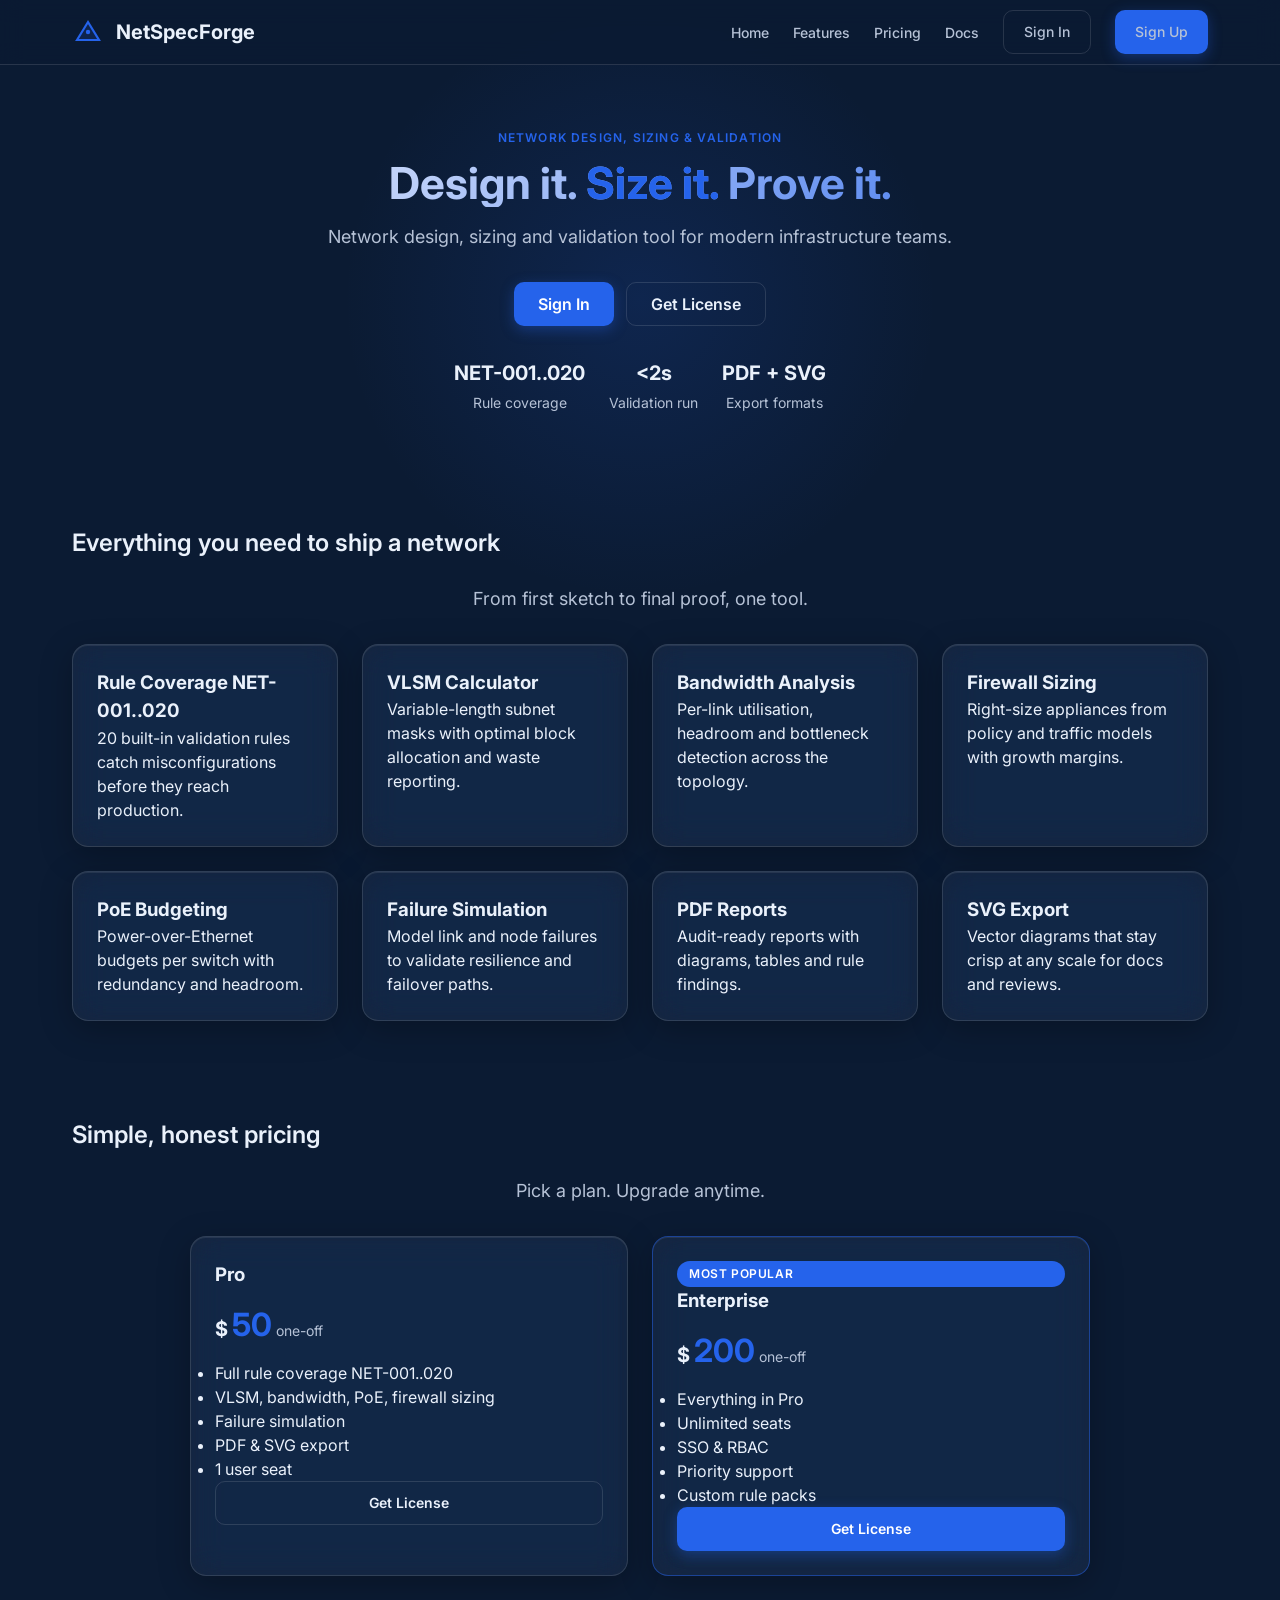
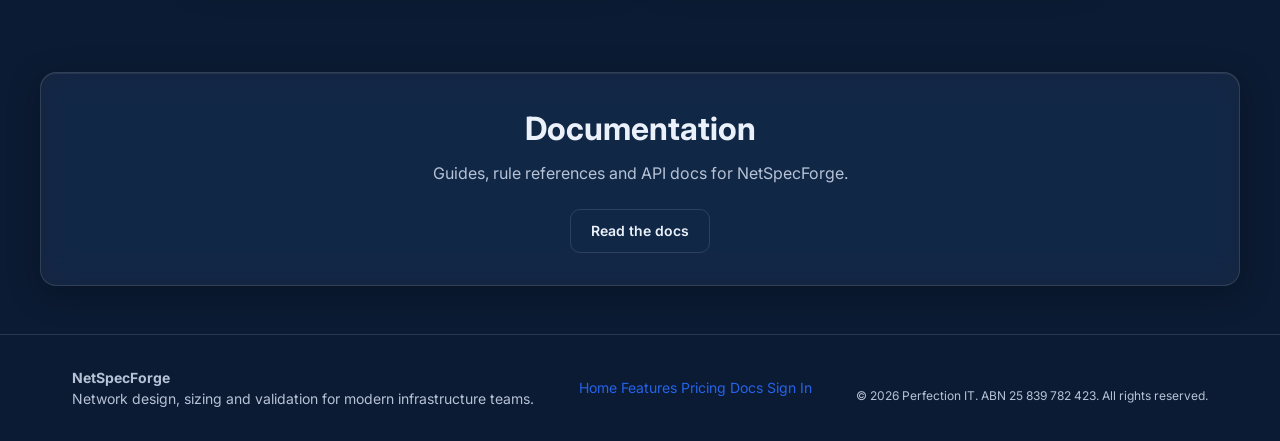
<file: index.html>
<!-- redeploy trigger -->

<!-- redeploy trigger -->
<html lang="en">
<head>
<meta charset="utf-8">
<meta name="viewport" content="width=device-width,initial-scale=1">
<meta name="description" content="NetSpecForge — network design, sizing and validation tool for modern infrastructure teams.">
<title>NetSpecForge — Design it. Size it. Prove it.</title>
<link rel="preconnect" href="https://fonts.googleapis.com">
<link rel="preconnect" href="https://fonts.gstatic.com" crossorigin>
<link href="https://fonts.googleapis.com/css2?family=Inter:wght@400;500;600;700;800&display=swap" rel="stylesheet">
<link rel="stylesheet" href="style.css">
</head>
<body>
<a class="skip-link" href="#main">Skip to content</a>

<header class="nav">
  <div class="container nav-inner">
    <a class="brand" href="index.html" aria-label="NetSpecForge home">
      <span class="brand-mark" aria-hidden="true">
        <svg width="28" height="28" viewBox="0 0 28 28" fill="none"><path d="M3 22 L14 4 L25 22 Z" stroke="#2563EB" stroke-width="2.2" fill="rgba(37,99,235,0.15)"/><circle cx="14" cy="14" r="2.2" fill="#2563EB"/></svg>
      </span>
      <span>NetSpecForge</span>
    </a>
    <nav aria-label="Primary">
      <button class="hamburger" id="hamburger" aria-label="Toggle menu" aria-expanded="false" aria-controls="nav-links">
        <span></span><span></span><span></span>
      </button>
      <ul class="nav-links" id="nav-links">
        <li><a href="index.html">Home</a></li>
        <li><a href="index.html#features">Features</a></li>
        <li><a href="index.html#pricing">Pricing</a></li>
        <li><a href="index.html#docs">Docs</a></li>
        <li><a href="https://licensing.netspecforge.perfection-it.com/signin.html" class="btn btn-ghost">Sign In</a></li>
        <li><a href="https://licensing.netspecforge.perfection-it.com/register.html" class="btn btn-primary">Sign Up</a></li>
      </ul>
    </nav>
  </div>
</header>

<main id="main">
  <section id="home" class="hero">
    <div class="container hero-inner">
      <span class="eyebrow reveal">Network design, sizing &amp; validation</span>
      <h1 class="reveal">Design it. <span class="accent">Size it.</span> Prove it.</h1>
      <p class="subhead reveal">Network design, sizing and validation tool for modern infrastructure teams.</p>
      <div class="hero-ctas reveal">
        <a class="btn btn-primary btn-lg" href="https://licensing.netspecforge.perfection-it.com/signin.html">Sign In</a>
        <a class="btn btn-outline btn-lg" href="https://licensing.netspecforge.perfection-it.com/signin.html">Get License</a>
      </div>
      <div class="hero-stats reveal">
        <div><strong>NET-001..020</strong> <span>Rule coverage</span></div>
        <div><strong>&lt;2s</strong> <span>Validation run</span></div>
        <div><strong>PDF + SVG</strong> <span>Export formats</span></div>
      </div>
    </div>
    <div class="hero-glow" aria-hidden="true"></div>
  </section>

  

  <section id="features" class="features">
    <div class="container">
      <h2 class="section-title reveal">Everything you need to ship a network</h2>
      <p class="section-sub reveal">From first sketch to final proof, one tool.</p>
      <div class="grid features-grid">
        <article class="card glass reveal"><h3>Rule Coverage NET-001..020</h3><p>20 built-in validation rules catch misconfigurations before they reach production.</p></article>
        <article class="card glass reveal"><h3>VLSM Calculator</h3><p>Variable-length subnet masks with optimal block allocation and waste reporting.</p></article>
        <article class="card glass reveal"><h3>Bandwidth Analysis</h3><p>Per-link utilisation, headroom and bottleneck detection across the topology.</p></article>
        <article class="card glass reveal"><h3>Firewall Sizing</h3><p>Right-size appliances from policy and traffic models with growth margins.</p></article>
        <article class="card glass reveal"><h3>PoE Budgeting</h3><p>Power-over-Ethernet budgets per switch with redundancy and headroom.</p></article>
        <article class="card glass reveal"><h3>Failure Simulation</h3><p>Model link and node failures to validate resilience and failover paths.</p></article>
        <article class="card glass reveal"><h3>PDF Reports</h3><p>Audit-ready reports with diagrams, tables and rule findings.</p></article>
        <article class="card glass reveal"><h3>SVG Export</h3><p>Vector diagrams that stay crisp at any scale for docs and reviews.</p></article>
      </div>
    </div>
  </section>

  <section id="pricing" class="pricing">
    <div class="container">
      <h2 class="section-title reveal">Simple, honest pricing</h2>
      <p class="section-sub reveal">Pick a plan. Upgrade anytime.</p>
      <div class="grid pricing-grid">
        <article class="card glass pricing-card reveal">
          <h3>Pro</h3>
          <div class="price"><span class="currency">$</span>50<span class="period"> one-off</span></div>
          <ul>
            <li>Full rule coverage NET-001..020</li>
            <li>VLSM, bandwidth, PoE, firewall sizing</li>
            <li>Failure simulation</li>
            <li>PDF &amp; SVG export</li>
            <li>1 user seat</li>
          </ul>
          <a class="btn btn-outline" href="https://licensing.netspecforge.perfection-it.com/signin.html">Get License</a>
        </article>
        <article class="card glass pricing-card featured reveal">
          <span class="badge">Most popular</span>
          <h3>Enterprise</h3>
          <div class="price"><span class="currency">$</span>200<span class="period"> one-off</span></div>
          <ul>
            <li>Everything in Pro</li>
            <li>Unlimited seats</li>
            <li>SSO &amp; RBAC</li>
            <li>Priority support</li>
            <li>Custom rule packs</li>
          </ul>
          <a class="btn btn-primary" href="https://licensing.netspecforge.perfection-it.com/signin.html">Get License</a>
        </article>
      </div>
    </div>
  </section>

  <section id="docs" class="docs">
    <div class="container glass docs-box reveal">
      <h2>Documentation</h2>
      <p>Guides, rule references and API docs for NetSpecForge.</p>
      <a class="btn btn-outline" href="docs.html">Read the docs</a>
    </div>
  </section>
</main>

<footer class="footer">
  <div class="container footer-inner">
    <div>
      <strong>NetSpecForge</strong>
      <p>Network design, sizing and validation for modern infrastructure teams.</p>
    </div>
    <nav aria-label="Footer">
      <a href="index.html">Home</a>
      <a href="index.html#features">Features</a>
      <a href="index.html#pricing">Pricing</a>
      <a href="index.html#docs">Docs</a>
      <a href="https://licensing.netspecforge.perfection-it.com/signin.html">Sign In</a>
    </nav>
    <p class="copy">&copy; <span id="year"></span> Perfection IT. ABN 25 839 782 423. All rights reserved.</p>
  </div>
</footer>

<script>
  // Mobile menu
  const ham = document.getElementById('hamburger');
  const links = document.getElementById('nav-links');
  const nav = document.querySelector('.nav');
  ham.addEventListener('click', () => {
    const open = links.classList.toggle('open');
    nav.classList.toggle('open', open);
    ham.setAttribute('aria-expanded', String(open));
  });
  links.querySelectorAll('a').forEach(a => a.addEventListener('click', () => {
    links.classList.remove('open');
    nav.classList.remove('open');
    ham.setAttribute('aria-expanded', 'false');
  }));

  // Year
  document.getElementById('year').textContent = new Date().getFullYear();

  // Smooth scroll (native already via CSS, but enhance offset)
  document.querySelectorAll('a[href^="#"]').forEach(a => {
    a.addEventListener('click', e => {
      const id = a.getAttribute('href');
      if (id.length > 1) {
        const el = document.querySelector(id);
        if (el) { e.preventDefault(); el.scrollIntoView({ behavior: 'smooth', block: 'start' }); }
      }
    });
  });

  // Reveal on scroll
  const io = new IntersectionObserver((entries) => {
    entries.forEach(e => { if (e.isIntersecting) { e.target.classList.add('visible'); io.unobserve(e.target); } });
  }, { threshold: 0.12, rootMargin: '0px 0px -40px 0px' });
  document.querySelectorAll('.reveal').forEach(el => io.observe(el));
</script>
</body>
</html>
</file>
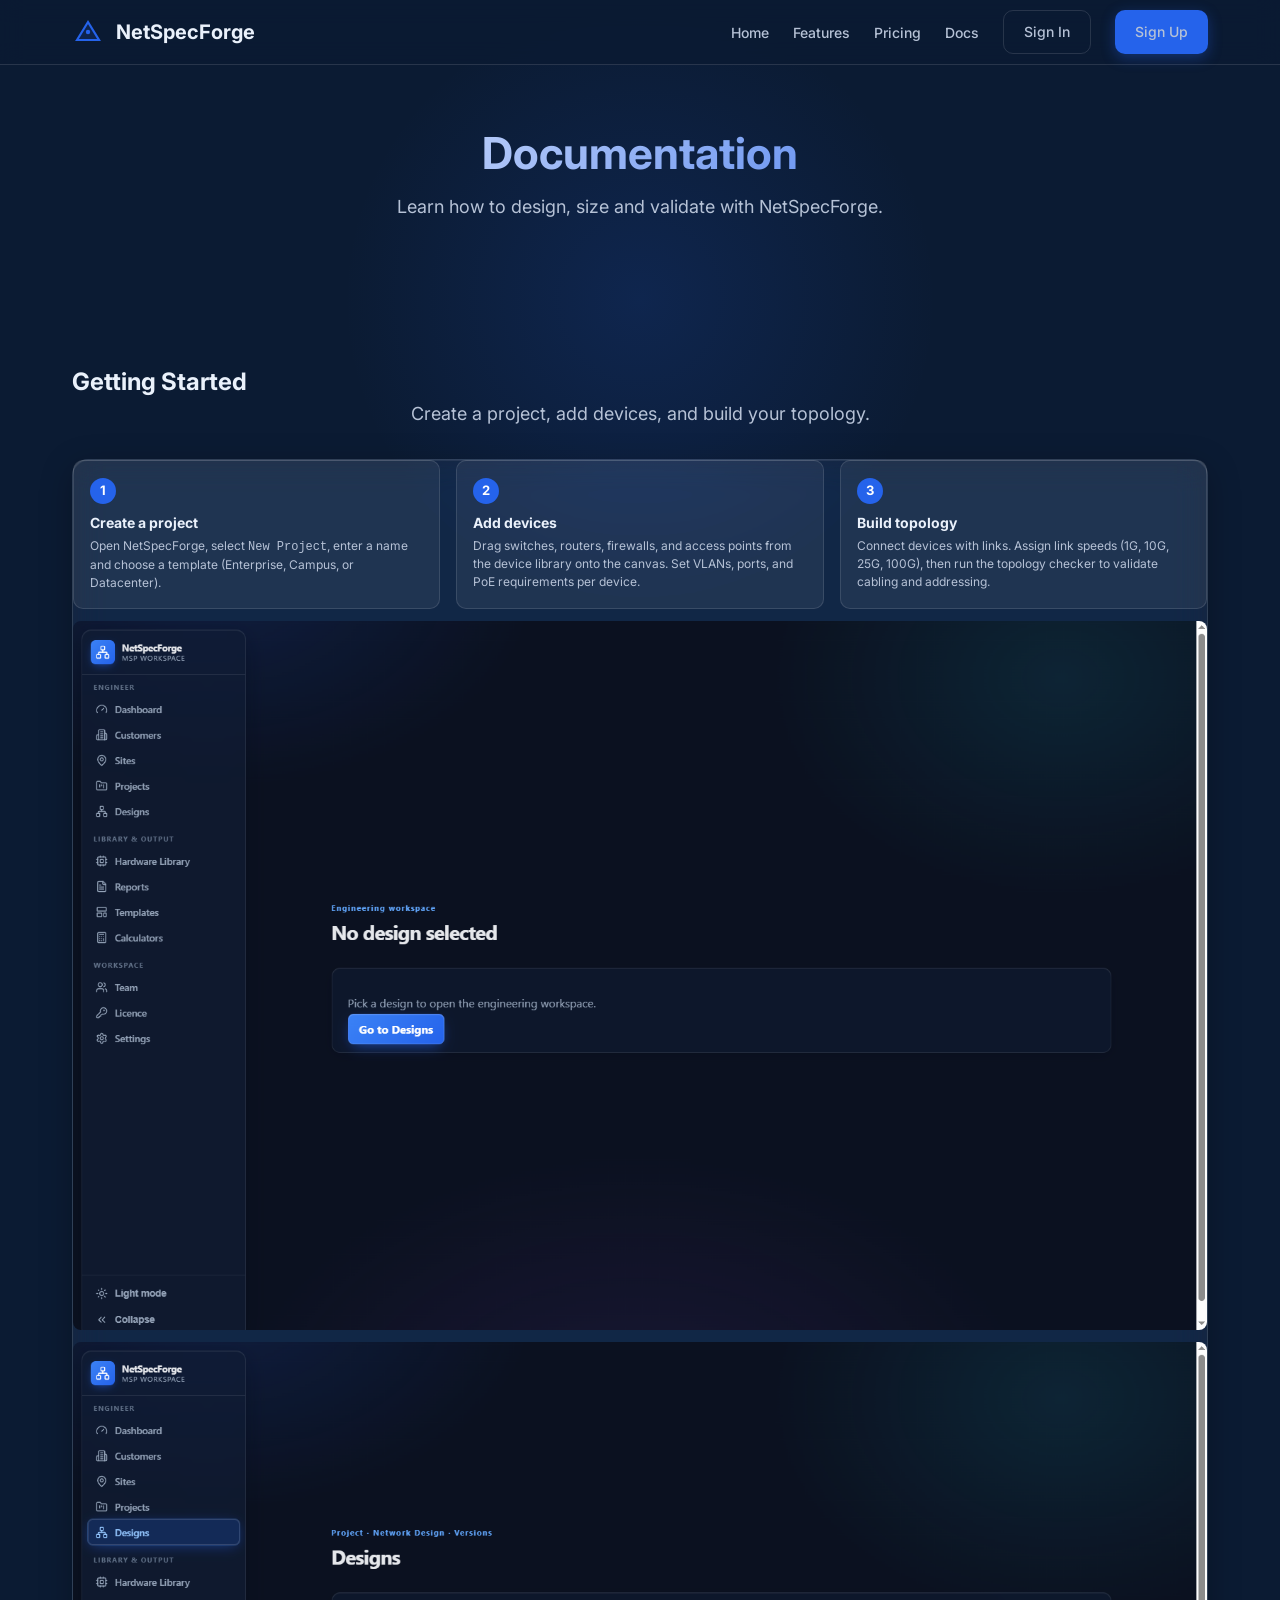
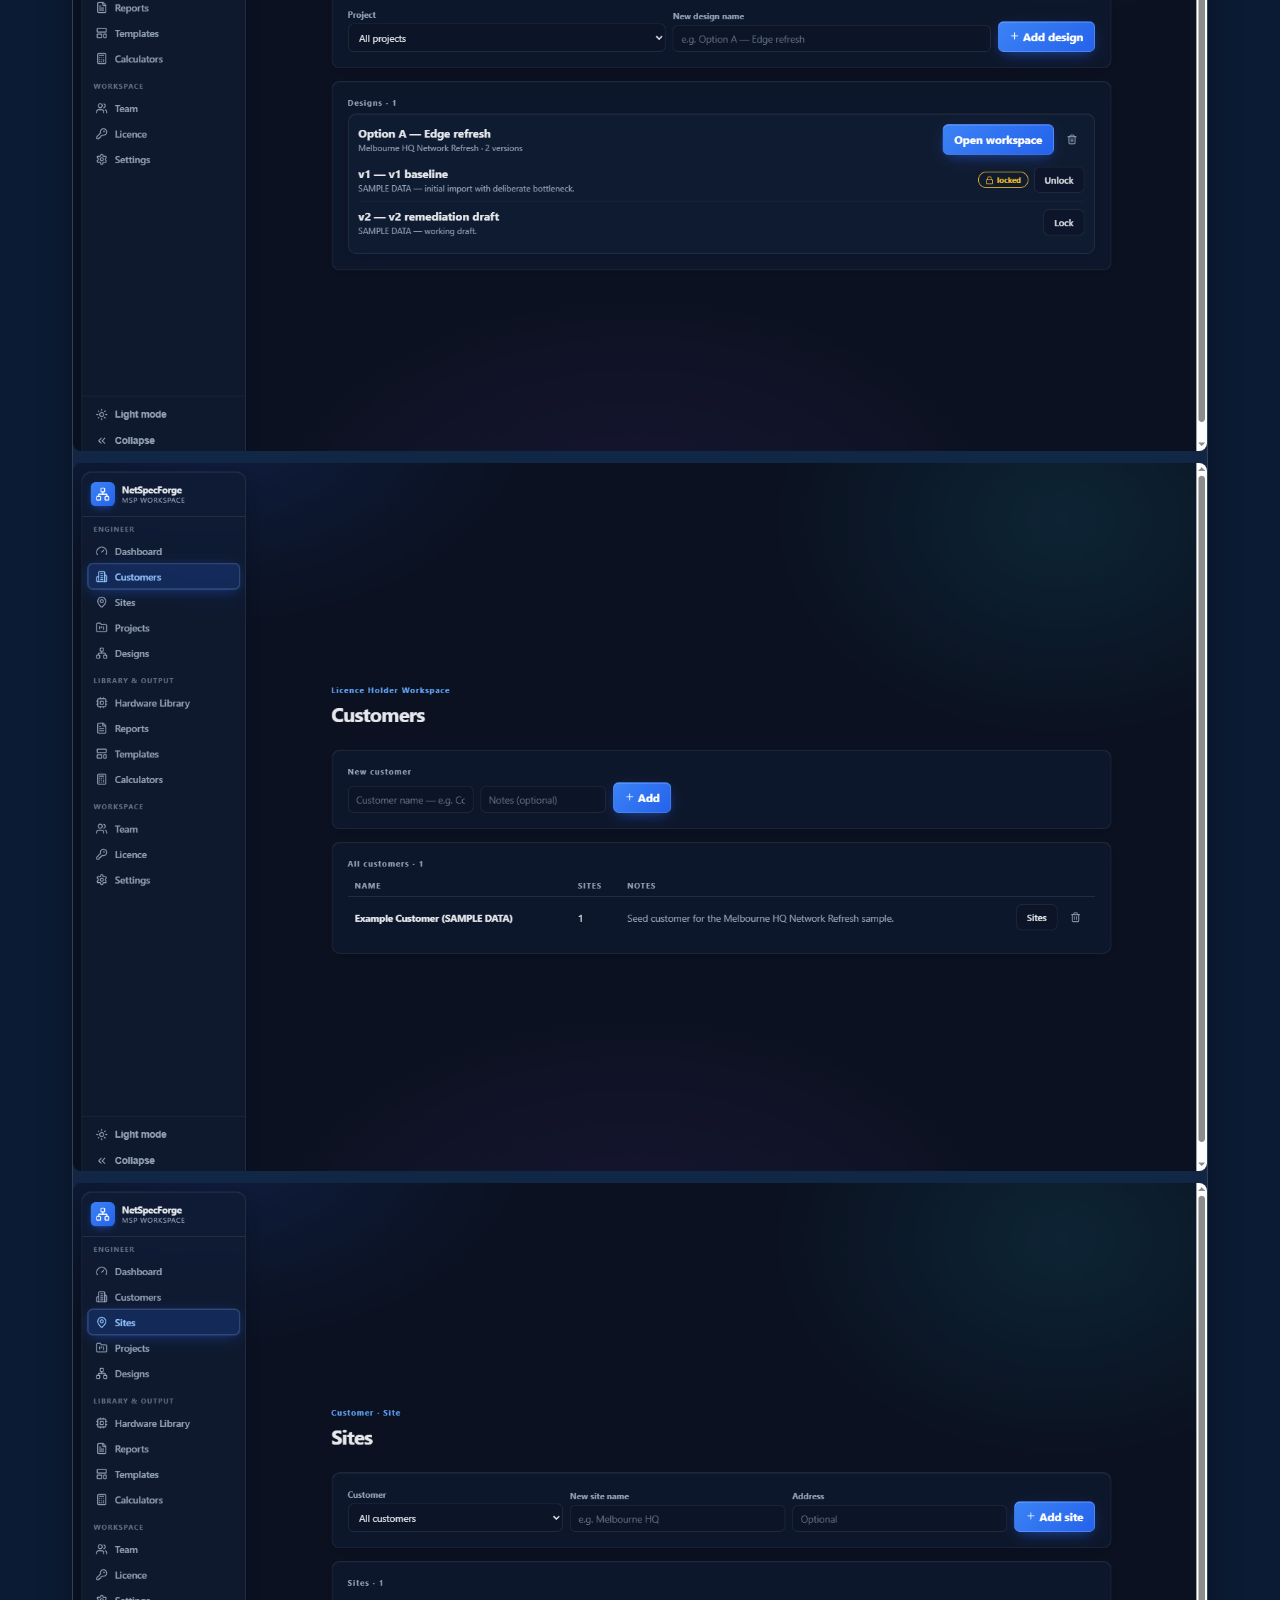
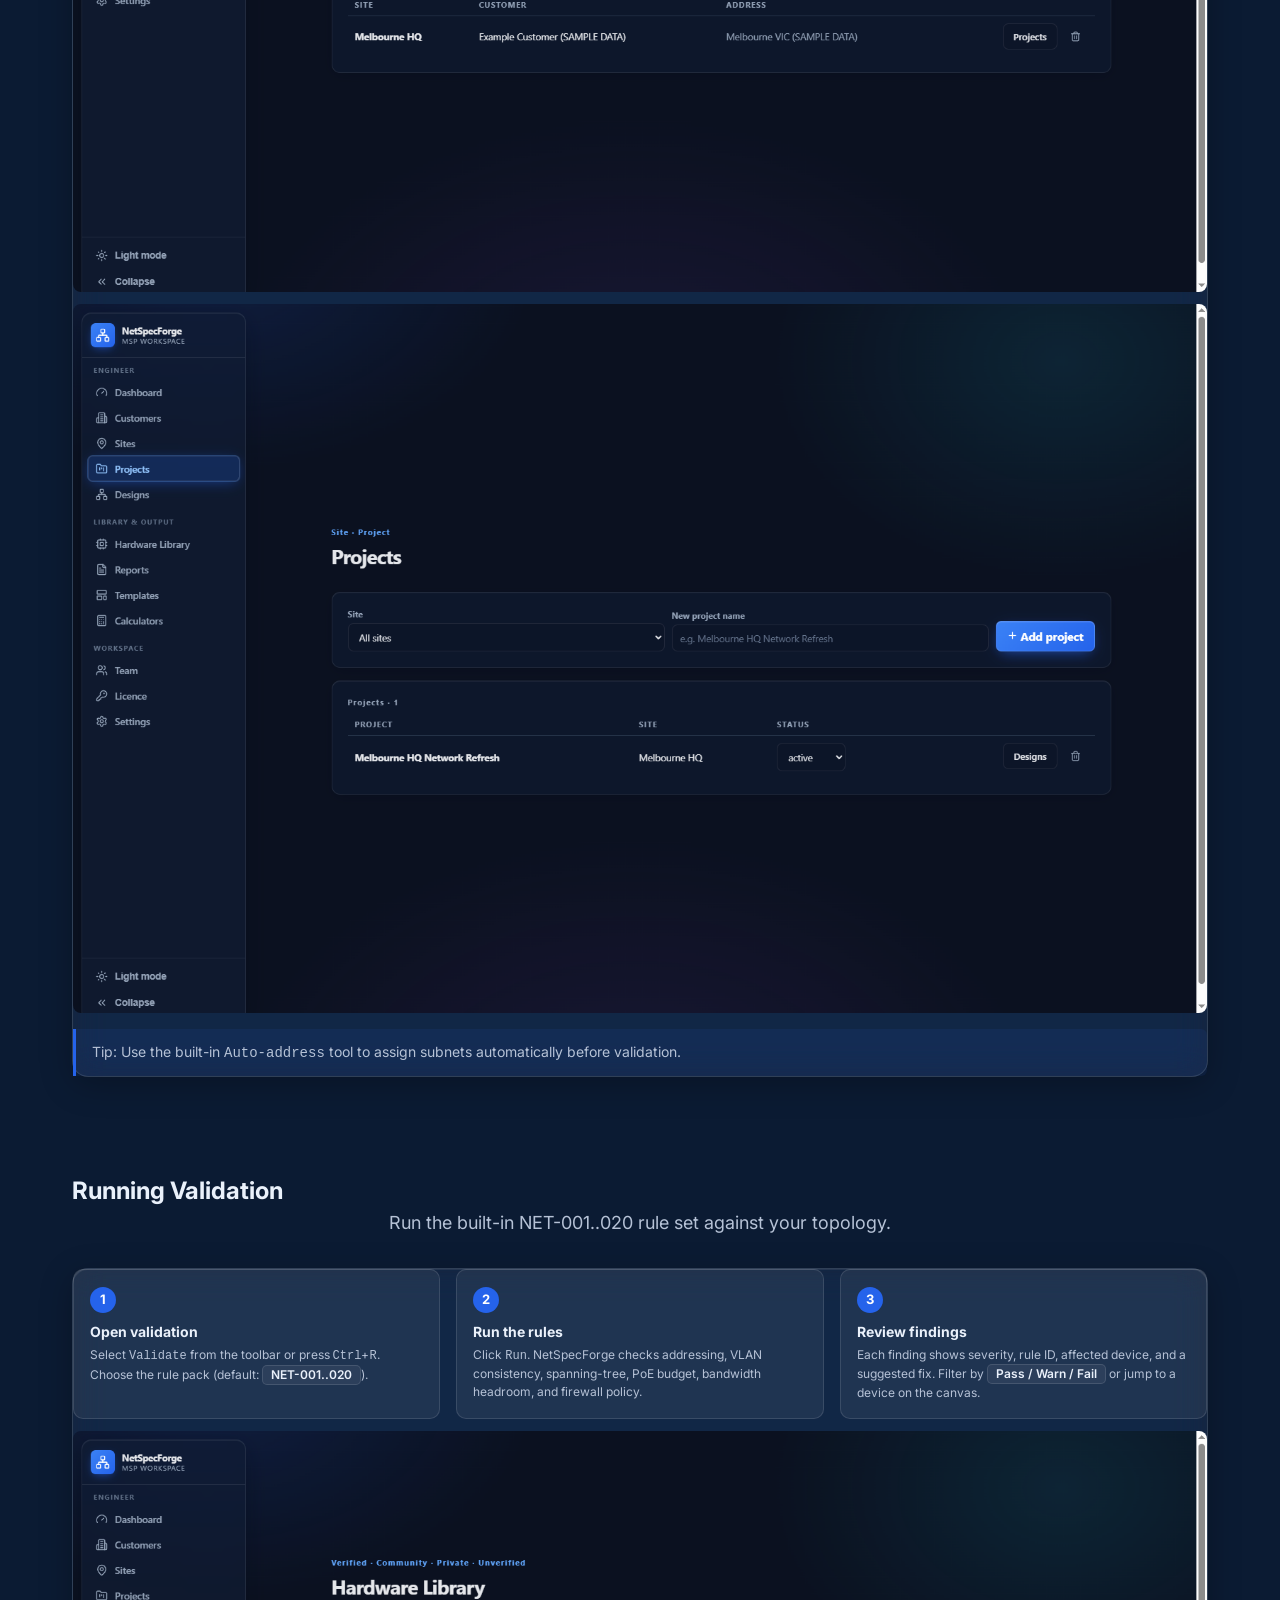
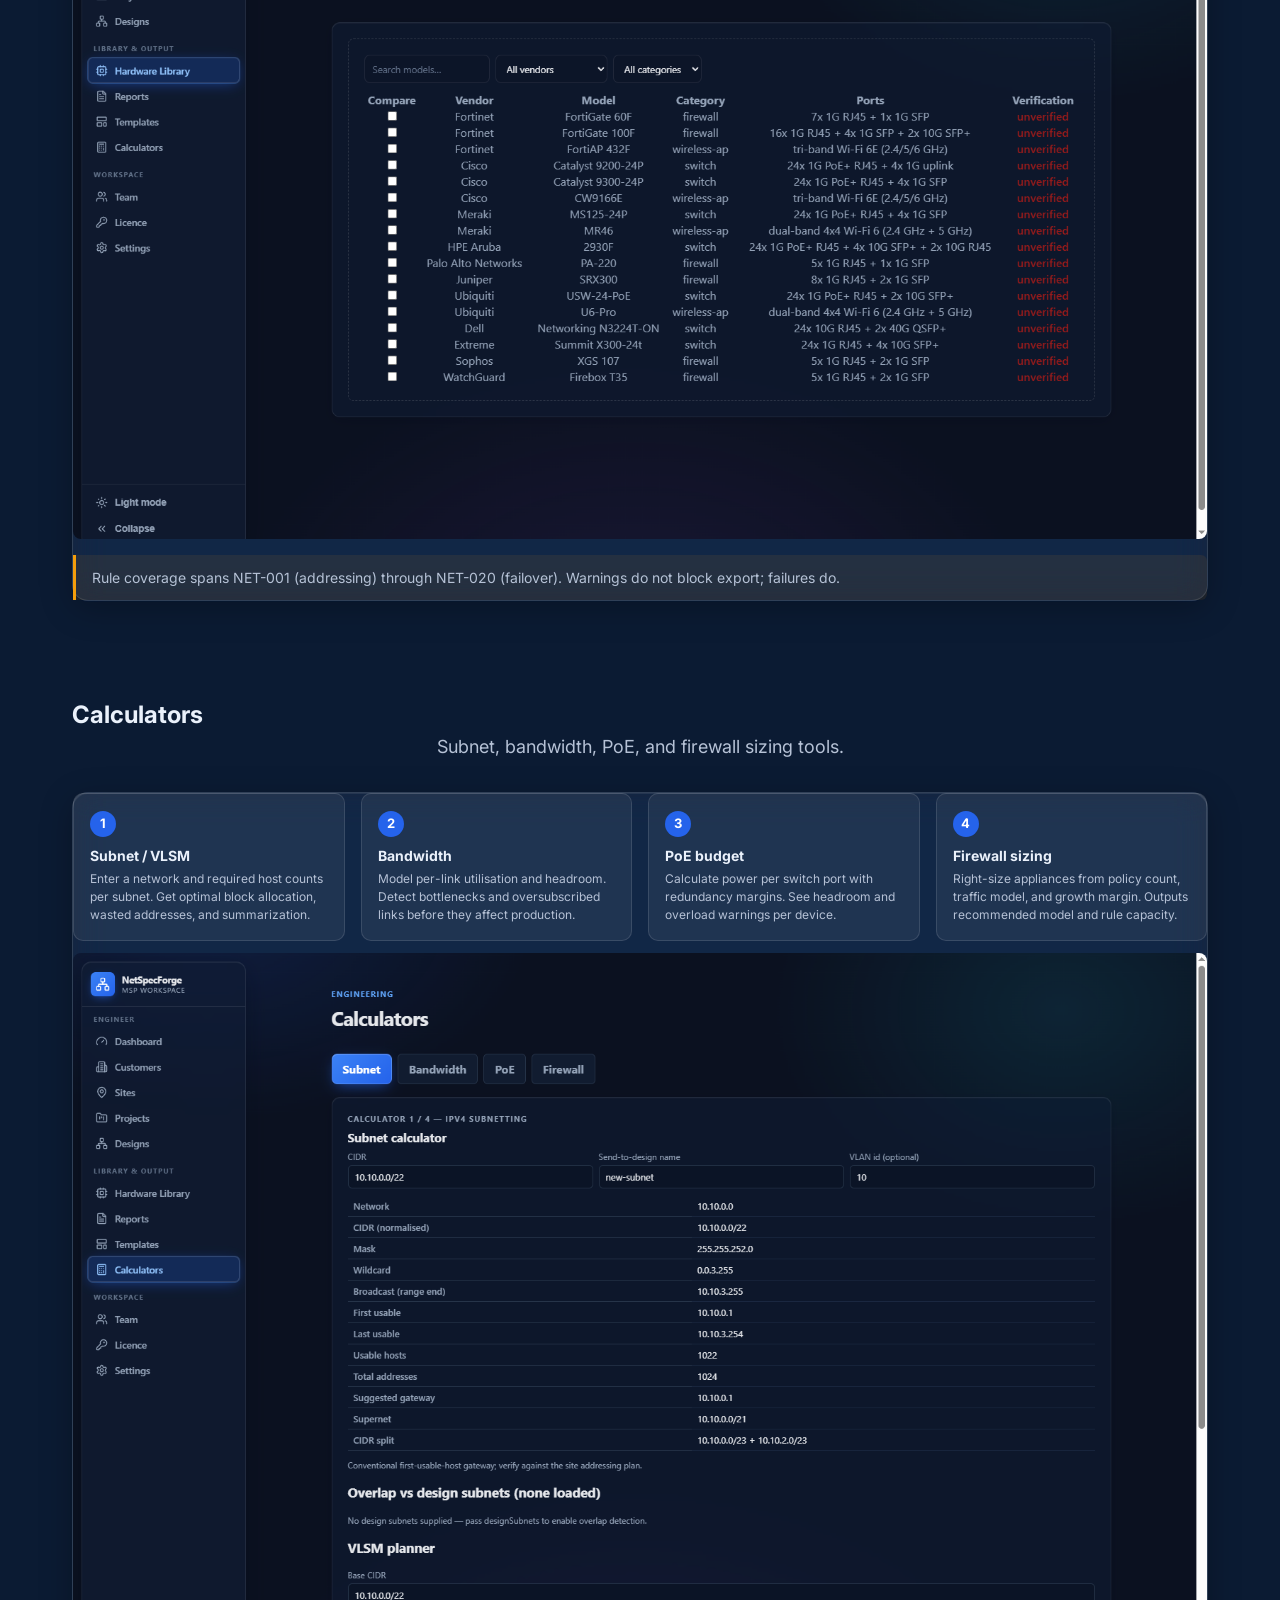
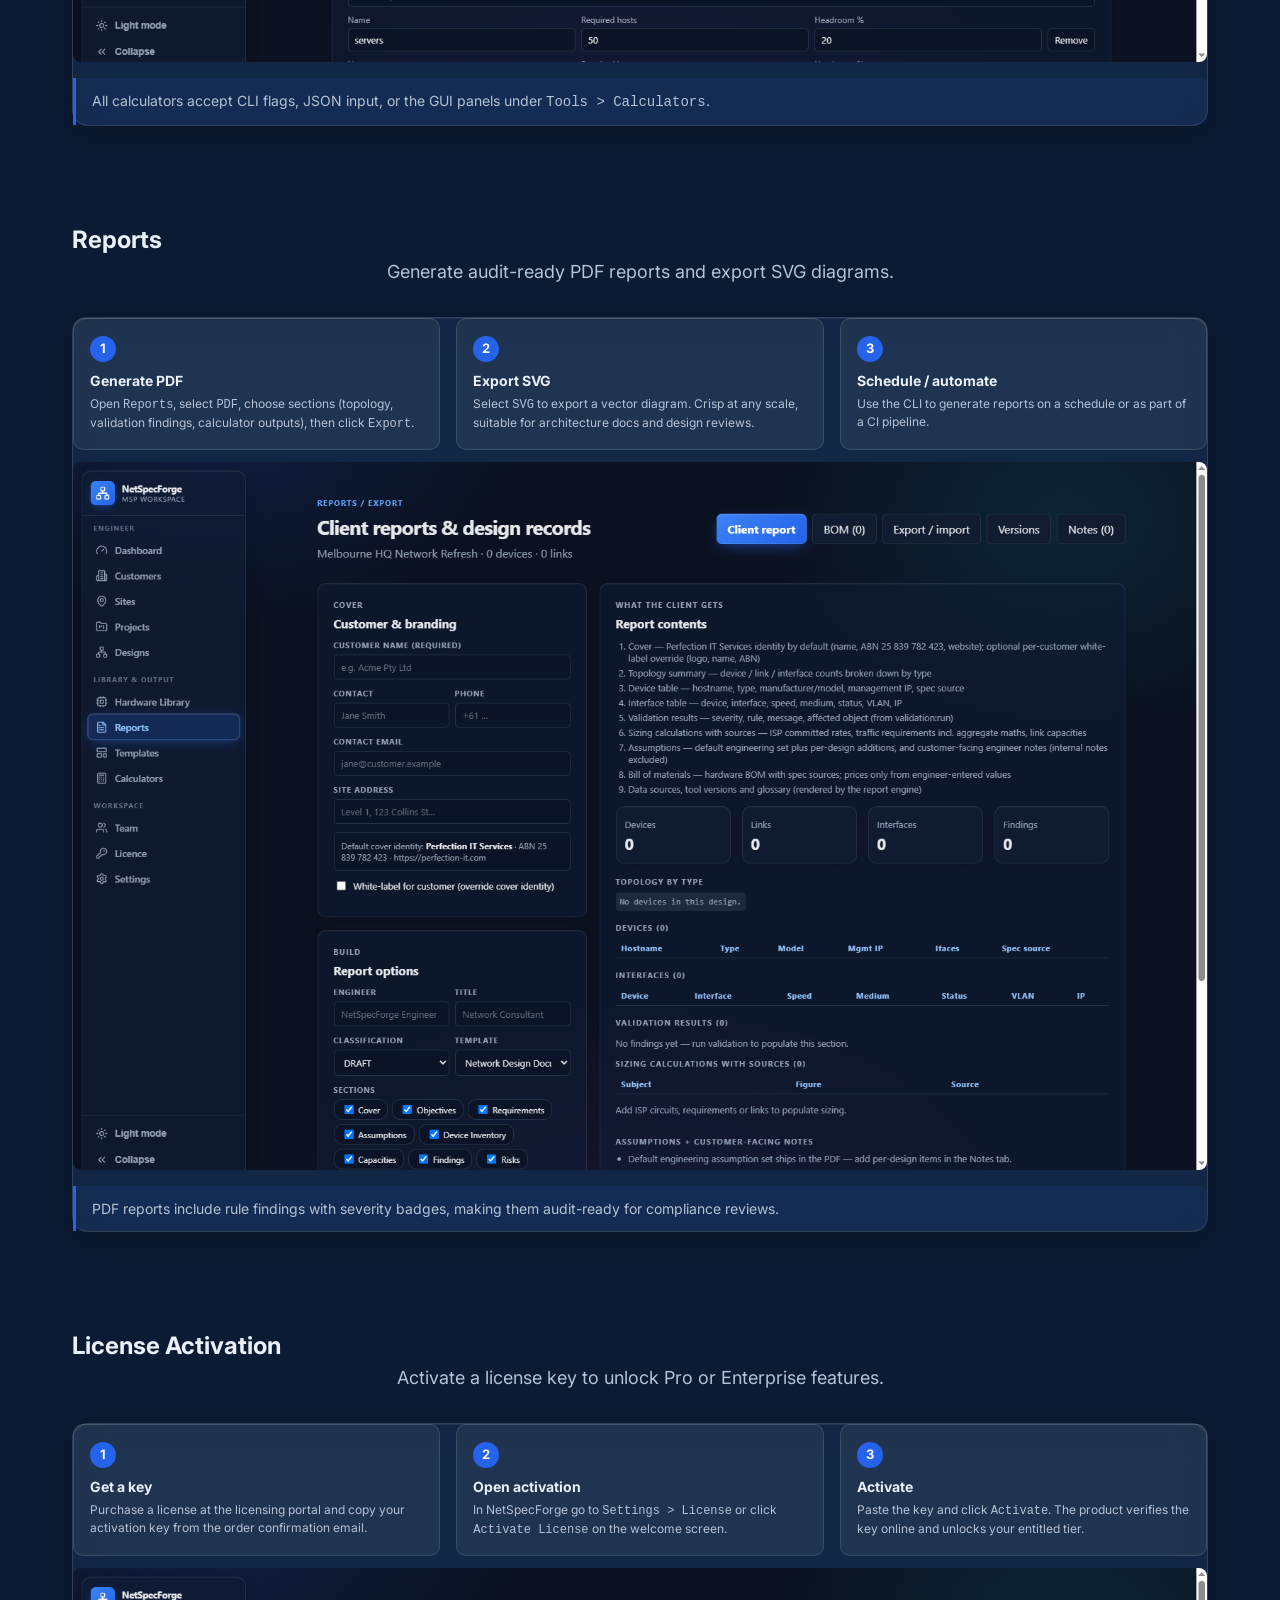
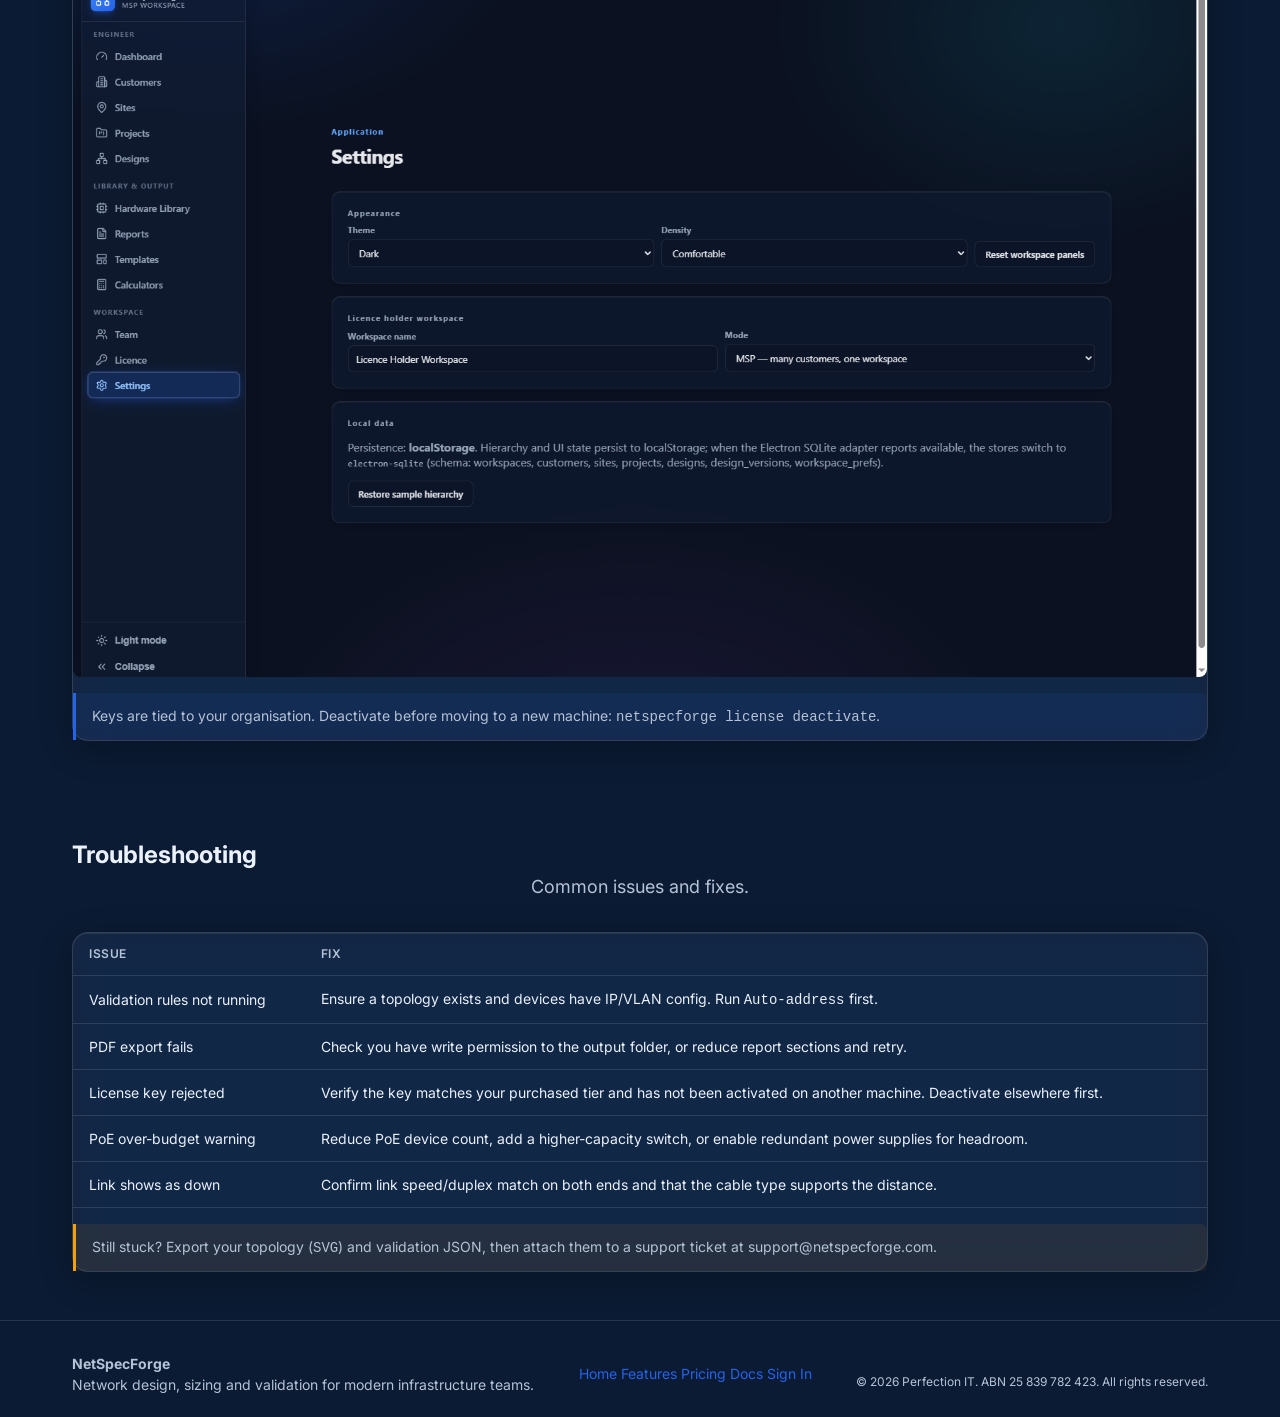
<file: docs.html>
<!doctype html>
<html lang="en">
<head>
<meta charset="utf-8">
<meta name="viewport" content="width=device-width,initial-scale=1">
<meta name="description" content="Learn how to design, size and validate networks with NetSpecForge. Getting started, validation rules NET-001..020, calculators, reports, license activation, troubleshooting.">
<title>Documentation | NetSpecForge</title>
<link rel="preconnect" href="https://fonts.googleapis.com">
<link rel="preconnect" href="https://fonts.gstatic.com" crossorigin>
<link href="https://fonts.googleapis.com/css2?family=Inter:wght@400;500;600;700;800&display=swap" rel="stylesheet">
<link rel="stylesheet" href="style.css">
</head>
<body>
<a class="skip" href="#main">Skip to content</a>

<header class="nav">
  <div class="container nav-inner">
    <a class="brand" href="index.html" aria-label="NetSpecForge home">
      <span class="brand-mark" aria-hidden="true">
        <svg width="28" height="28" viewBox="0 0 28 28" fill="none"><path d="M3 22 L14 4 L25 22 Z" stroke="#2563EB" stroke-width="2.2" fill="rgba(37,99,235,0.15)"/><circle cx="14" cy="14" r="2.2" fill="#2563EB"/></svg>
      </span>
      <span>NetSpecForge</span>
    </a>
    <button class="hamburger" id="hamburger" aria-label="Toggle menu" aria-expanded="false" aria-controls="nav-links">
      <span></span><span></span><span></span>
    </button>
    <ul class="nav-links" id="nav-links">
      <li><a href="index.html">Home</a></li>
      <li><a href="index.html#features">Features</a></li>
      <li><a href="pricing.html">Pricing</a></li>
      <li><a href="docs.html" aria-current="page">Docs</a></li>
      <li><a href="https://licensing.netspecforge.perfection-it.com/signin.html" class="btn btn-ghost">Sign In</a></li>
      <li><a href="https://licensing.netspecforge.perfection-it.com/register.html" class="btn btn-primary">Sign Up</a></li>
    </ul>
  </div>
</header>

<header class="hero">
  <div class="container hero-inner">
    <h1>Documentation</h1>
    <p>Learn how to design, size and validate with NetSpecForge.</p>
  </div>
  <div class="hero-glow" aria-hidden="true"></div>
</header>

<main id="main">
  <section id="getting-started" class="section">
    <div class="container">
      <h2>Getting Started</h2>
      <p class="section-sub">Create a project, add devices, and build your topology.</p>
      <div class="glass">
        <div class="step-grid">
          <article class="step">
            <span class="num">1</span>
            <h4>Create a project</h4>
            <p>Open NetSpecForge, select <kbd>New Project</kbd>, enter a name and choose a template (Enterprise, Campus, or Datacenter).</p>
          </article>
          <article class="step">
            <span class="num">2</span>
            <h4>Add devices</h4>
            <p>Drag switches, routers, firewalls, and access points from the device library onto the canvas. Set VLANs, ports, and PoE requirements per device.</p>
          </article>
          <article class="step">
            <span class="num">3</span>
            <h4>Build topology</h4>
            <p>Connect devices with links. Assign link speeds (1G, 10G, 25G, 100G), then run the topology checker to validate cabling and addressing.</p>
          </article>
        </div>
        <img src="images/workspace.png" alt="NetSpecForge workspace" style="width:100%;border-radius:8px;margin-top:12px">
        <img src="images/designs.png" alt="NetSpecForge designs" style="width:100%;border-radius:8px;margin-top:12px">
        <img src="images/customers.png" alt="NetSpecForge customers" style="width:100%;border-radius:8px;margin-top:12px">
        <img src="images/sites.png" alt="NetSpecForge sites" style="width:100%;border-radius:8px;margin-top:12px">
        <img src="images/projects.png" alt="NetSpecForge projects" style="width:100%;border-radius:8px;margin-top:12px">
        <div class="note">Tip: Use the built-in <kbd>Auto-address</kbd> tool to assign subnets automatically before validation.</div>
      </div>
    </div>
  </section>

  <section id="running-validation" class="section">
    <div class="container">
      <h2>Running Validation</h2>
      <p class="section-sub">Run the built-in NET-001..020 rule set against your topology.</p>
      <div class="glass">
        <div class="step-grid">
          <article class="step">
            <span class="num">1</span>
            <h4>Open validation</h4>
            <p>Select <kbd>Validate</kbd> from the toolbar or press <kbd>Ctrl</kbd>+<kbd>R</kbd>. Choose the rule pack (default: <span class="kbd">NET-001..020</span>).</p>
          </article>
          <article class="step">
            <span class="num">2</span>
            <h4>Run the rules</h4>
            <p>Click <kbd>Run</kbd>. NetSpecForge checks addressing, VLAN consistency, spanning-tree, PoE budget, bandwidth headroom, and firewall policy.</p>
          </article>
          <article class="step">
            <span class="num">3</span>
            <h4>Review findings</h4>
            <p>Each finding shows severity, rule ID, affected device, and a suggested fix. Filter by <span class="kbd">Pass / Warn / Fail</span> or jump to a device on the canvas.</p>
          </article>
        </div>
        <img src="images/hardware.png" alt="NetSpecForge validation" style="width:100%;border-radius:8px;margin-top:12px">
        <div class="note warn-box">Rule coverage spans NET-001 (addressing) through NET-020 (failover). Warnings do not block export; failures do.</div>
      </div>
    </div>
  </section>

  <section id="calculators" class="section">
    <div class="container">
      <h2>Calculators</h2>
      <p class="section-sub">Subnet, bandwidth, PoE, and firewall sizing tools.</p>
      <div class="glass">
        <div class="step-grid">
          <article class="step">
            <span class="num">1</span>
            <h4>Subnet / VLSM</h4>
            <p>Enter a network and required host counts per subnet. Get optimal block allocation, wasted addresses, and summarization.</p>
          </article>
          <article class="step">
            <span class="num">2</span>
            <h4>Bandwidth</h4>
            <p>Model per-link utilisation and headroom. Detect bottlenecks and oversubscribed links before they affect production.</p>
          </article>
          <article class="step">
            <span class="num">3</span>
            <h4>PoE budget</h4>
            <p>Calculate power per switch port with redundancy margins. See headroom and overload warnings per device.</p>
          </article>
          <article class="step">
            <span class="num">4</span>
            <h4>Firewall sizing</h4>
            <p>Right-size appliances from policy count, traffic model, and growth margin. Outputs recommended model and rule capacity.</p>
          </article>
        </div>
        <img src="images/calculators.png" alt="NetSpecForge calculators" style="width:100%;border-radius:8px;margin-top:12px">
        <div class="note">All calculators accept CLI flags, JSON input, or the GUI panels under <kbd>Tools &gt; Calculators</kbd>.</div>
      </div>
    </div>
  </section>

  <section id="reports" class="section">
    <div class="container">
      <h2>Reports</h2>
      <p class="section-sub">Generate audit-ready PDF reports and export SVG diagrams.</p>
      <div class="glass">
        <div class="step-grid">
          <article class="step">
            <span class="num">1</span>
            <h4>Generate PDF</h4>
            <p>Open <kbd>Reports</kbd>, select <kbd>PDF</kbd>, choose sections (topology, validation findings, calculator outputs), then click <kbd>Export</kbd>.</p>
          </article>
          <article class="step">
            <span class="num">2</span>
            <h4>Export SVG</h4>
            <p>Select <kbd>SVG</kbd> to export a vector diagram. Crisp at any scale, suitable for architecture docs and design reviews.</p>
          </article>
          <article class="step">
            <span class="num">3</span>
            <h4>Schedule / automate</h4>
            <p>Use the CLI to generate reports on a schedule or as part of a CI pipeline.</p>
          </article>
        </div>
        <img src="images/reports.png" alt="NetSpecForge reports" style="width:100%;border-radius:8px;margin-top:12px">
        <div class="note">PDF reports include rule findings with severity badges, making them audit-ready for compliance reviews.</div>
      </div>
    </div>
  </section>

  <section id="license-activation" class="section">
    <div class="container">
      <h2>License Activation</h2>
      <p class="section-sub">Activate a license key to unlock Pro or Enterprise features.</p>
      <div class="glass">
        <div class="step-grid">
          <article class="step">
            <span class="num">1</span>
            <h4>Get a key</h4>
            <p>Purchase a license at the licensing portal and copy your activation key from the order confirmation email.</p>
          </article>
          <article class="step">
            <span class="num">2</span>
            <h4>Open activation</h4>
            <p>In NetSpecForge go to <kbd>Settings &gt; License</kbd> or click <kbd>Activate License</kbd> on the welcome screen.</p>
          </article>
          <article class="step">
            <span class="num">3</span>
            <h4>Activate</h4>
            <p>Paste the key and click <kbd>Activate</kbd>. The product verifies the key online and unlocks your entitled tier.</p>
          </article>
        </div>
        <img src="images/settings.png" alt="NetSpecForge settings" style="width:100%;border-radius:8px;margin-top:12px">
        <div class="note">Keys are tied to your organisation. Deactivate before moving to a new machine: <kbd>netspecforge license deactivate</kbd>.</div>
      </div>
    </div>
  </section>

  <section id="troubleshooting" class="section">
    <div class="container">
      <h2>Troubleshooting</h2>
      <p class="section-sub">Common issues and fixes.</p>
      <div class="glass">
        <table class="table">
          <thead>
            <tr>
              <th>Issue</th>
              <th>Fix</th>
            </tr>
          </thead>
          <tbody>
            <tr>
              <td>Validation rules not running</td>
              <td>Ensure a topology exists and devices have IP/VLAN config. Run <kbd>Auto-address</kbd> first.</td>
            </tr>
            <tr>
              <td>PDF export fails</td>
              <td>Check you have write permission to the output folder, or reduce report sections and retry.</td>
            </tr>
            <tr>
              <td>License key rejected</td>
              <td>Verify the key matches your purchased tier and has not been activated on another machine. Deactivate elsewhere first.</td>
            </tr>
            <tr>
              <td>PoE over-budget warning</td>
              <td>Reduce PoE device count, add a higher-capacity switch, or enable redundant power supplies for headroom.</td>
            </tr>
            <tr>
              <td>Link shows as down</td>
              <td>Confirm link speed/duplex match on both ends and that the cable type supports the distance.</td>
            </tr>
          </tbody>
        </table>
        <div class="note warn-box mt-16">Still stuck? Export your topology (<kbd>SVG</kbd>) and validation JSON, then attach them to a support ticket at support@netspecforge.com.</div>
      </div>
    </div>
  </section>
</main>

<footer class="footer">
  <div class="container footer-inner">
    <div>
      <strong>NetSpecForge</strong>
      <p>Network design, sizing and validation for modern infrastructure teams.</p>
    </div>
    <nav aria-label="Footer">
      <a href="index.html">Home</a>
      <a href="index.html#features">Features</a>
      <a href="pricing.html">Pricing</a>
      <a href="docs.html" aria-current="page">Docs</a>
      <a href="https://licensing.netspecforge.perfection-it.com/signin.html">Sign In</a>
    </nav>
    <p class="copy">&copy; <span id="year"></span> Perfection IT. ABN 25 839 782 423. All rights reserved.</p>
  </div>
</footer>

<script>
  const ham = document.getElementById('hamburger');
  const links = document.getElementById('nav-links');
  const nav = document.querySelector('.nav');
  if (ham && links) {
    ham.addEventListener('click', () => {
      const open = links.classList.toggle('open');
      nav.classList.toggle('open', open);
      ham.setAttribute('aria-expanded', String(open));
    });
    links.querySelectorAll('a').forEach((a) => {
      a.addEventListener('click', () => {
        links.classList.remove('open');
        nav.classList.remove('open');
        ham.setAttribute('aria-expanded', 'false');
      });
    });
  }
  document.getElementById('year').textContent = new Date().getFullYear();
  function copyCode(id) {
    const block = document.getElementById(id);
    const text = block.querySelector('pre').textContent;
    navigator.clipboard.writeText(text).then(() => {
      const btn = block.querySelector('.copy-btn');
      const old = btn.textContent;
      btn.textContent = 'Copied';
      setTimeout(() => { btn.textContent = old; }, 1600);
    });
  }
  document.querySelectorAll('a[href^="#"]').forEach((a) => {
    a.addEventListener('click', (e) => {
      const id = a.getAttribute('href');
      if (id.length > 1) {
        const el = document.querySelector(id);
        if (el) { e.preventDefault(); el.scrollIntoView({ behavior: 'smooth', block: 'start' }); }
      }
    });
  });
</script>
</body>
</html>
</file>
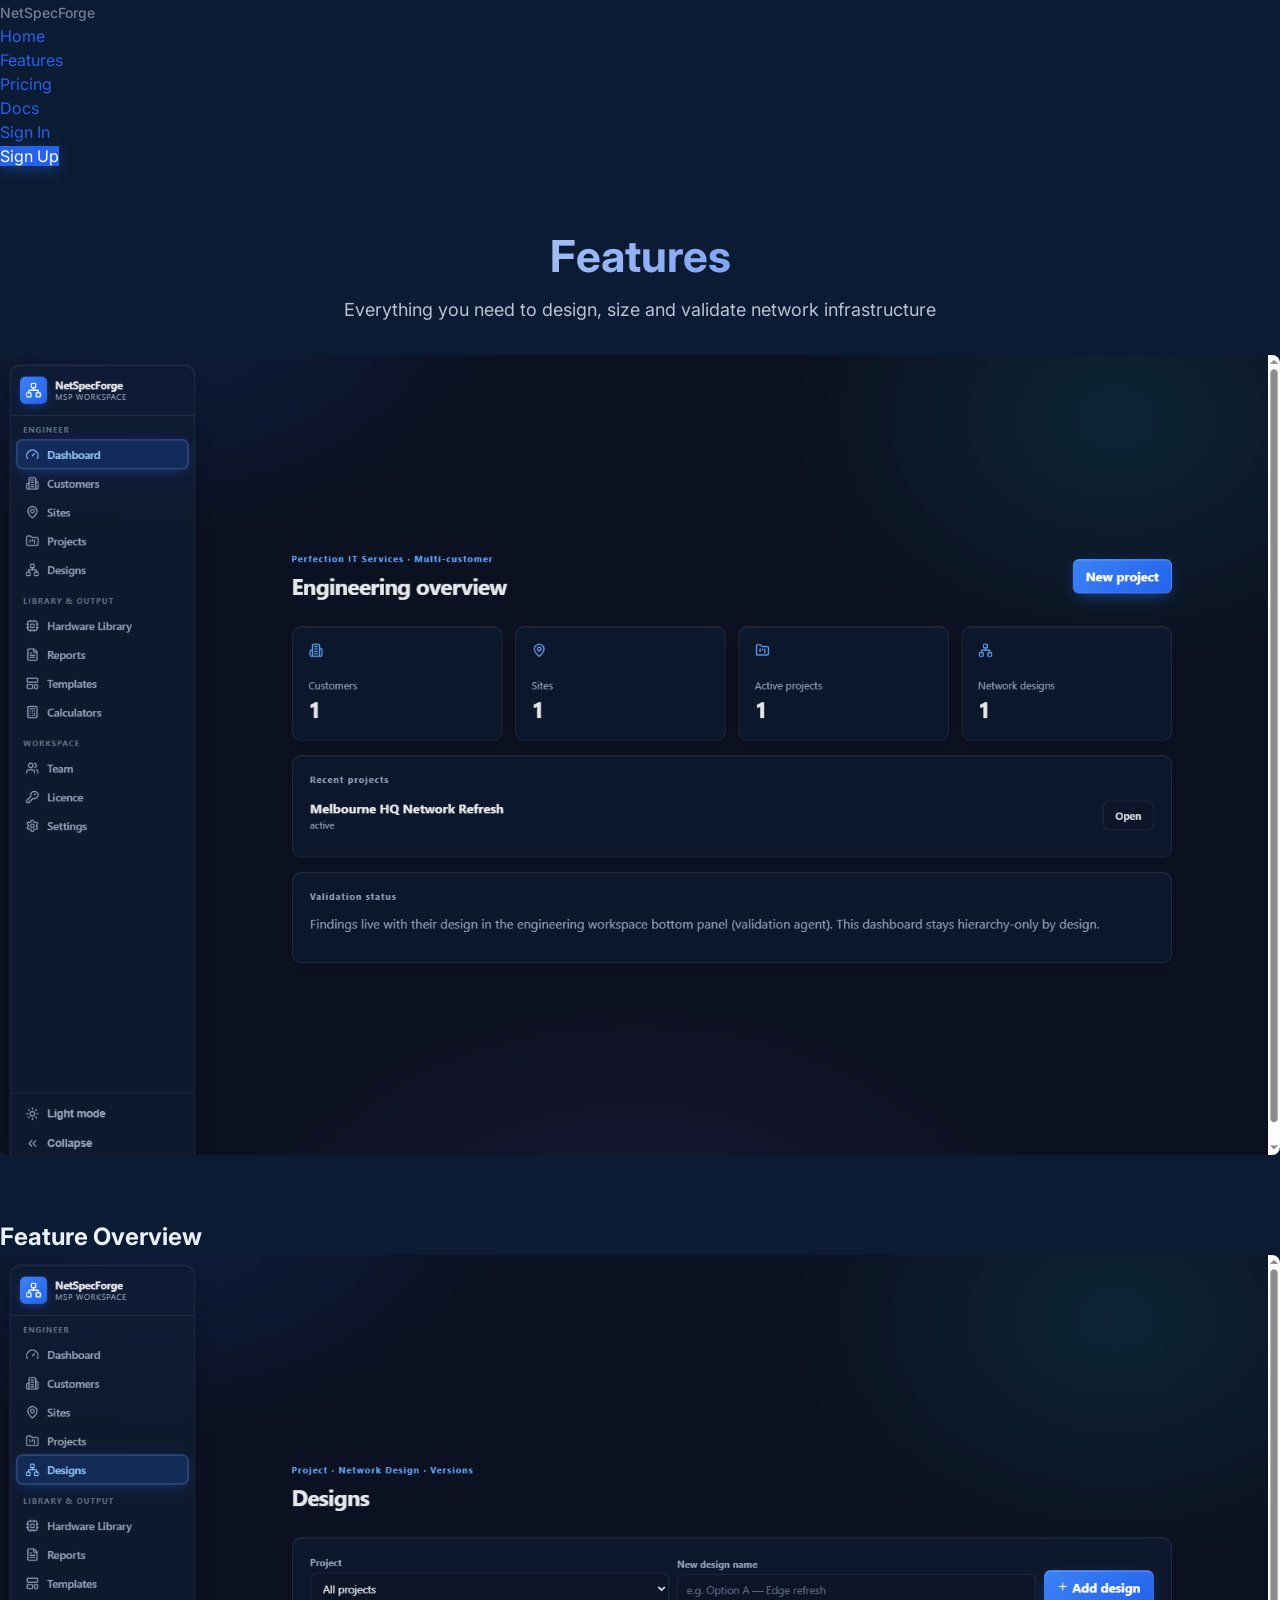
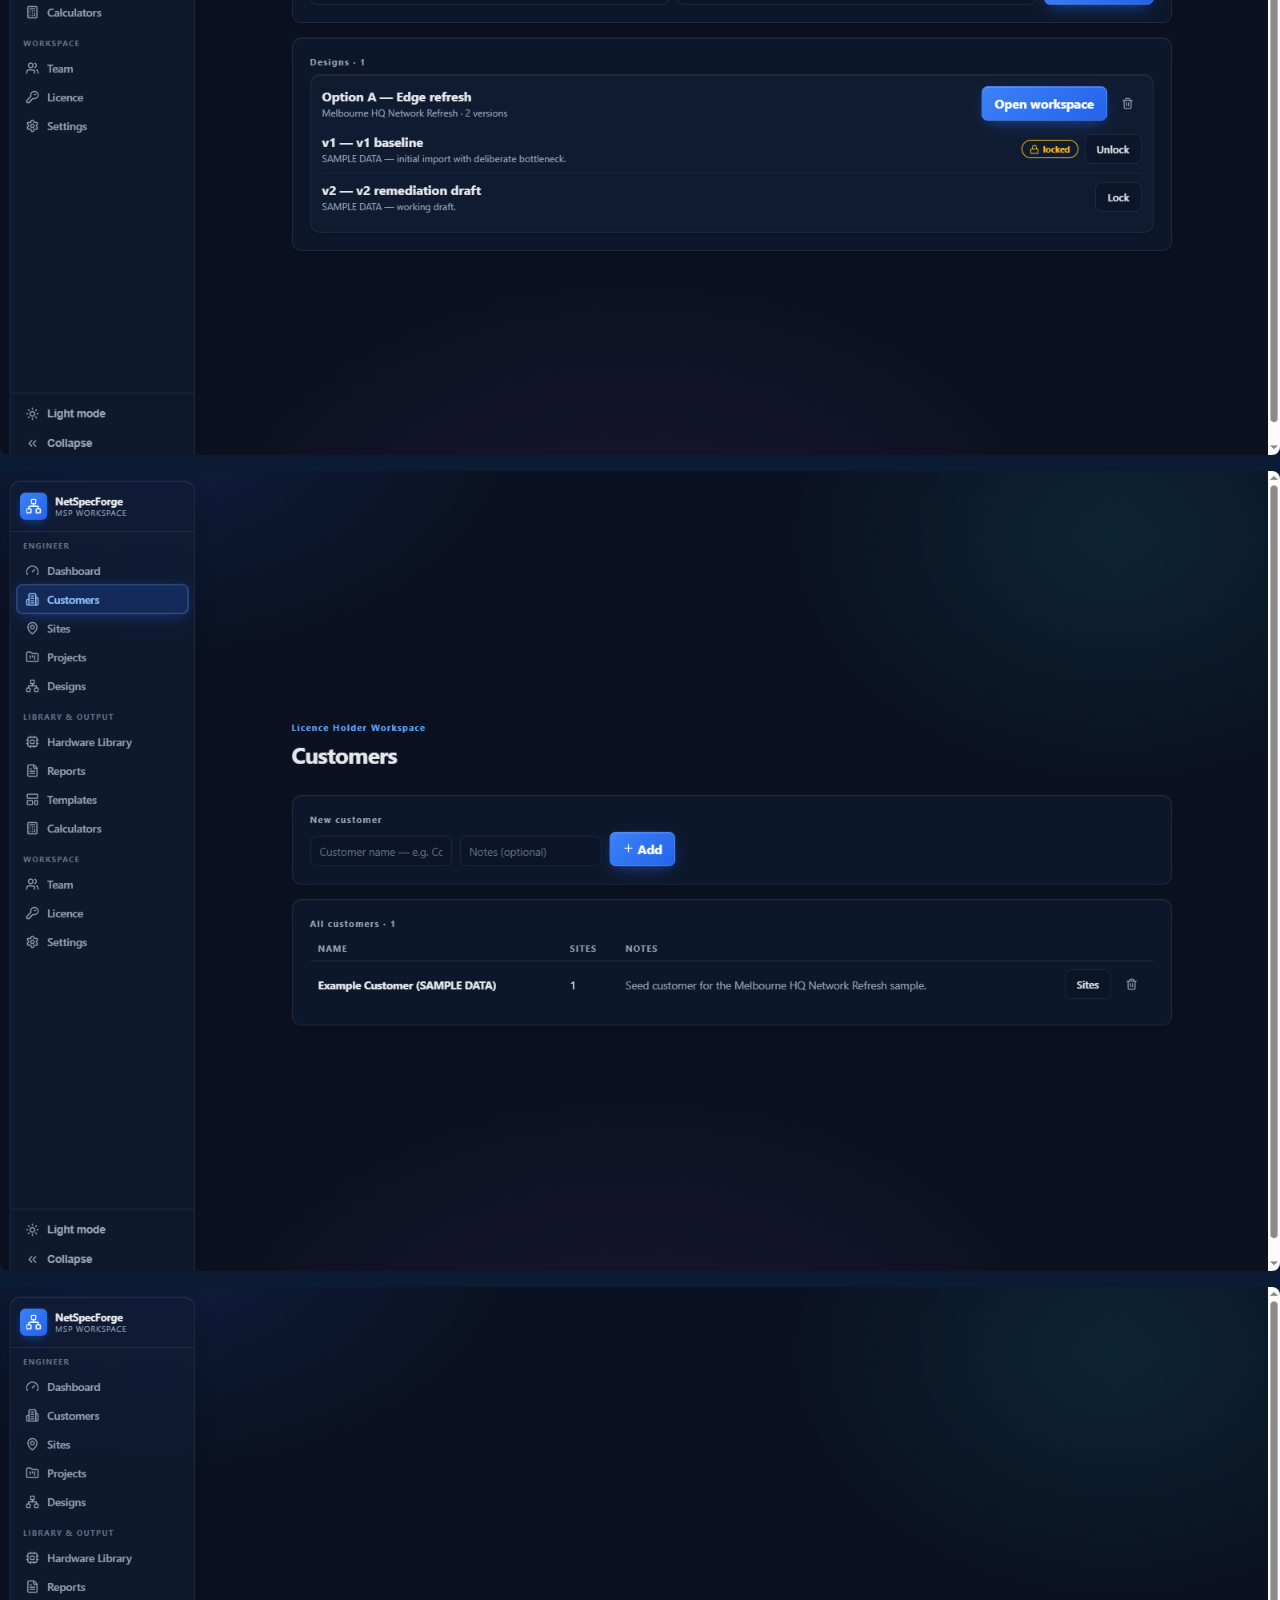
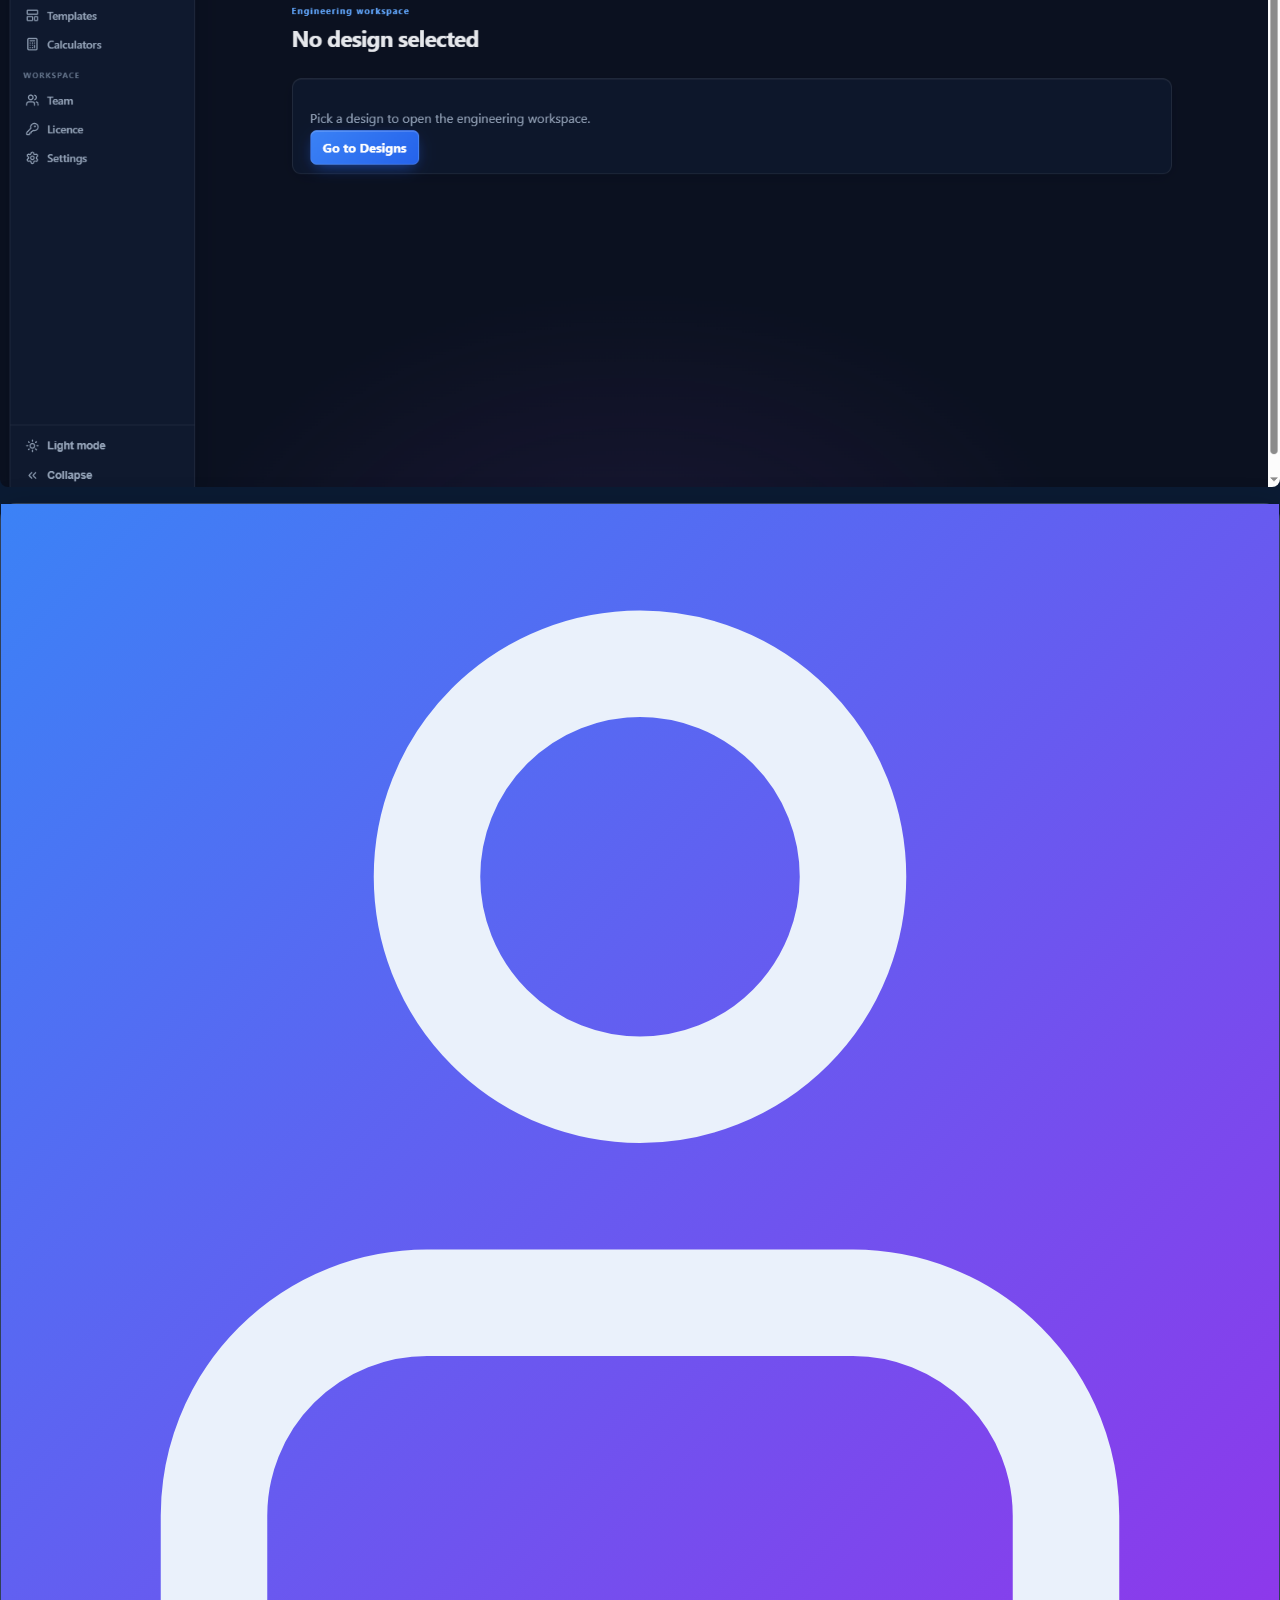
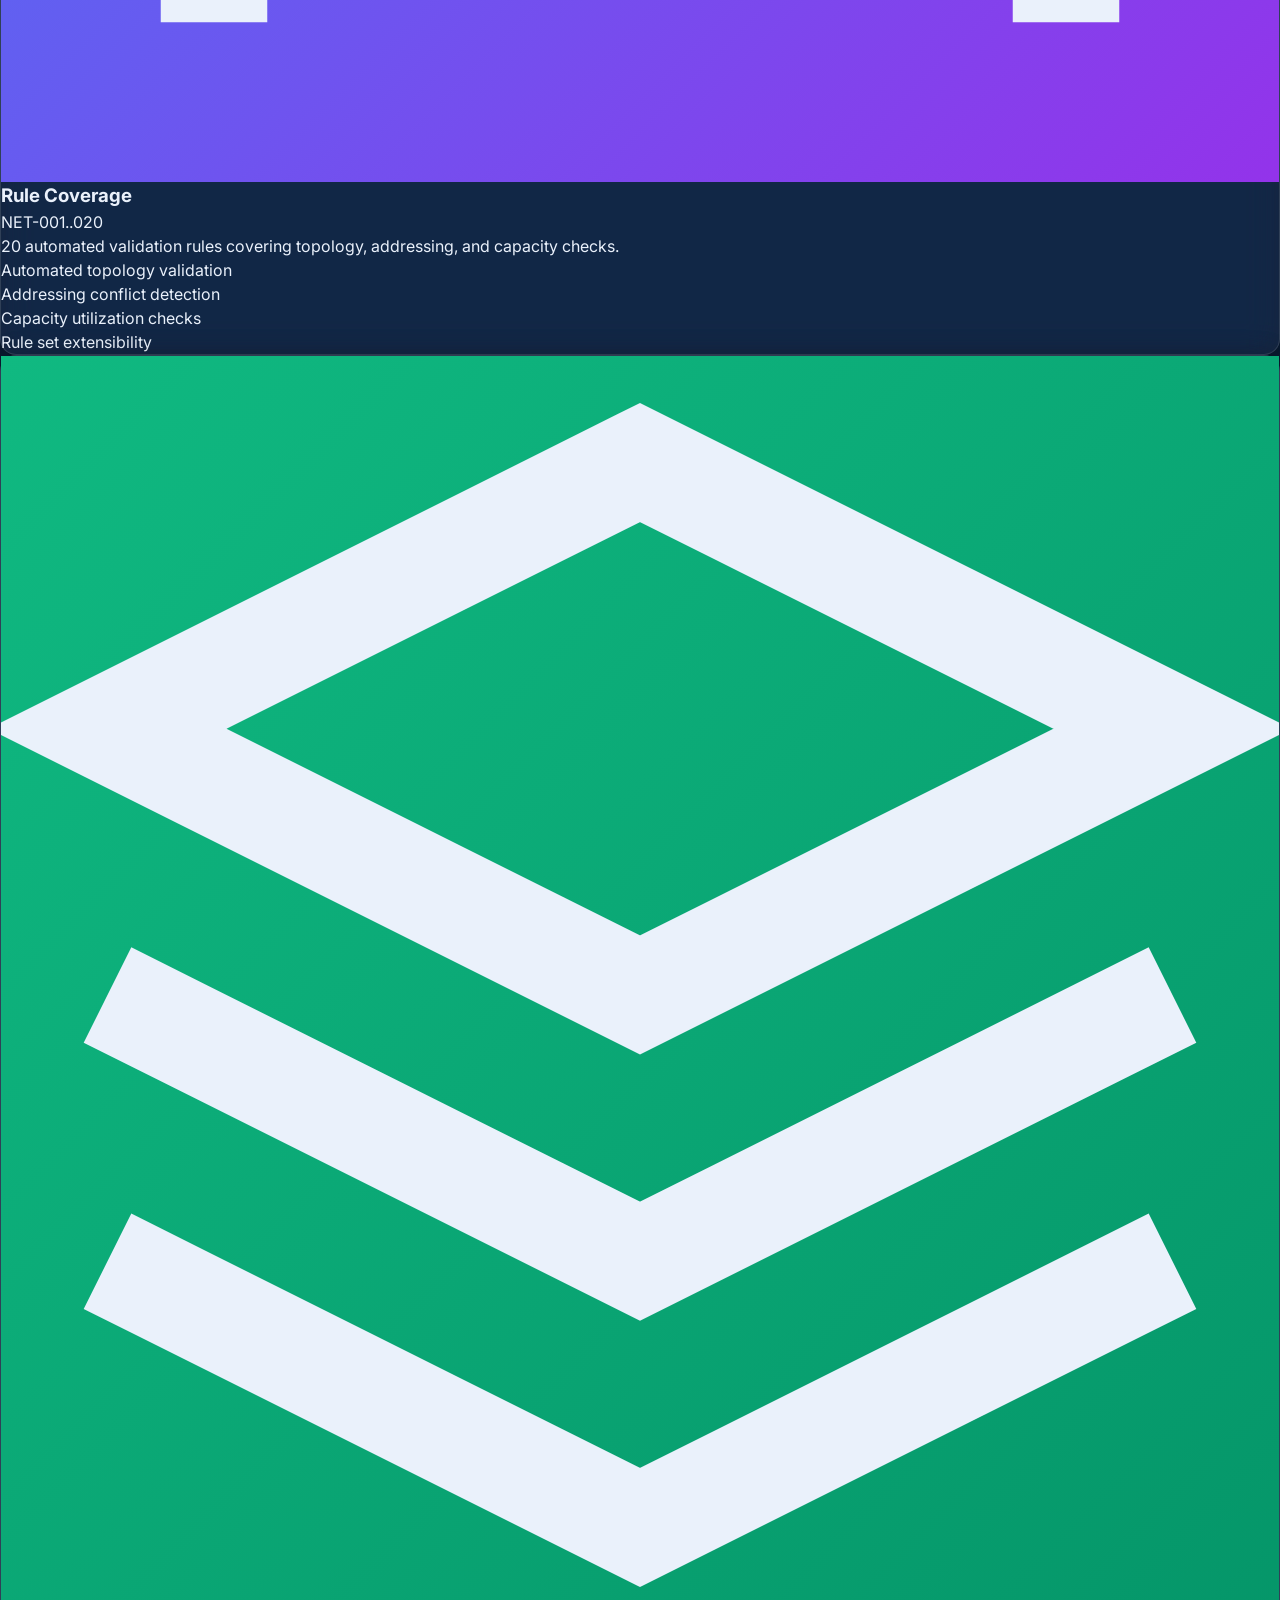
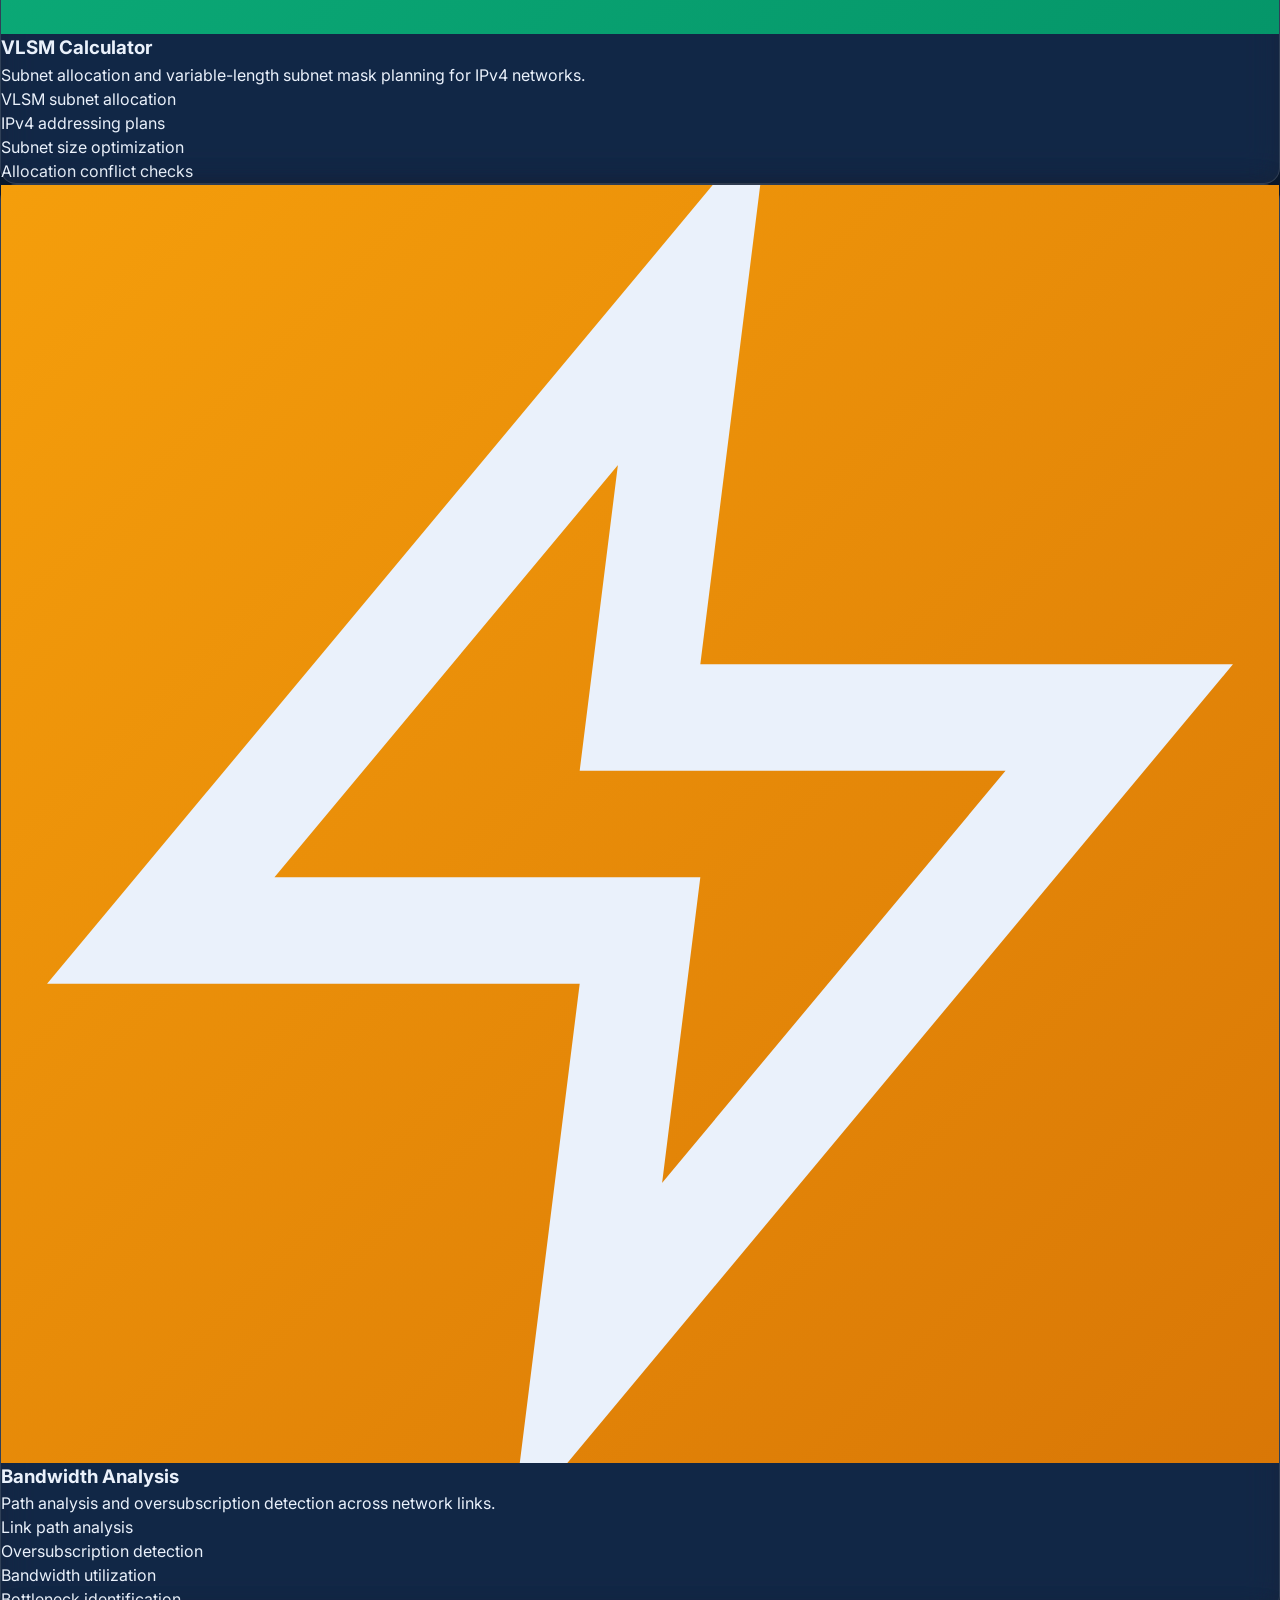
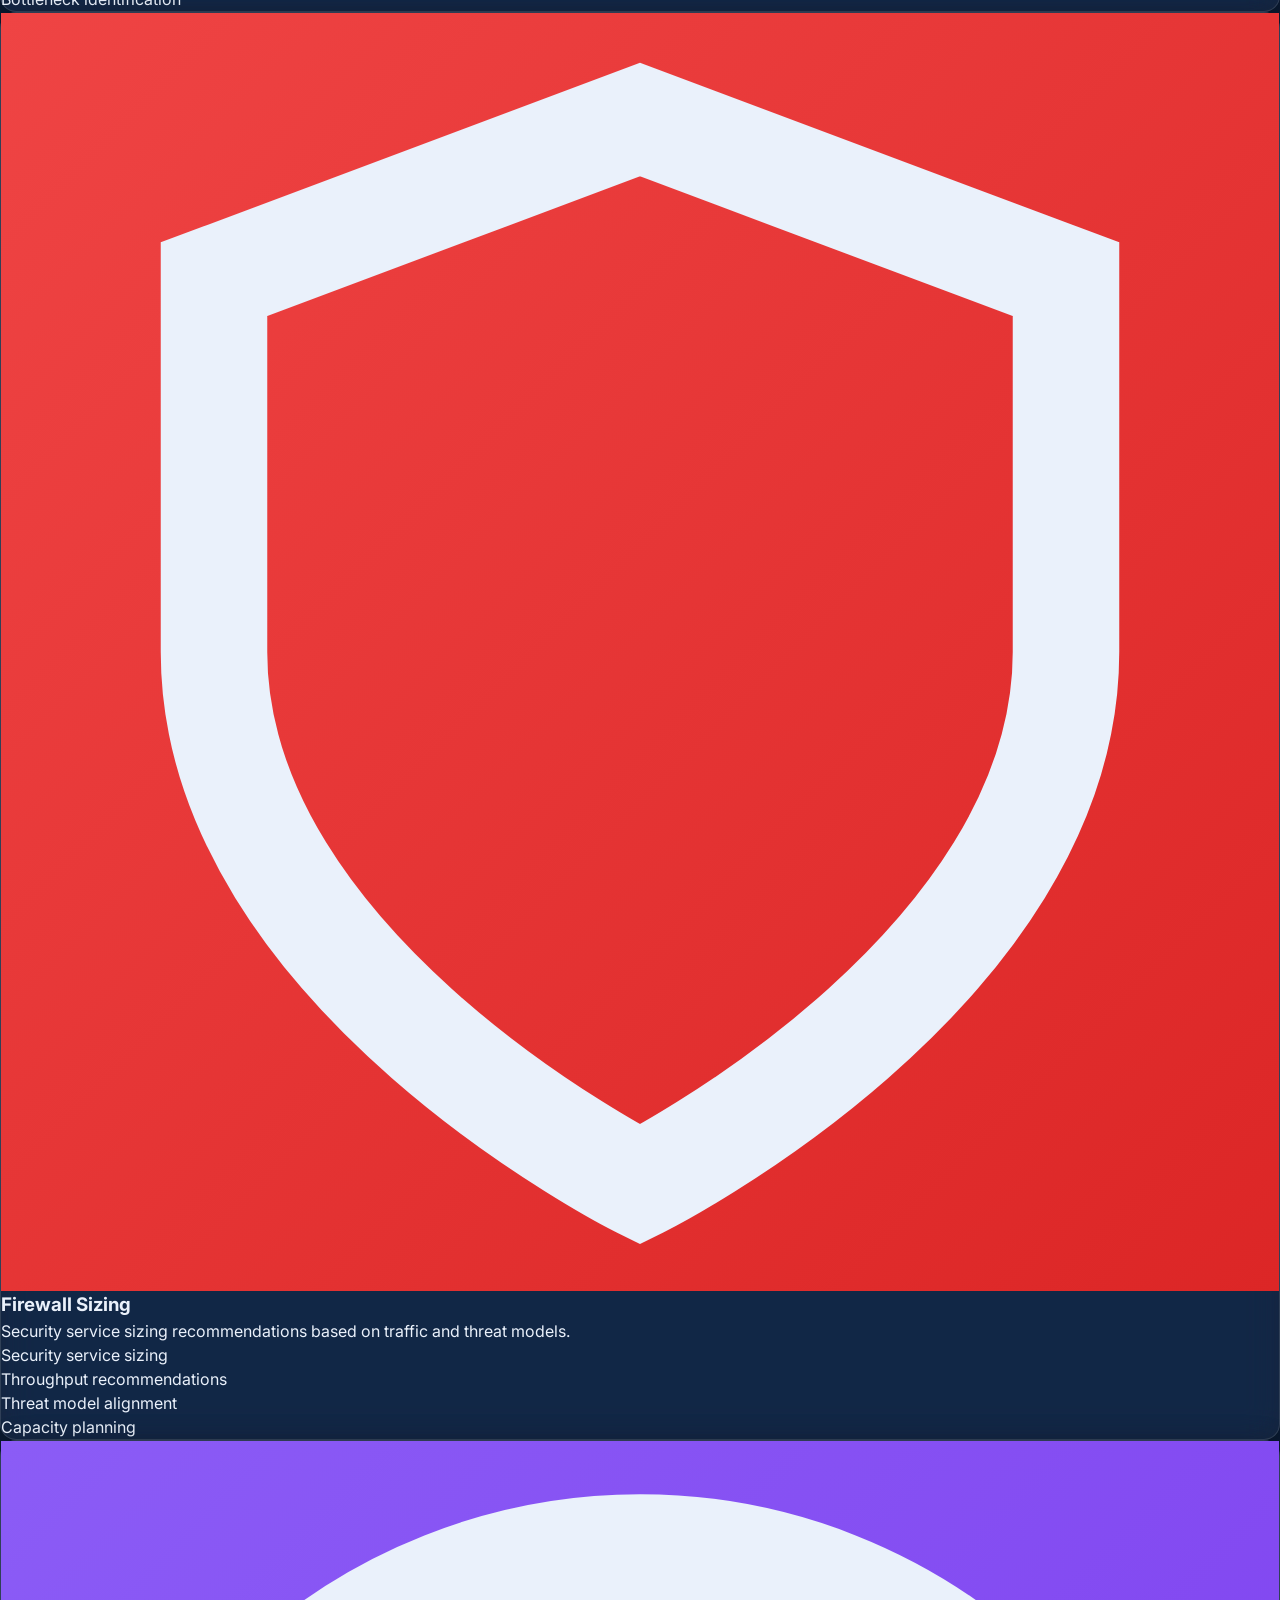
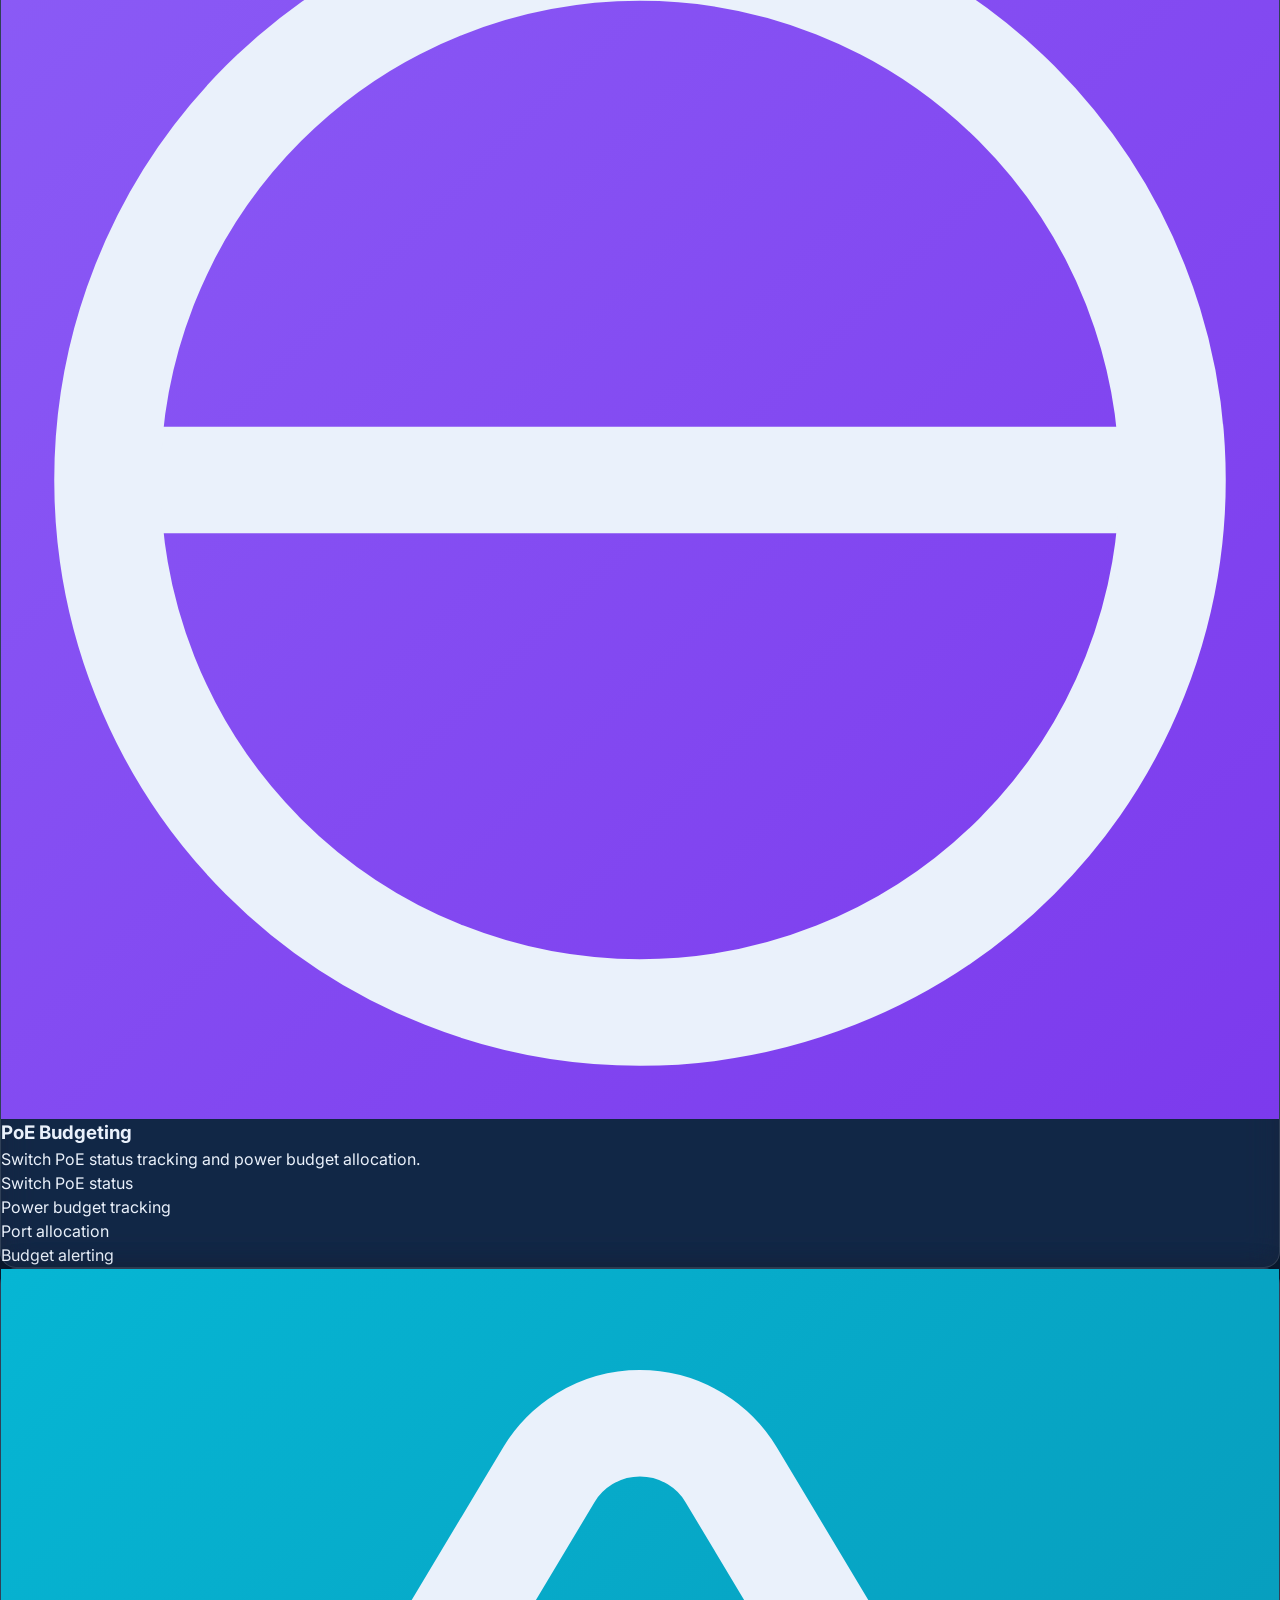
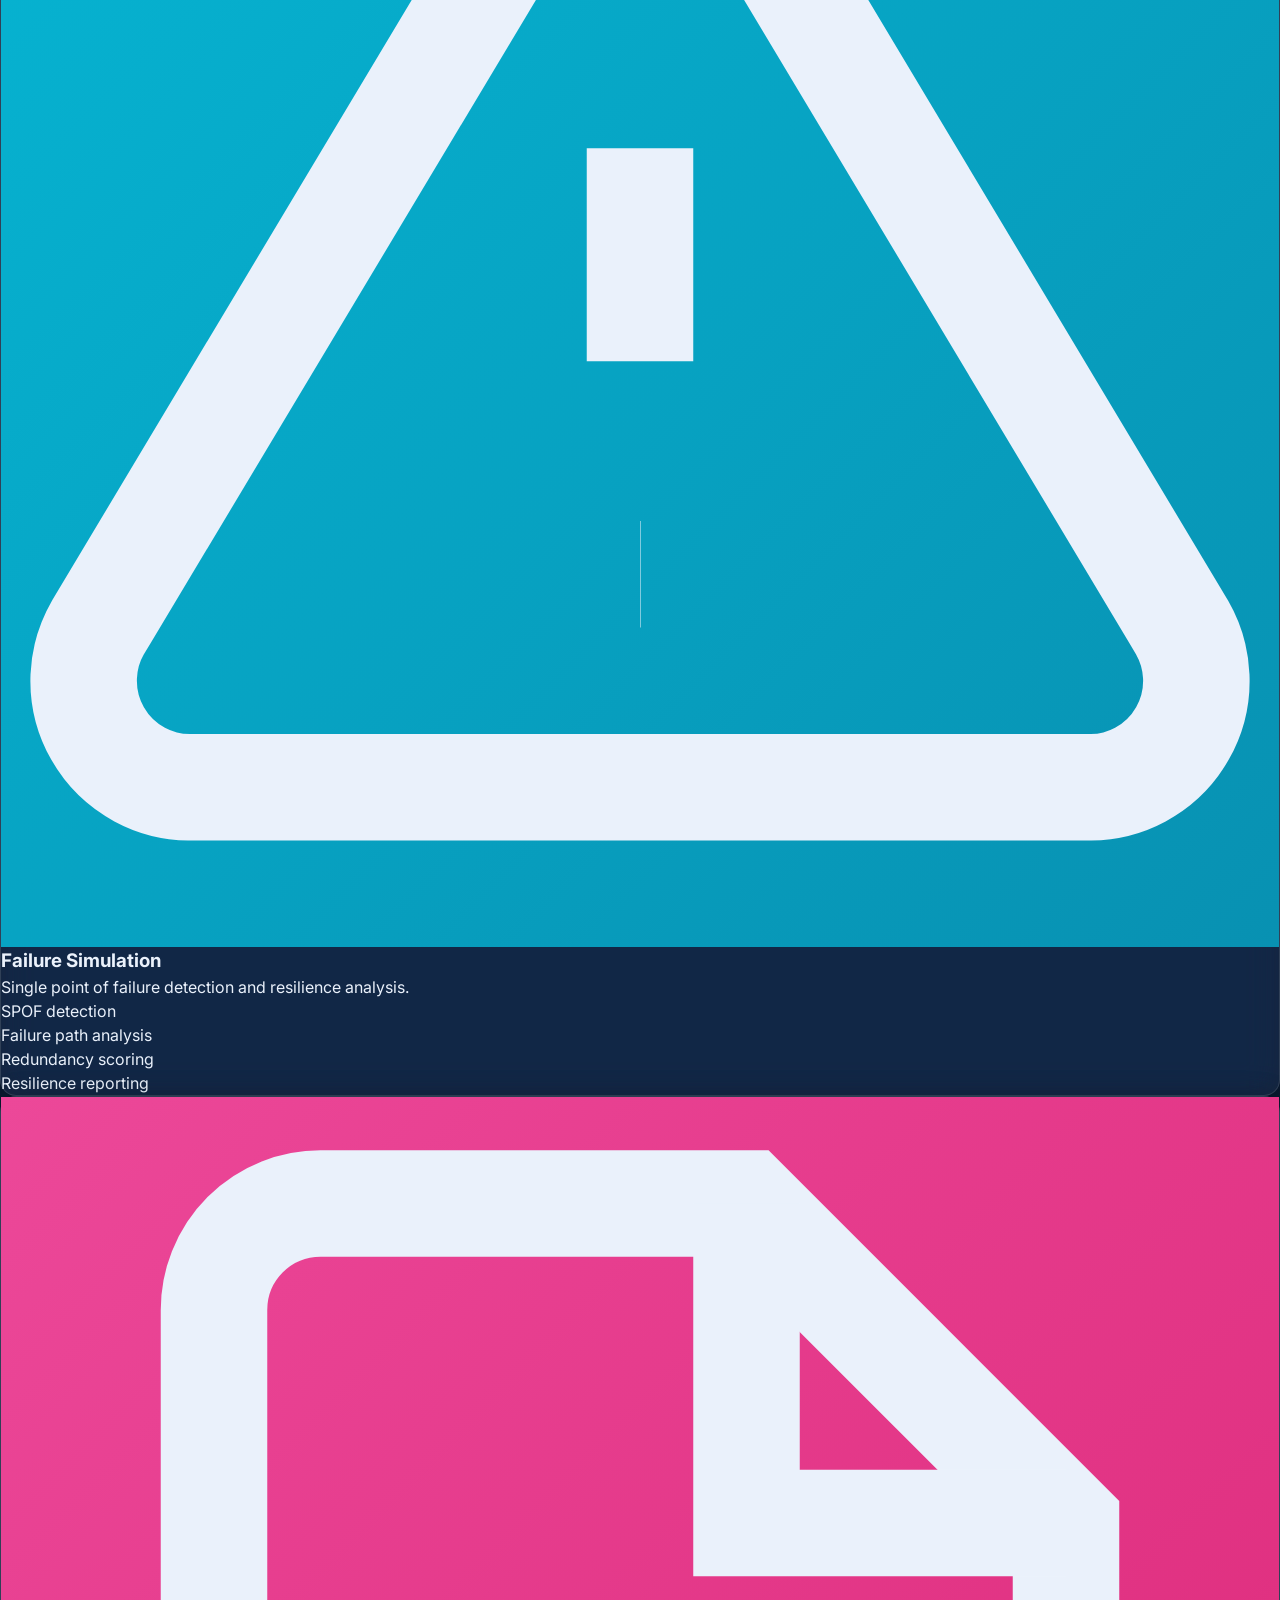
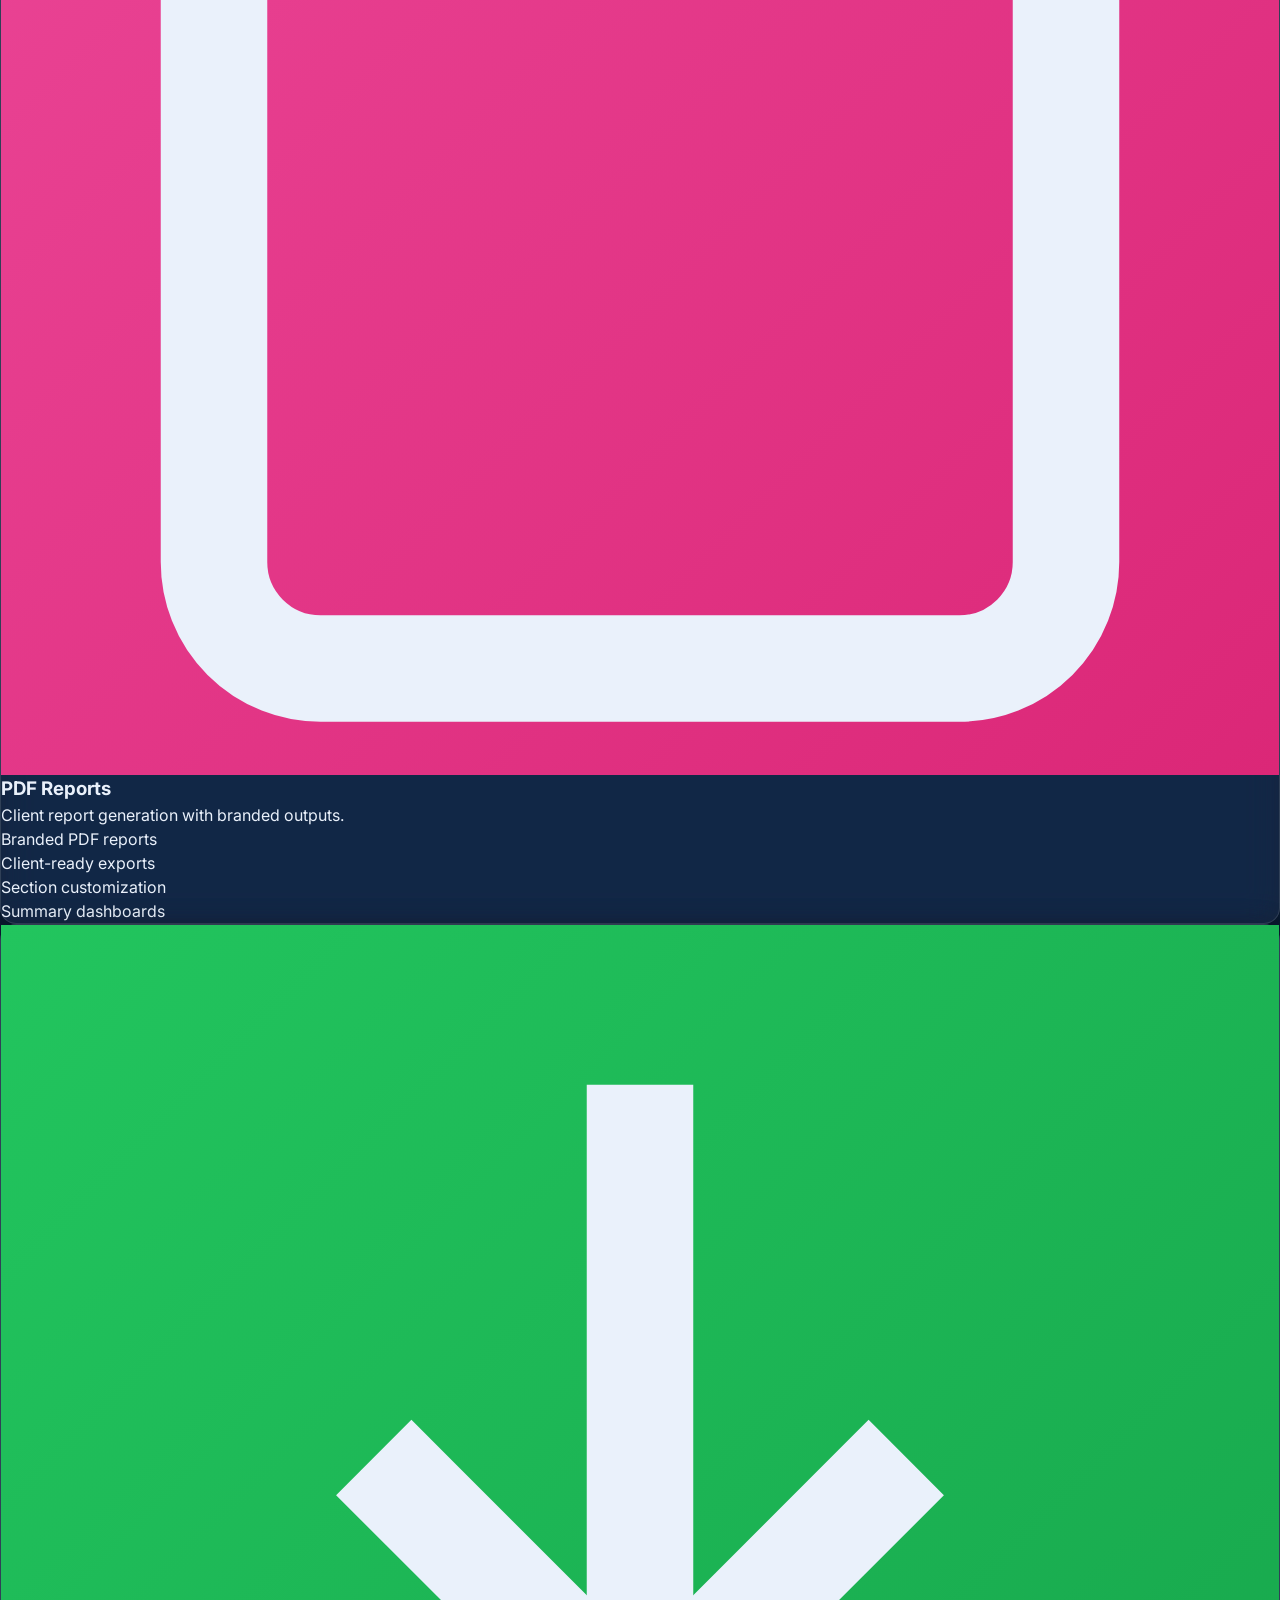
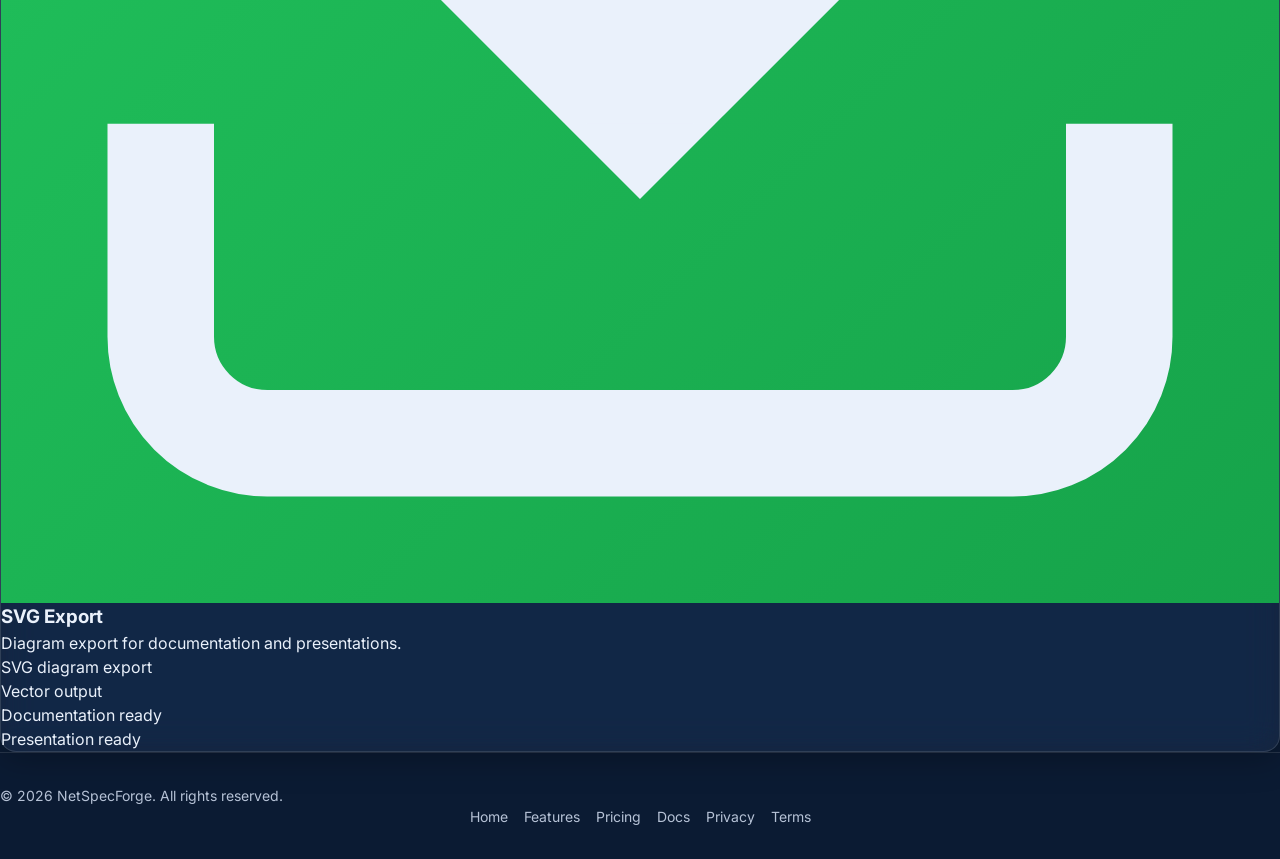
<file: features.html>
<!DOCTYPE html>
<html lang="en">
<head>
<meta charset="UTF-8">
<meta name="viewport" content="width=device-width, initial-scale=1.0">
<title>Features - NetSpecForge</title>
<link rel="stylesheet" href="style.css">
</head>
<body>
<a href="#main-content" class="skip-link">Skip to main content</a>

<header class="header" id="header">
  <nav class="nav-container" aria-label="Main navigation">
    <a href="index.html" class="logo">NetSpecForge</a>
    <button class="nav-toggle" aria-expanded="false" aria-controls="nav-menu" aria-label="Toggle navigation menu">
      <span class="hamburger"></span>
    </button>
    <ul class="nav-menu" id="nav-menu">
      <li><a href="index.html">Home</a></li>
      <li><a href="features.html" aria-current="page">Features</a></li>
      <li><a href="pricing.html">Pricing</a></li>
      <li><a href="docs.html">Docs</a></li>
      <li><a href="signin.html">Sign In</a></li>
      <li><a href="signup.html" class="btn-primary">Sign Up</a></li>
    </ul>
  </nav>
</header>

<main id="main-content">
  <section class="hero">
    <div class="hero-content">
      <h1>Features</h1>
    <p class="hero-sub">Everything you need to design, size and validate network infrastructure</p>
    <img src="images/landing.png" alt="NetSpecForge landing" style="max-width:100%;border-radius:8px;margin-top:12px">
  </div>
  </section>

  <section class="features-grid" aria-labelledby="features-heading">
    <h2 id="features-heading" class="visually-hidden">Feature Overview</h2>
    <img src="images/designs.png" alt="NetSpecForge designs" style="grid-column:1/-1;width:100%;border-radius:8px;margin-bottom:16px">
    <img src="images/customers.png" alt="NetSpecForge customers" style="grid-column:1/-1;width:100%;border-radius:8px;margin-bottom:16px">
    <img src="images/workspace.png" alt="NetSpecForge workspace" style="grid-column:1/-1;width:100%;border-radius:8px;margin-bottom:16px">

    <article class="feature-card glass" id="feature-1">
      <div class="feature-icon" style="background: linear-gradient(135deg, #3b82f6, #9333ea);">
        <svg viewBox="0 0 24 24" fill="none" stroke="currentColor" stroke-width="2" aria-hidden="true"><path d="M20 21v-2a4 4 0 0 0-4-4H8a4 4 0 0 0-4 4v2"/><circle cx="12" cy="7" r="4"/></svg>
        <span class="sr-only">Rule Coverage icon</span>
      </div>
      <h3>Rule Coverage</h3>
      <p class="feature-code">NET-001..020</p>
      <p>20 automated validation rules covering topology, addressing, and capacity checks.</p>
      <ul class="feature-list">
        <li>Automated topology validation</li>
        <li>Addressing conflict detection</li>
        <li>Capacity utilization checks</li>
        <li>Rule set extensibility</li>
      </ul>
    </article>

    <article class="feature-card glass" id="feature-2">
      <div class="feature-icon" style="background: linear-gradient(135deg, #10b981, #059669);">
        <svg viewBox="0 0 24 24" fill="none" stroke="currentColor" stroke-width="2" aria-hidden="true"><path d="M12 2L2 7l10 5 10-5-10-5z"/><path d="M2 17l10 5 10-5"/><path d="M2 12l10 5 10-5"/></svg>
        <span class="sr-only">VLSM Calculator icon</span>
      </div>
      <h3>VLSM Calculator</h3>
      <p>Subnet allocation and variable-length subnet mask planning for IPv4 networks.</p>
      <ul class="feature-list">
        <li>VLSM subnet allocation</li>
        <li>IPv4 addressing plans</li>
        <li>Subnet size optimization</li>
        <li>Allocation conflict checks</li>
      </ul>
    </article>

    <article class="feature-card glass" id="feature-3">
      <div class="feature-icon" style="background: linear-gradient(135deg, #f59e0b, #d97706);">
        <svg viewBox="0 0 24 24" fill="none" stroke="currentColor" stroke-width="2" aria-hidden="true"><path d="M13 2L3 14h9l-1 8 10-12h-9l1-8z"/></svg>
        <span class="sr-only">Bandwidth Analysis icon</span>
      </div>
      <h3>Bandwidth Analysis</h3>
      <p>Path analysis and oversubscription detection across network links.</p>
      <ul class="feature-list">
        <li>Link path analysis</li>
        <li>Oversubscription detection</li>
        <li>Bandwidth utilization</li>
        <li>Bottleneck identification</li>
      </ul>
    </article>

    <article class="feature-card glass" id="feature-4">
      <div class="feature-icon" style="background: linear-gradient(135deg, #ef4444, #dc2626);">
        <svg viewBox="0 0 24 24" fill="none" stroke="currentColor" stroke-width="2" aria-hidden="true"><path d="M12 22s8-4 8-10V5l-8-3-8 3v7c0 6 8 10 8 10z"/></svg>
        <span class="sr-only">Firewall Sizing icon</span>
      </div>
      <h3>Firewall Sizing</h3>
      <p>Security service sizing recommendations based on traffic and threat models.</p>
      <ul class="feature-list">
        <li>Security service sizing</li>
        <li>Throughput recommendations</li>
        <li>Threat model alignment</li>
        <li>Capacity planning</li>
      </ul>
    </article>

    <article class="feature-card glass" id="feature-5">
      <div class="feature-icon" style="background: linear-gradient(135deg, #8b5cf6, #7c3aed);">
        <svg viewBox="0 0 24 24" fill="none" stroke="currentColor" stroke-width="2" aria-hidden="true"><path d="M2 12h20"/><path d="M12 2a10 10 0 1 0 0 20 10 10 0 0 0 0-20z"/></svg>
        <span class="sr-only">PoE Budgeting icon</span>
      </div>
      <h3>PoE Budgeting</h3>
      <p>Switch PoE status tracking and power budget allocation.</p>
      <ul class="feature-list">
        <li>Switch PoE status</li>
        <li>Power budget tracking</li>
        <li>Port allocation</li>
        <li>Budget alerting</li>
      </ul>
    </article>

    <article class="feature-card glass" id="feature-6">
      <div class="feature-icon" style="background: linear-gradient(135deg, #06b6d4, #0891b2);">
        <svg viewBox="0 0 24 24" fill="none" stroke="currentColor" stroke-width="2" aria-hidden="true"><path d="M10.29 3.86L1.82 18a2 2 0 0 0 1.71 3h16.94a2 2 0 0 0 1.71-3L13.71 3.86a2 2 0 0 0-3.42 0z"/><line x1="12" y1="9" x2="12" y2="13"/><line x1="12" y1="17" x2="12.01" y2="17"/></svg>
        <span class="sr-only">Failure Simulation icon</span>
      </div>
      <h3>Failure Simulation</h3>
      <p>Single point of failure detection and resilience analysis.</p>
      <ul class="feature-list">
        <li>SPOF detection</li>
        <li>Failure path analysis</li>
        <li>Redundancy scoring</li>
        <li>Resilience reporting</li>
      </ul>
    </article>

    <article class="feature-card glass" id="feature-7">
      <div class="feature-icon" style="background: linear-gradient(135deg, #ec4899, #db2777);">
        <svg viewBox="0 0 24 24" fill="none" stroke="currentColor" stroke-width="2" aria-hidden="true"><path d="M14 2H6a2 2 0 0 0-2 2v16a2 2 0 0 0 2 2h12a2 2 0 0 0 2-2V8z"/><polyline points="14 2 14 8 20 8"/></svg>
        <span class="sr-only">PDF Reports icon</span>
      </div>
      <h3>PDF Reports</h3>
      <p>Client report generation with branded outputs.</p>
      <ul class="feature-list">
        <li>Branded PDF reports</li>
        <li>Client-ready exports</li>
        <li>Section customization</li>
        <li>Summary dashboards</li>
      </ul>
    </article>

    <article class="feature-card glass" id="feature-8">
      <div class="feature-icon" style="background: linear-gradient(135deg, #22c55e, #16a34a);">
        <svg viewBox="0 0 24 24" fill="none" stroke="currentColor" stroke-width="2" aria-hidden="true"><path d="M21 15v4a2 2 0 0 1-2 2H5a2 2 0 0 1-2-2v-4"/><polyline points="7 10 12 15 17 10"/><line x1="12" y1="15" x2="12" y2="3"/></svg>
        <span class="sr-only">SVG Export icon</span>
      </div>
      <h3>SVG Export</h3>
      <p>Diagram export for documentation and presentations.</p>
      <ul class="feature-list">
        <li>SVG diagram export</li>
        <li>Vector output</li>
        <li>Documentation ready</li>
        <li>Presentation ready</li>
      </ul>
    </article>
  </section>
</main>

<footer class="footer">
  <div class="footer-content">
    <p>&copy; 2026 NetSpecForge. All rights reserved.</p>
    <nav aria-label="Footer navigation">
      <ul class="footer-links">
        <li><a href="index.html">Home</a></li>
        <li><a href="features.html">Features</a></li>
        <li><a href="pricing.html">Pricing</a></li>
        <li><a href="docs.html">Docs</a></li>
        <li><a href="privacy.html">Privacy</a></li>
        <li><a href="terms.html">Terms</a></li>
      </ul>
    </nav>
  </div>
</footer>

<script>
  const toggle = document.querySelector('.nav-toggle');
  const menu = document.getElementById('nav-menu');
  toggle.addEventListener('click', () => {
    const expanded = toggle.getAttribute('aria-expanded') === 'true';
    toggle.setAttribute('aria-expanded', String(!expanded));
    menu.classList.toggle('open');
  });
  document.addEventListener('keydown', (e) => {
    if (e.key === 'Escape' && menu.classList.contains('open')) {
      menu.classList.remove('open');
      toggle.setAttribute('aria-expanded', 'false');
      toggle.focus();
    }
  });
</script>
</body>
</html>
</file>
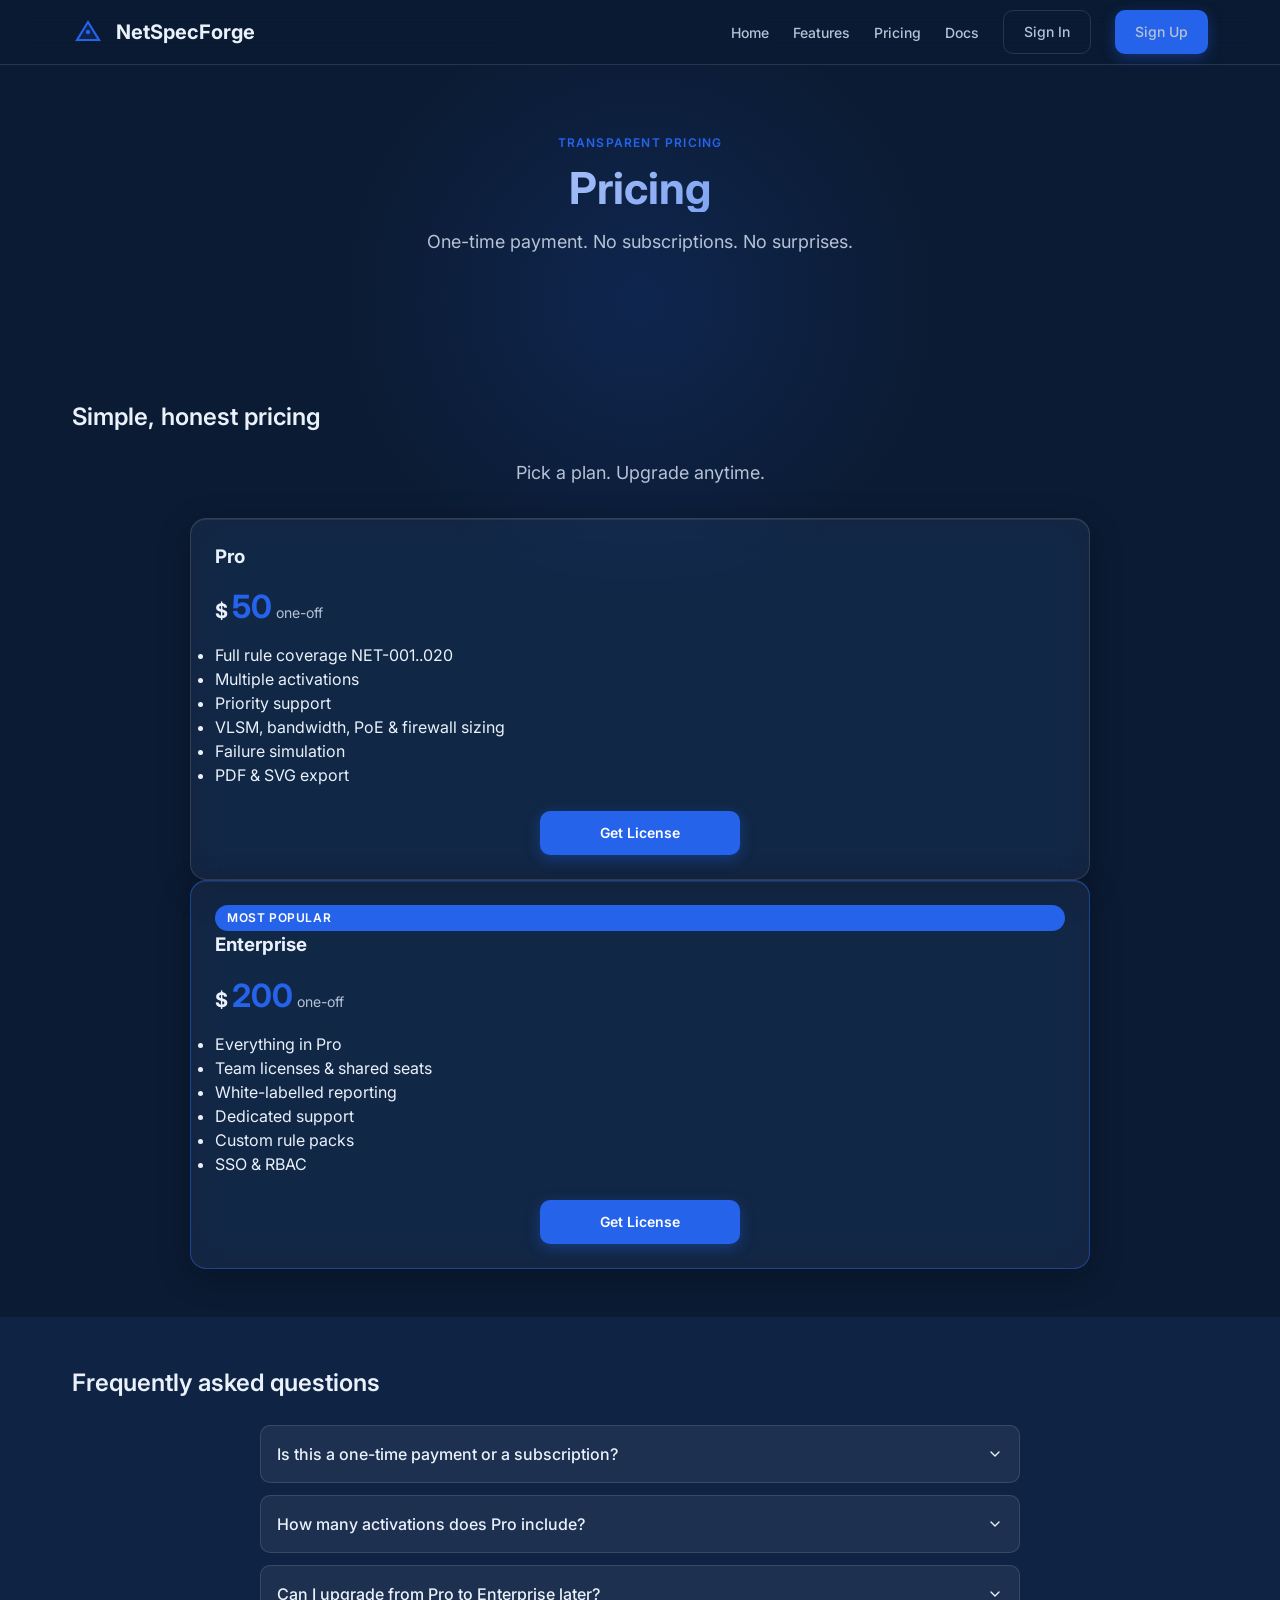
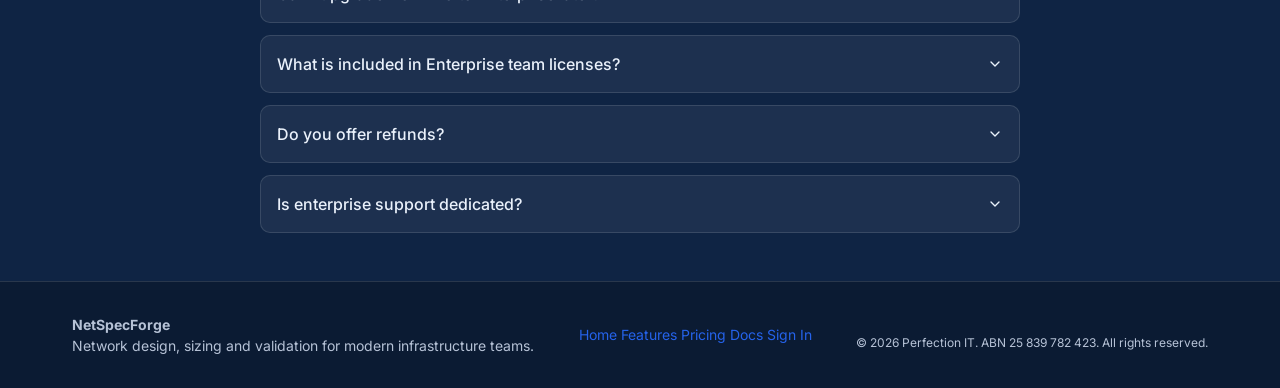
<file: pricing.html>
<!doctype html>
<html lang="en">
<head>
<meta charset="utf-8">
<meta name="viewport" content="width=device-width,initial-scale=1">
<meta name="description" content="NetSpecForge pricing — one-time payment, no subscriptions. Pro and Enterprise licenses for network design, sizing and validation.">
<title>Pricing — NetSpecForge</title>
<link rel="preconnect" href="https://fonts.googleapis.com">
<link rel="preconnect" href="https://fonts.gstatic.com" crossorigin>
<link href="https://fonts.googleapis.com/css2?family=Inter:wght@400;500;600;700;800&display=swap" rel="stylesheet">
<link rel="stylesheet" href="style.css">
</head>
<body>
<a class="skip-link" href="#main">Skip to content</a>

<header class="nav">
  <div class="container nav-inner">
    <a class="brand" href="index.html" aria-label="NetSpecForge home">
      <span class="brand-mark" aria-hidden="true">
        <svg width="28" height="28" viewBox="0 0 28 28" fill="none"><path d="M3 22 L14 4 L25 22 Z" stroke="#2563EB" stroke-width="2.2" fill="rgba(37,99,235,0.15)"/><circle cx="14" cy="14" r="2.2" fill="#2563EB"/></svg>
      </span>
      <span>NetSpecForge</span>
    </a>
    <button class="hamburger" id="hamburger" aria-label="Toggle menu" aria-expanded="false" aria-controls="nav-links">
      <span></span><span></span><span></span>
    </button>
    <ul class="nav-links" id="nav-links">
      <li><a href="index.html">Home</a></li>
      <li><a href="index.html#features">Features</a></li>
      <li><a href="#pricing" aria-current="page">Pricing</a></li>
      <li><a href="index.html#docs">Docs</a></li>
      <li><a href="https://licensing.netspecforge.perfection-it.com/signin.html" class="btn btn-ghost">Sign In</a></li>
      <li><a href="https://licensing.netspecforge.perfection-it.com/register.html" class="btn btn-primary">Sign Up</a></li>
    </ul>
  </div>
</header>

<main id="main">
  <section id="pricing" class="hero">
    <div class="container hero-inner">
      <span class="eyebrow reveal">Transparent pricing</span>
      <h1 class="reveal">Pricing</h1>
      <p class="subhead reveal">One-time payment. No subscriptions. No surprises.</p>
    </div>
    <div class="hero-glow" aria-hidden="true"></div>
  </section>

  <section class="pricing">
    <div class="container">
      <h2 class="section-title reveal">Simple, honest pricing</h2>
      <p class="section-sub reveal">Pick a plan. Upgrade anytime.</p>
      <div class="pricing-grid">
        <article class="card glass pricing-card reveal">
          <h3>Pro</h3>
          <div class="price"><span class="currency">$</span>50<span class="period"> one-off</span></div>
          <ul>
            <li>Full rule coverage NET-001..020</li>
            <li>Multiple activations</li>
            <li>Priority support</li>
            <li>VLSM, bandwidth, PoE &amp; firewall sizing</li>
            <li>Failure simulation</li>
            <li>PDF &amp; SVG export</li>
          </ul>
          <div class="cta reveal"><a class="btn btn-primary" href="https://licensing.netspecforge.perfection-it.com/signin.html">Get License</a></div>
        </article>
        <article class="card glass pricing-card featured reveal">
          <span class="badge">Most popular</span>
          <h3>Enterprise</h3>
          <div class="price"><span class="currency">$</span>200<span class="period"> one-off</span></div>
          <ul>
            <li>Everything in Pro</li>
            <li>Team licenses &amp; shared seats</li>
            <li>White-labelled reporting</li>
            <li>Dedicated support</li>
            <li>Custom rule packs</li>
            <li>SSO &amp; RBAC</li>
          </ul>
          <div class="cta reveal"><a class="btn btn-primary" href="https://licensing.netspecforge.perfection-it.com/signin.html">Get License</a></div>
        </article>
      </div>
    </div>
  </section>

  <section id="faq" class="faq">
    <div class="container">
      <h2 class="section-title reveal">Frequently asked questions</h2>
      <div class="faq-grid">
        <div class="faq-item reveal">
          <button class="faq-btn" aria-expanded="false" aria-controls="faq-1" id="faq-btn-1">
            <span>Is this a one-time payment or a subscription?</span>
            <svg viewBox="0 0 24 24" aria-hidden="true"><path d="M6 9l6 6 6-6" stroke="currentColor" stroke-width="2" fill="none" stroke-linecap="round" stroke-linejoin="round"/></svg>
          </button>
          <div class="faq-panel" id="faq-1" hidden>
            <p>One-time payment only. No recurring subscriptions, no hidden fees, no surprise renewals.</p>
          </div>
        </div>
        <div class="faq-item reveal">
          <button class="faq-btn" aria-expanded="false" aria-controls="faq-2" id="faq-btn-2">
            <span>How many activations does Pro include?</span>
            <svg viewBox="0 0 24 24" aria-hidden="true"><path d="M6 9l6 6 6-6" stroke="currentColor" stroke-width="2" fill="none" stroke-linecap="round" stroke-linejoin="round"/></svg>
          </button>
          <div class="faq-panel" id="faq-2" hidden>
            <p>Pro includes multiple activations so you can use your license across your work machines. Check the licensing portal for your seat count after purchase.</p>
          </div>
        </div>
        <div class="faq-item reveal">
          <button class="faq-btn" aria-expanded="false" aria-controls="faq-3" id="faq-btn-3">
            <span>Can I upgrade from Pro to Enterprise later?</span>
            <svg viewBox="0 0 24 24" aria-hidden="true"><path d="M6 9l6 6 6-6" stroke="currentColor" stroke-width="2" fill="none" stroke-linecap="round" stroke-linejoin="round"/></svg>
          </button>
          <div class="faq-panel" id="faq-3" hidden>
            <p>Yes. Upgrade anytime by paying the difference between your plan and Enterprise. Your existing activations carry over.</p>
          </div>
        </div>
        <div class="faq-item reveal">
          <button class="faq-btn" aria-expanded="false" aria-controls="faq-4" id="faq-btn-4">
            <span>What is included in Enterprise team licenses?</span>
            <svg viewBox="0 0 24 24" aria-hidden="true"><path d="M6 9l6 6 6-6" stroke="currentColor" stroke-width="2" fill="none" stroke-linecap="round" stroke-linejoin="round"/></svg>
          </button>
          <div class="faq-panel" id="faq-4" hidden>
            <p>Enterprise covers team licenses with shared seats, white-labelled reporting, dedicated support, custom rule packs, and SSO &amp; RBAC.</p>
          </div>
        </div>
        <div class="faq-item reveal">
          <button class="faq-btn" aria-expanded="false" aria-controls="faq-5" id="faq-btn-5">
            <span>Do you offer refunds?</span>
            <svg viewBox="0 0 24 24" aria-hidden="true"><path d="M6 9l6 6 6-6" stroke="currentColor" stroke-width="2" fill="none" stroke-linecap="round" stroke-linejoin="round"/></svg>
          </button>
          <div class="faq-panel" id="faq-5" hidden>
            <p>Yes. If you&rsquo;re not satisfied, contact us within 14 days of purchase for a full refund. No questions asked.</p>
          </div>
        </div>
        <div class="faq-item reveal">
          <button class="faq-btn" aria-expanded="false" aria-controls="faq-6" id="faq-btn-6">
            <span>Is enterprise support dedicated?</span>
            <svg viewBox="0 0 24 24" aria-hidden="true"><path d="M6 9l6 6 6-6" stroke="currentColor" stroke-width="2" fill="none" stroke-linecap="round" stroke-linejoin="round"/></svg>
          </button>
          <div class="faq-panel" id="faq-6" hidden>
            <p>Yes. Enterprise customers get dedicated support with priority response times and a direct contact channel.</p>
          </div>
        </div>
      </div>
    </div>
  </section>
</main>

<footer class="footer">
  <div class="container footer-inner">
    <div>
      <strong>NetSpecForge</strong>
      <p>Network design, sizing and validation for modern infrastructure teams.</p>
    </div>
    <nav aria-label="Footer">
      <a href="index.html">Home</a>
      <a href="index.html#features">Features</a>
      <a href="#pricing">Pricing</a>
      <a href="index.html#docs">Docs</a>
      <a href="https://licensing.netspecforge.perfection-it.com/signin.html">Sign In</a>
    </nav>
    <p class="copy">&copy; <span id="year"></span> Perfection IT. ABN 25 839 782 423. All rights reserved.</p>
  </div>
</footer>

<script>
  (function () {
    const ham = document.getElementById('hamburger');
    const links = document.getElementById('nav-links');
    const nav = document.querySelector('.nav');
    if (ham && links) {
      ham.addEventListener('click', () => {
        const open = links.classList.toggle('open');
        nav.classList.toggle('open', open);
        ham.setAttribute('aria-expanded', String(open));
      });
      links.querySelectorAll('a').forEach((a) => {
        a.addEventListener('click', () => {
          links.classList.remove('open');
          nav.classList.remove('open');
          ham.setAttribute('aria-expanded', 'false');
        });
      });
    }
    document.getElementById('year').textContent = new Date().getFullYear();
    const io = new IntersectionObserver((entries) => {
      entries.forEach((e) => {
        if (e.isIntersecting) { e.target.classList.add('visible'); io.unobserve(e.target); }
      });
    }, { threshold: 0.12, rootMargin: '0px 0px -40px 0px' });
    document.querySelectorAll('.reveal').forEach((el) => io.observe(el));
    document.querySelectorAll('.faq-btn').forEach((btn) => {
      btn.addEventListener('click', () => {
        const expanded = btn.getAttribute('aria-expanded') === 'true';
        const panel = document.getElementById(btn.getAttribute('aria-controls'));
        btn.setAttribute('aria-expanded', String(!expanded));
        if (panel) {
          if (!expanded) {
            panel.removeAttribute('hidden');
            panel.style.maxHeight = panel.scrollHeight + 'px';
            requestAnimationFrame(() => { panel.style.maxHeight = panel.scrollHeight + 'px'; });
          } else {
            panel.style.maxHeight = '0';
            panel.addEventListener('transitionend', () => { panel.setAttribute('hidden', ''); }, { once: true });
          }
        }
      });
    });
  })();
</script>
</body>
</html>
</file>
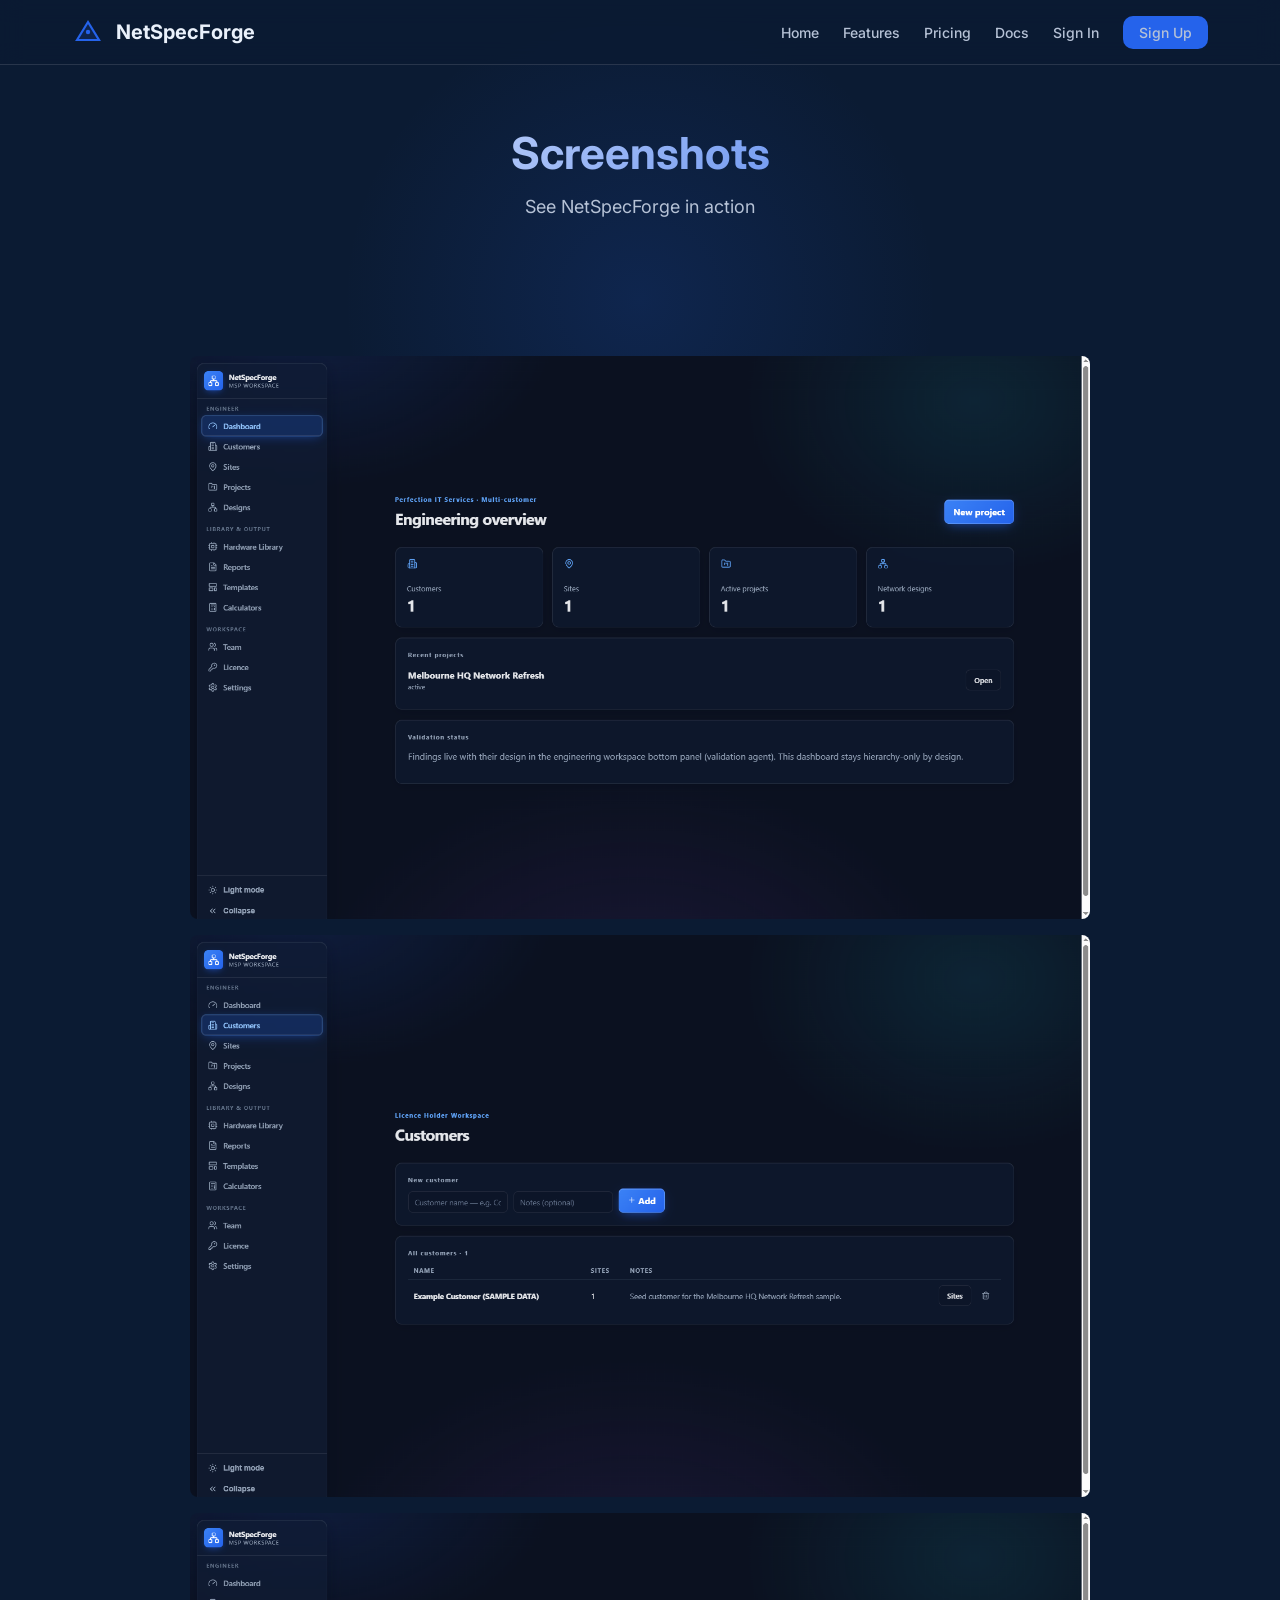
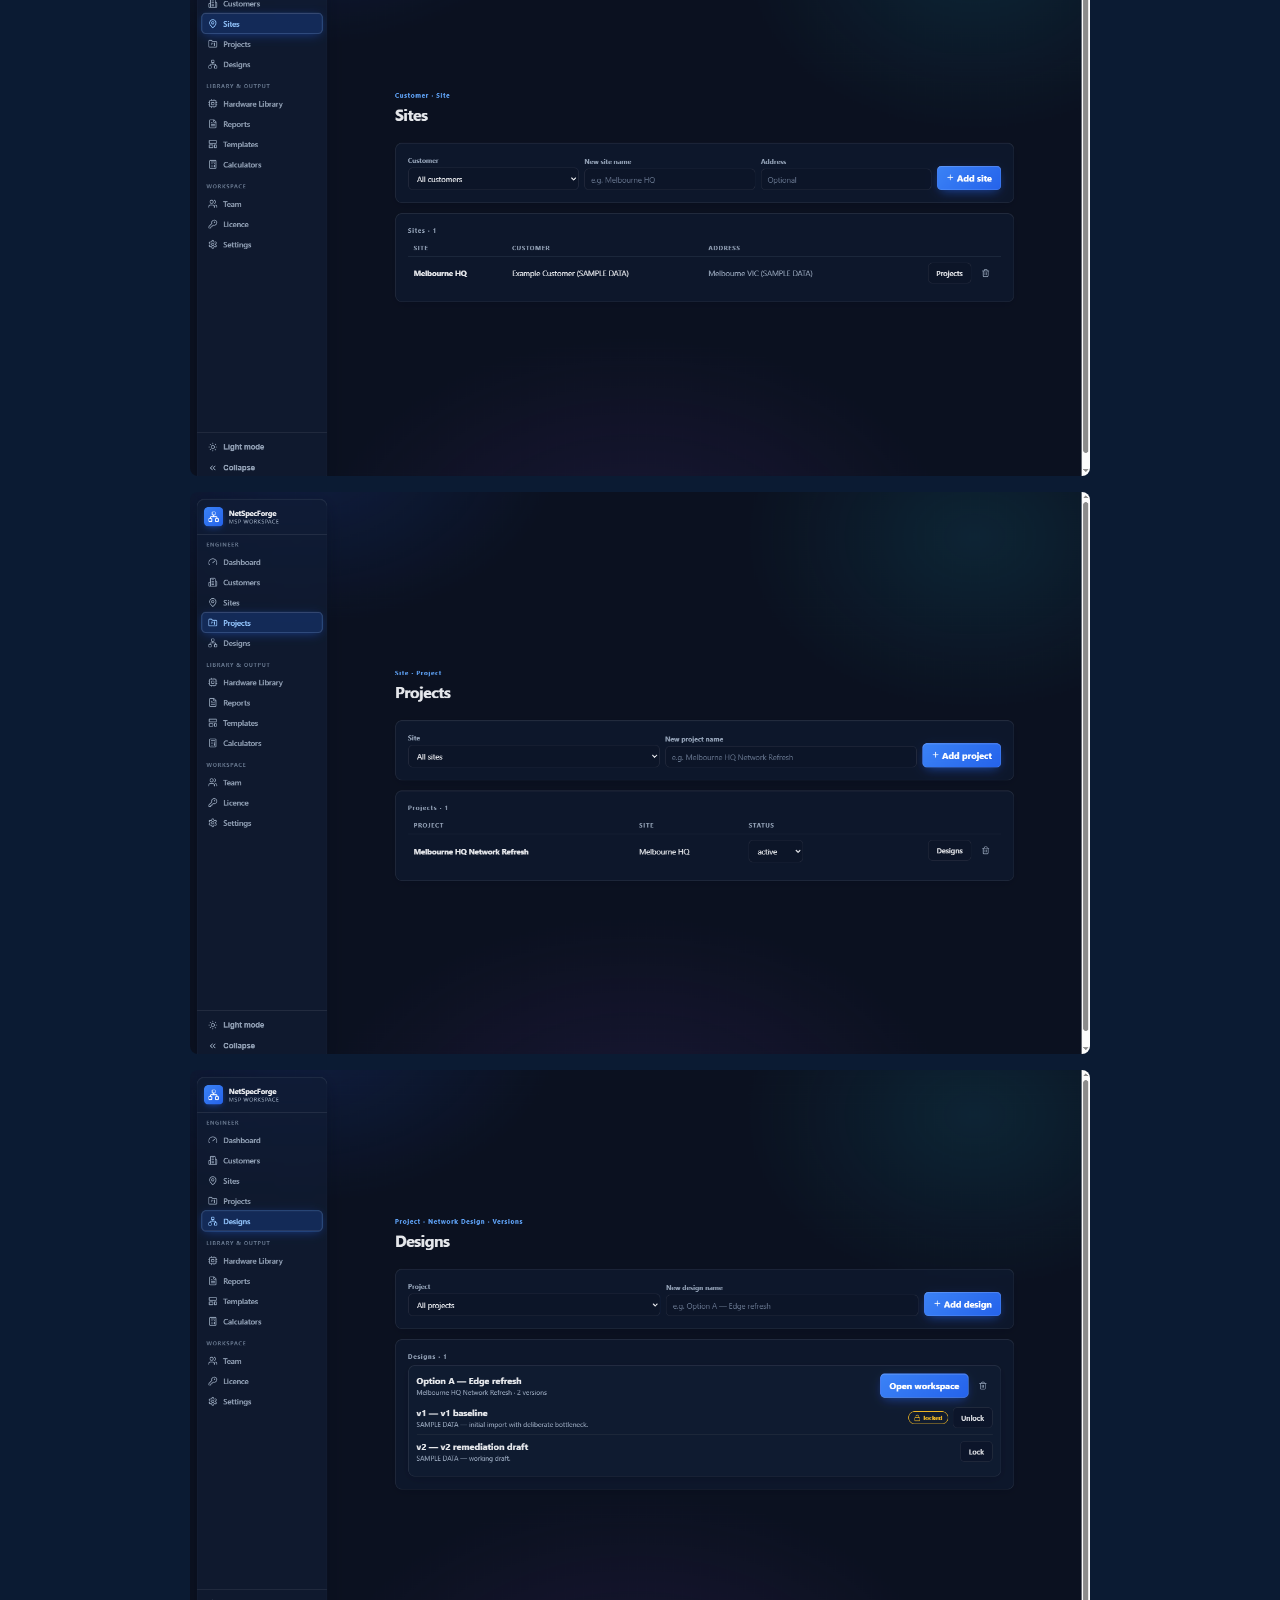
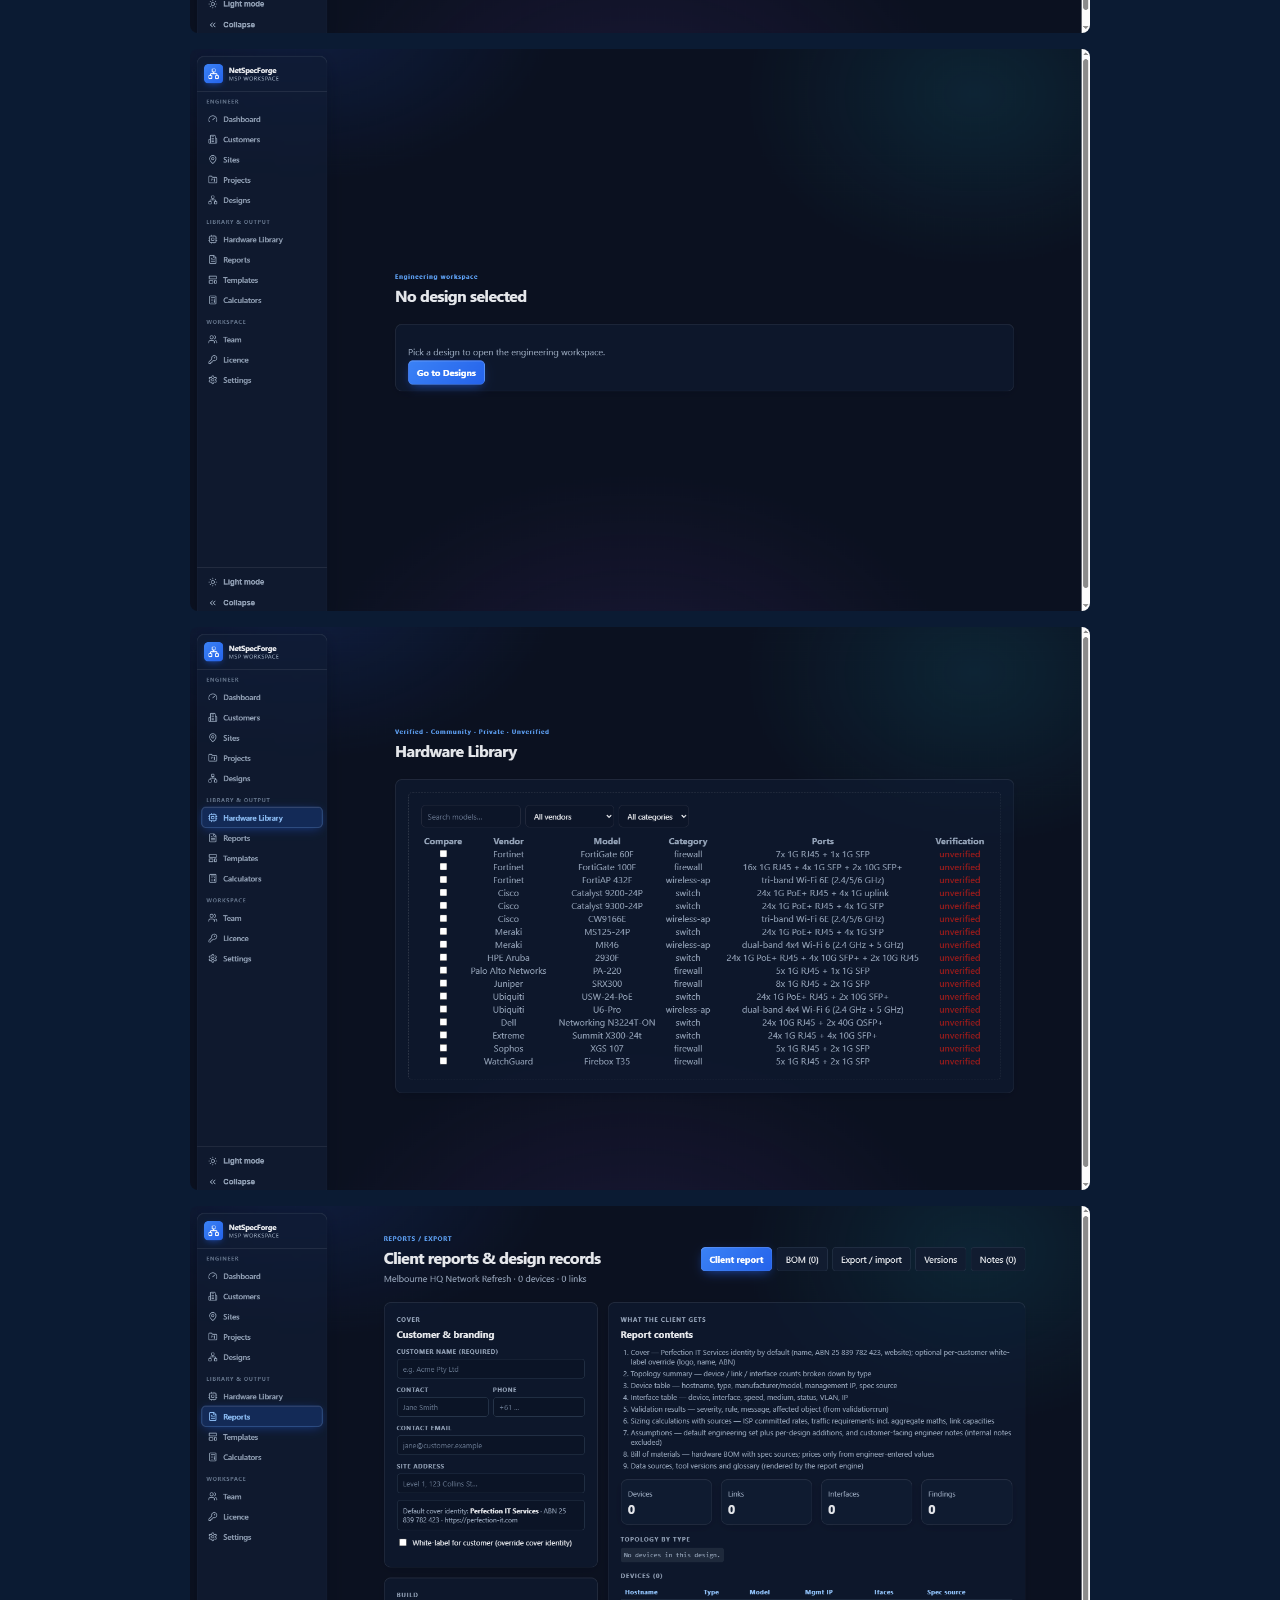
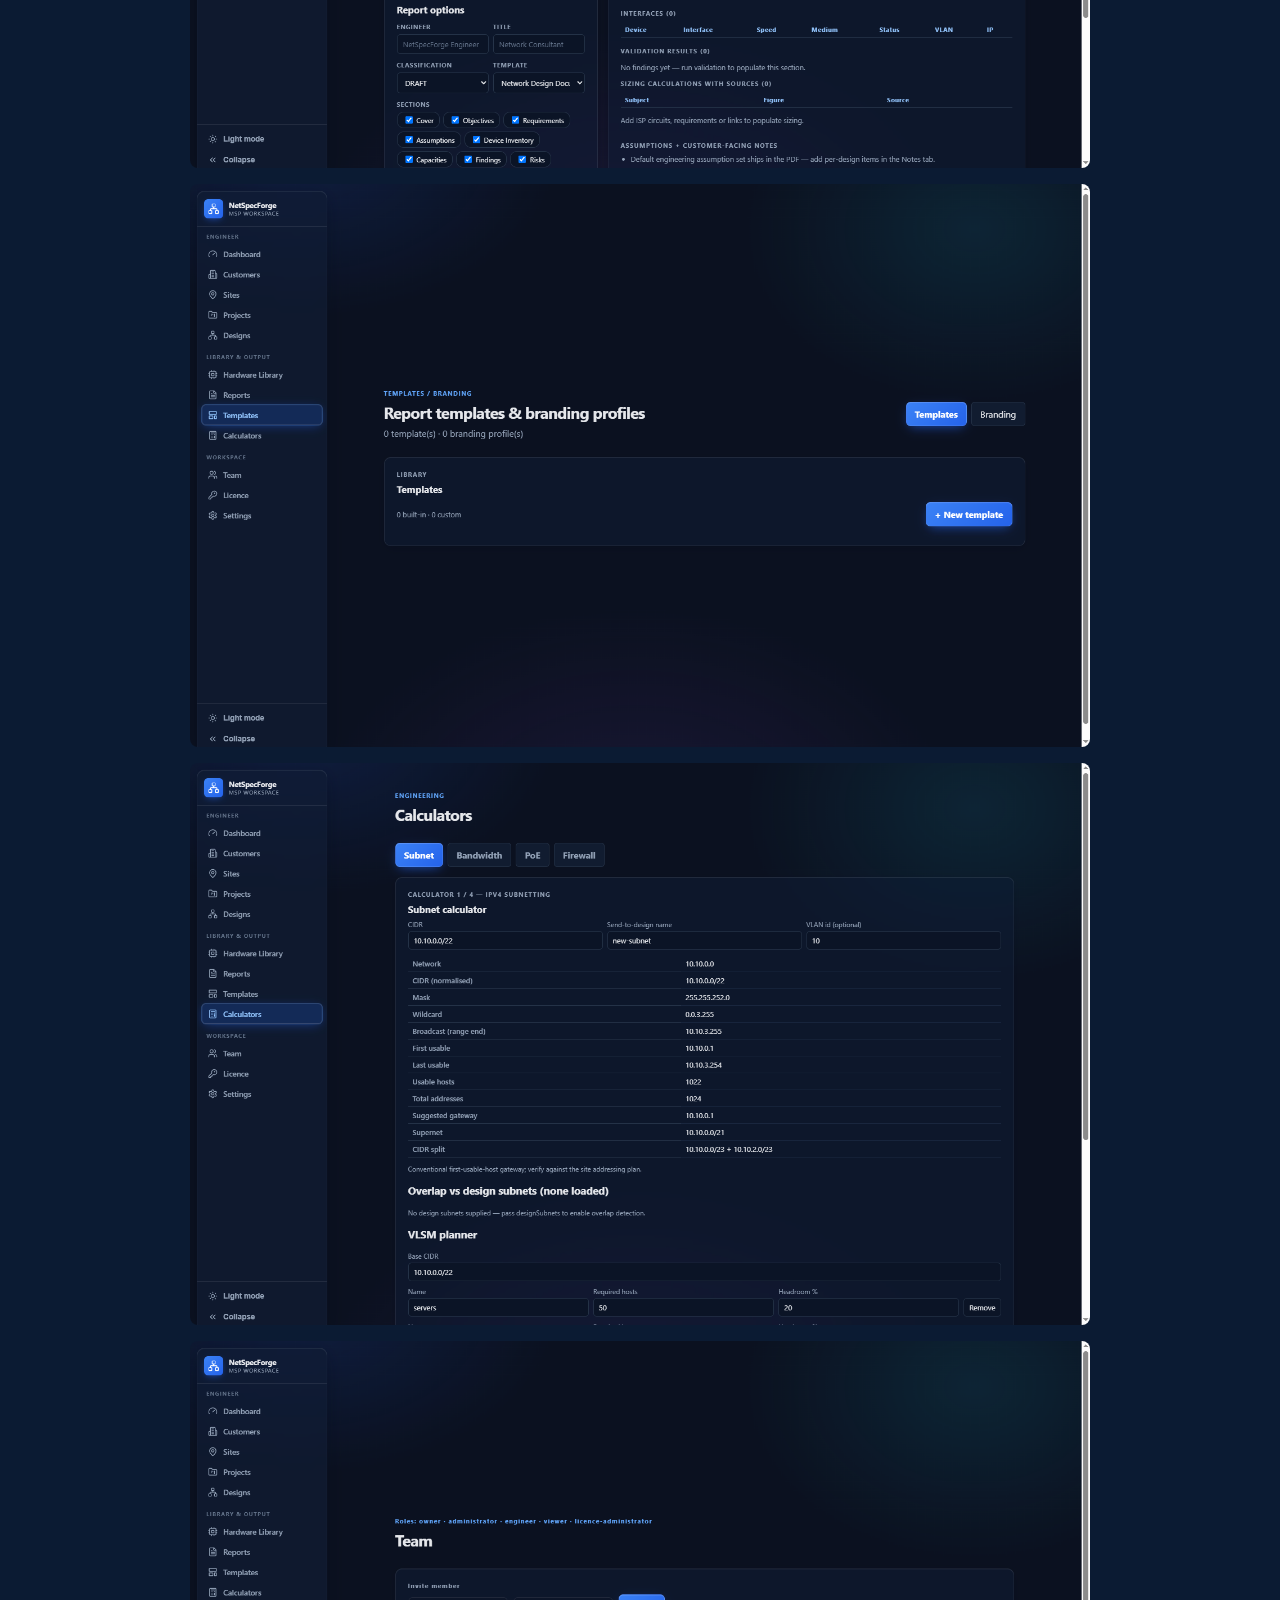
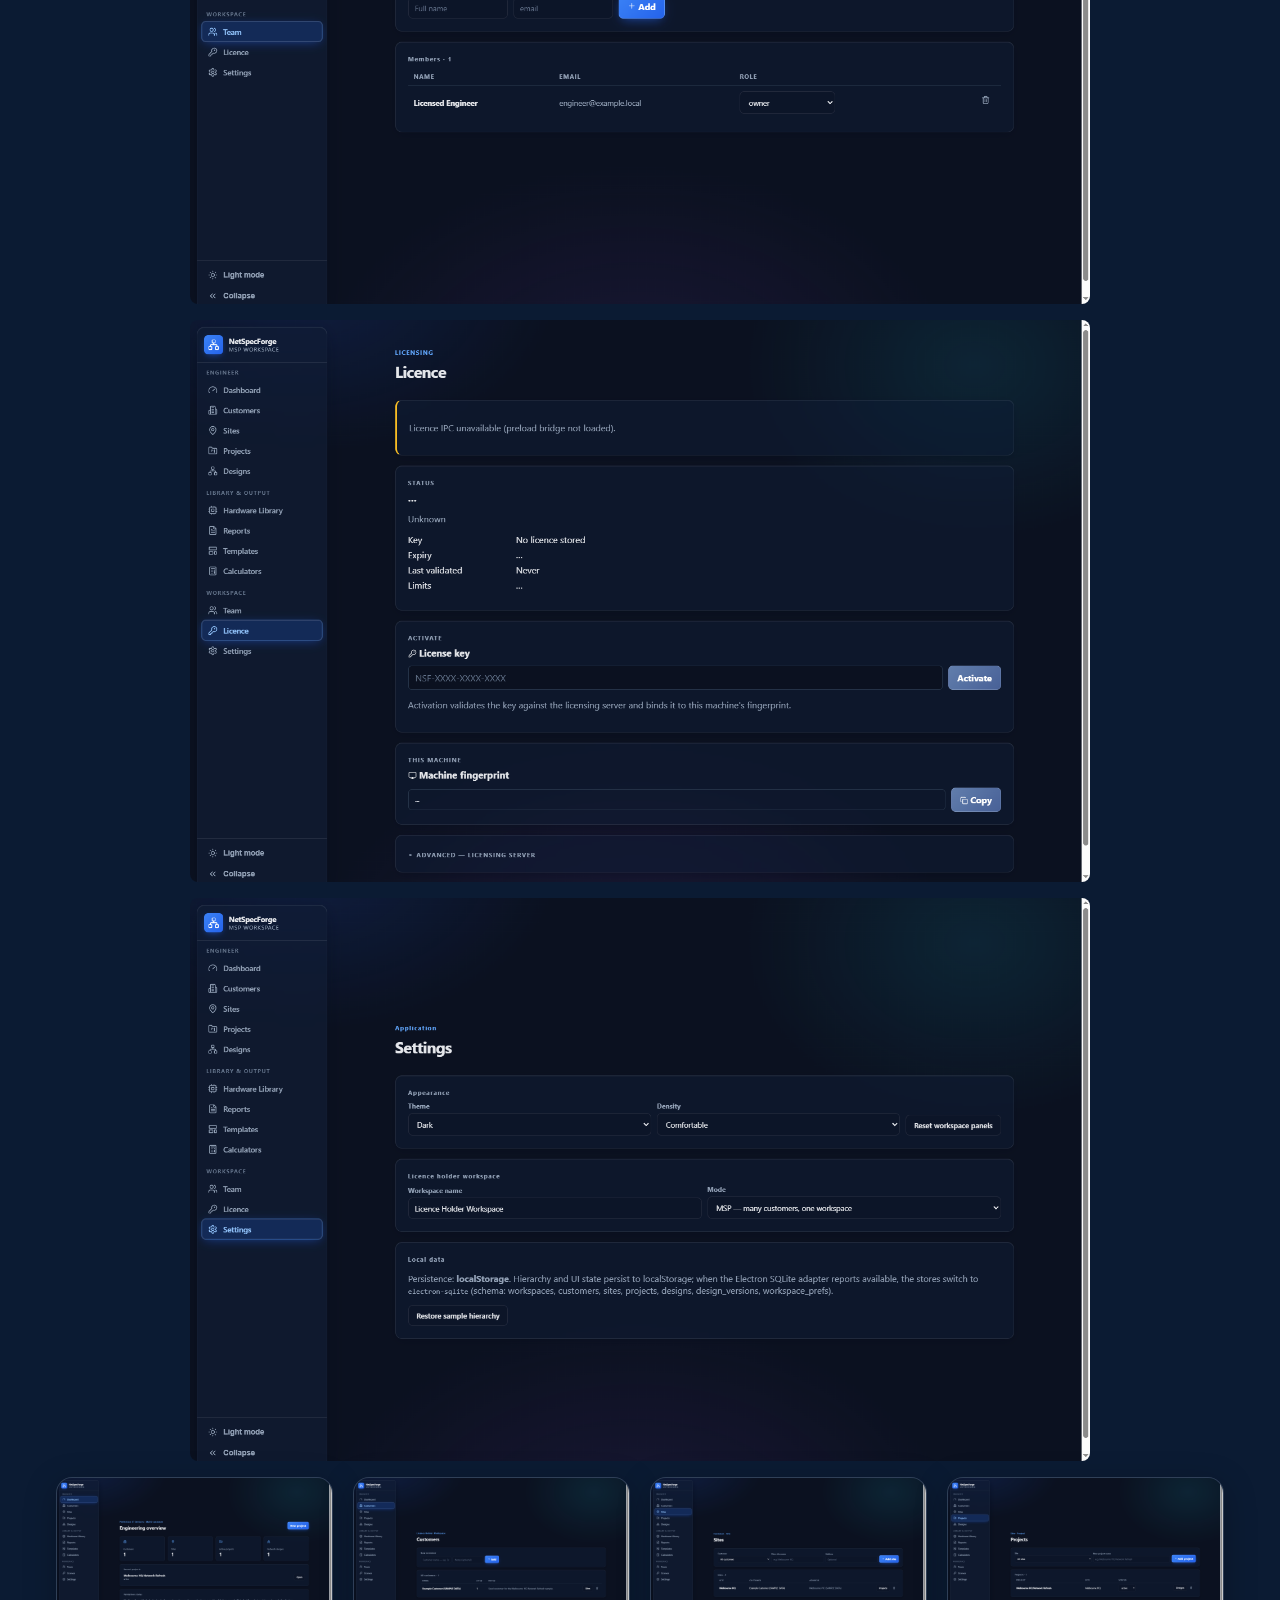
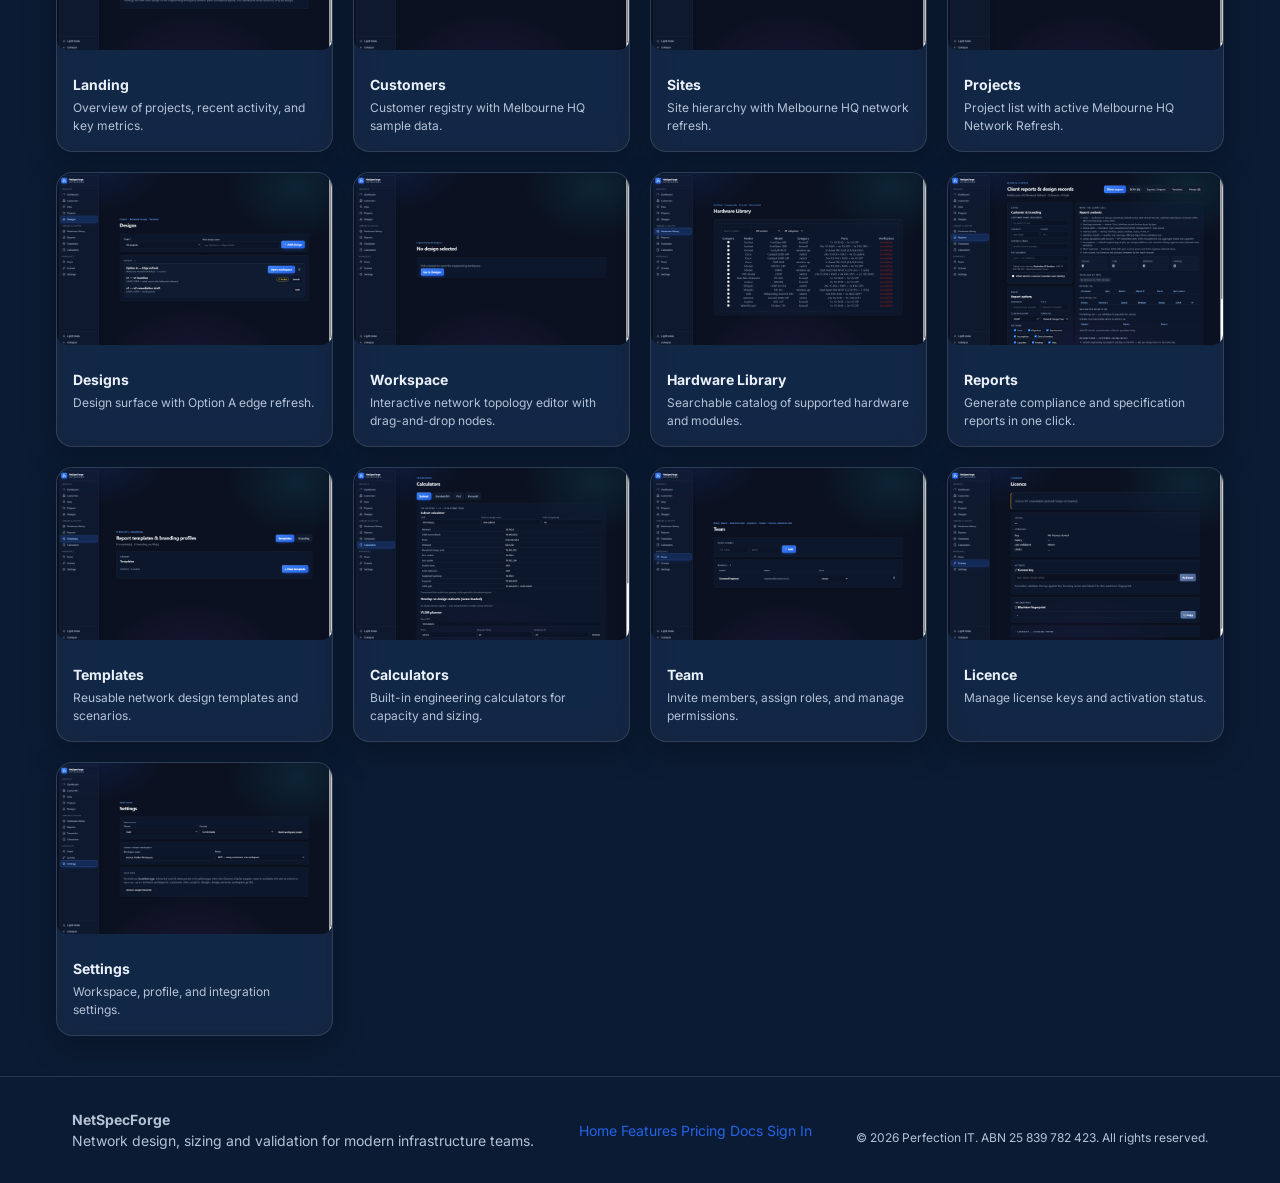
<file: screenshots.html>
<!doctype html>
<html lang="en">
<head>
<meta charset="utf-8">
<meta name="viewport" content="width=device-width,initial-scale=1">
<meta name="description" content="See NetSpecForge in action - screenshots of the network specification platform.">
<title>Screenshots | NetSpecForge</title>
<link rel="preconnect" href="https://fonts.googleapis.com">
<link rel="preconnect" href="https://fonts.gstatic.com" crossorigin>
<link href="https://fonts.googleapis.com/css2?family=Inter:wght@400;500;600;700;800&display=swap" rel="stylesheet">
<link rel="stylesheet" href="style.css">
</head>
<body>
<a class="skip-link" href="#main">Skip to main content</a>
<header class="nav">
  <div class="container nav-inner">
    <a class="brand" href="index.html" aria-label="NetSpecForge home">
      <span class="brand-mark" aria-hidden="true">
        <svg width="28" height="28" viewBox="0 0 28 28" fill="none"><path d="M3 22 L14 4 L25 22 Z" stroke="#2563EB" stroke-width="2.2" fill="rgba(37,99,235,0.15)"/><circle cx="14" cy="14" r="2.2" fill="#2563EB"/></svg>
      </span>
      <span>NetSpecForge</span>
    </a>
    <button class="hamburger" id="hamburger" aria-label="Toggle menu" aria-expanded="false" aria-controls="nav-links">
      <span></span><span></span><span></span>
    </button>
    <ul class="nav-links" id="nav-links">
      <li><a href="index.html">Home</a></li>
      <li><a href="index.html#features">Features</a></li>
      <li><a href="pricing.html">Pricing</a></li>
      <li><a href="docs.html">Docs</a></li>
      <li><a href="https://licensing.netspecforge.perfection-it.com/signin.html">Sign In</a></li>
      <li><a class="nav-cta" href="https://licensing.netspecforge.perfection-it.com/register.html">Sign Up</a></li>
    </ul>
  </div>
</header>

<header class="hero">
  <div class="container hero-inner">
    <h1>Screenshots</h1>
    <p>See NetSpecForge in action</p>
  </div>
  <div class="hero-glow" aria-hidden="true"></div>
</header>

<main id="main">
  <section class="gallery-section" aria-labelledby="gallery-heading">
    <h2 id="gallery-heading" class="sr-only">Screenshot gallery</h2>
    <img src="images/landing.png" alt="NetSpecForge landing" style="width:100%;max-width:900px;display:block;margin:0 auto 16px;border-radius:8px">
    <img src="images/customers.png" alt="NetSpecForge customers" style="width:100%;max-width:900px;display:block;margin:0 auto 16px;border-radius:8px">
    <img src="images/sites.png" alt="NetSpecForge sites" style="width:100%;max-width:900px;display:block;margin:0 auto 16px;border-radius:8px">
    <img src="images/projects.png" alt="NetSpecForge projects" style="width:100%;max-width:900px;display:block;margin:0 auto 16px;border-radius:8px">
    <img src="images/designs.png" alt="NetSpecForge designs" style="width:100%;max-width:900px;display:block;margin:0 auto 16px;border-radius:8px">
    <img src="images/workspace.png" alt="NetSpecForge workspace" style="width:100%;max-width:900px;display:block;margin:0 auto 16px;border-radius:8px">
    <img src="images/hardware.png" alt="NetSpecForge hardware" style="width:100%;max-width:900px;display:block;margin:0 auto 16px;border-radius:8px">
    <img src="images/reports.png" alt="NetSpecForge reports" style="width:100%;max-width:900px;display:block;margin:0 auto 16px;border-radius:8px">
    <img src="images/templates.png" alt="NetSpecForge templates" style="width:100%;max-width:900px;display:block;margin:0 auto 16px;border-radius:8px">
    <img src="images/calculators.png" alt="NetSpecForge calculators" style="width:100%;max-width:900px;display:block;margin:0 auto 16px;border-radius:8px">
    <img src="images/team.png" alt="NetSpecForge team" style="width:100%;max-width:900px;display:block;margin:0 auto 16px;border-radius:8px">
    <img src="images/licence.png" alt="NetSpecForge licence" style="width:100%;max-width:900px;display:block;margin:0 auto 16px;border-radius:8px">
    <img src="images/settings.png" alt="NetSpecForge settings" style="width:100%;max-width:900px;display:block;margin:0 auto 16px;border-radius:8px">
    <div class="gallery-grid" id="gallery" role="list"></div>
  </section>
</main>

<div class="lightbox" id="lightbox" role="dialog" aria-modal="true" aria-labelledby="lb-title" aria-hidden="true" tabindex="-1">
  <div class="lightbox-content" id="lb-content">
    <button class="lightbox-close" id="lb-close" aria-label="Close screenshot">&times;</button>
    <div class="lightbox-thumb" id="lb-thumb"></div>
    <div class="lightbox-info">
      <h2 id="lb-title"></h2>
      <p id="lb-desc"></p>
    </div>
  </div>
</div>

<footer class="footer">
  <div class="container footer-inner">
    <div>
      <strong>NetSpecForge</strong>
      <p>Network design, sizing and validation for modern infrastructure teams.</p>
    </div>
    <nav aria-label="Footer">
      <a href="index.html">Home</a>
      <a href="index.html#features">Features</a>
      <a href="pricing.html">Pricing</a>
      <a href="docs.html">Docs</a>
      <a href="https://licensing.netspecforge.perfection-it.com/signin.html">Sign In</a>
    </nav>
    <p class="copy">&copy; <span id="year"></span> Perfection IT. ABN 25 839 782 423. All rights reserved.</p>
  </div>
</footer>

<script>
const shots=[
  {label:"Landing",img:"images/landing.png",desc:"Overview of projects, recent activity, and key metrics.",color:"linear-gradient(135deg,#1e3a8a,#2563EB)"},
  {label:"Customers",img:"images/customers.png",desc:"Customer registry with Melbourne HQ sample data.",color:"linear-gradient(135deg,#0f766e,#14b8a6)"},
  {label:"Sites",img:"images/sites.png",desc:"Site hierarchy with Melbourne HQ network refresh.",color:"linear-gradient(135deg,#7c3aed,#a78bfa)"},
  {label:"Projects",img:"images/projects.png",desc:"Project list with active Melbourne HQ Network Refresh.",color:"linear-gradient(135deg,#b45309,#f59e0b)"},
  {label:"Designs",img:"images/designs.png",desc:"Design surface with Option A edge refresh.",color:"linear-gradient(135deg,#0e7490,#22d3ee)"},
  {label:"Workspace",img:"images/workspace.png",desc:"Interactive network topology editor with drag-and-drop nodes.",color:"linear-gradient(135deg,#be123c,#f43f5e)"},
  {label:"Hardware Library",img:"images/hardware.png",desc:"Searchable catalog of supported hardware and modules.",color:"linear-gradient(135deg,#3f6212,#84cc16)"},
  {label:"Reports",img:"images/reports.png",desc:"Generate compliance and specification reports in one click.",color:"linear-gradient(135deg,#475569,#94a3b8)"},
  {label:"Templates",img:"images/templates.png",desc:"Reusable network design templates and scenarios.",color:"linear-gradient(135deg,#7e22ce,#c084fc)"},
  {label:"Calculators",img:"images/calculators.png",desc:"Built-in engineering calculators for capacity and sizing.",color:"linear-gradient(135deg,#1d4ed8,#60a5fa)"},
  {label:"Team",img:"images/team.png",desc:"Invite members, assign roles, and manage permissions.",color:"linear-gradient(135deg,#92400e,#fbbf24)"},
  {label:"Licence",img:"images/licence.png",desc:"Manage license keys and activation status.",color:"linear-gradient(135deg,#9d174d,#ec4899)"},
  {label:"Settings",img:"images/settings.png",desc:"Workspace, profile, and integration settings.",color:"linear-gradient(135deg,#1e3a8a,#2563EB)"}
];

const gallery=document.getElementById('gallery');
shots.forEach((s)=>{
  const card=document.createElement('article');
  card.className='glass card';
  card.setAttribute('role','listitem');
  card.tabIndex=0;
  card.setAttribute('aria-label',s.label+' screenshot');
  card.innerHTML=`
    <div class="thumb" style="background:${s.color}">
      ${s.img ? `<img src="${s.img}" alt="${s.label}" style="width:100%;height:100%;object-fit:cover;display:block">` : `<span aria-hidden="true">${s.icon||""}</span>`}
    </div>
    <div class="card-body">
      <h3>${s.label}</h3>
      <p>${s.desc}</p>
    </div>`;
  card.addEventListener('click',()=>openLightbox(s));
  card.addEventListener('keydown',e=>{if(e.key==='Enter'||e.key===' '){e.preventDefault();openLightbox(s)}});
  gallery.appendChild(card);
});

const ham=document.getElementById('hamburger');
const navLinks=document.getElementById('nav-links');
const nav=document.querySelector('.nav');
if(ham&&navLinks){ham.addEventListener('click',()=>{const open=navLinks.classList.toggle('open');nav.classList.toggle('open',open);ham.setAttribute('aria-expanded',String(open));}); navLinks.querySelectorAll('a').forEach(a=>a.addEventListener('click',()=>{navLinks.classList.remove('open');nav.classList.remove('open');ham.setAttribute('aria-expanded','false');}));}

const lb=document.getElementById('lightbox');
const lbContent=document.getElementById('lb-content');
const lbThumb=document.getElementById('lb-thumb');
const lbTitle=document.getElementById('lb-title');
const lbDesc=document.getElementById('lb-desc');
const lbClose=document.getElementById('lb-close');
let lastFocus=null;
function getFocusable(){return [...lbContent.querySelectorAll('button,a,[tabindex]:not([tabindex="-1"])')].filter(el=>!el.disabled);}
function openLightbox(s){
  lastFocus=document.activeElement;
  lbThumb.style.background=s.color;
  lbThumb.innerHTML=`<span aria-hidden="true">${s.icon}</span>`;
  lbTitle.textContent=s.label;
  lbDesc.textContent=s.desc;
  lb.classList.add('active');
  lb.setAttribute('aria-hidden','false');
  lbClose.focus();
}
function closeLightbox(){
  lb.classList.remove('active');
  lb.setAttribute('aria-hidden','true');
  if(lastFocus) lastFocus.focus();
}
lbClose.addEventListener('click',closeLightbox);
lb.addEventListener('click',e=>{if(e.target===lb)closeLightbox()});
document.addEventListener('keydown',e=>{
  if(!lb.classList.contains('active')) return;
  if(e.key==='Escape'){closeLightbox();return;}
  if(e.key==='Tab'){
    const f=getFocusable(); if(!f.length) return;
    const first=f[0], last=f[f.length-1];
    if(e.shiftKey && document.activeElement===first){e.preventDefault();last.focus();}
    else if(!e.shiftKey && document.activeElement===last){e.preventDefault();first.focus();}
  }
});
document.getElementById('year').textContent = new Date().getFullYear();
</script>
</body>
</html>
</file>
<file: style.css>
/* NetSpecForge public website styles */
@import url('https://fonts.googleapis.com/css2?family=Inter:wght@400;500;600;700;800&display=swap');

:root {
  --color-bg: #0B1B33;
  --color-bg-soft: #0F2444;
  --color-surface: rgba(255,255,255,0.06);
  --color-accent: #2563EB;
  --color-accent-hover: #3B82F6;
  --color-text: #EAF1FB;
  --color-text-dim: #B6C2D6;
  --color-border: rgba(255,255,255,0.12);
  --color-danger: #EF4444;
  --color-success: #10B981;
  --color-warn: #F59E0B;

  --font-sans: "Inter", "Segoe UI", system-ui, -apple-system, sans-serif;
  --font-mono: "JetBrains Mono", "Consolas", monospace;
  --fs-xs: 0.75rem;
  --fs-sm: 0.875rem;
  --fs-base: 1rem;
  --fs-md: 1.125rem;
  --fs-lg: 1.25rem;
  --fs-xl: 1.5rem;
  --fs-2xl: 2rem;
  --fs-3xl: 2.75rem;
  --fw-normal: 400;
  --fw-medium: 500;
  --fw-semibold: 600;
  --fw-bold: 700;
  --lh-tight: 1.1;
  --lh-base: 1.5;

  --space-1: 0.25rem;
  --space-2: 0.5rem;
  --space-3: 0.75rem;
  --space-4: 1rem;
  --space-5: 1.25rem;
  --space-6: 1.5rem;
  --space-8: 2rem;
  --space-10: 2.5rem;
  --space-12: 3rem;
  --space-16: 4rem;
  --radius-sm: 0.375rem;
  --radius-md: 0.625rem;
  --radius-lg: 1rem;
  --radius-xl: 1.5rem;
  --shadow-sm: 0 2px 8px rgba(0,0,0,0.15);
  --shadow-md: 0 8px 24px rgba(0,0,0,0.25);
  --shadow-lg: 0 16px 48px rgba(0,0,0,0.35);
  --transition-fast: 150ms ease;
  --transition-base: 250ms ease;
  --transition-slow: 400ms ease;
  --bp-sm: 640px;
  --bp-md: 768px;
  --bp-lg: 1024px;
  --bp-xl: 1280px;
  --container-max: 1200px;
  --touch-min: 44px;
}

*, *::before, *::after { box-sizing: border-box; margin: 0; padding: 0; }

html { scroll-behavior: smooth; font-size: 16px; }
body {
  font-family: var(--font-sans);
  background: var(--color-bg);
  color: var(--color-text);
  line-height: var(--lh-base);
  -webkit-font-smoothing: antialiased;
  -moz-osx-font-smoothing: grayscale;
  overflow-x: hidden;
}

img, svg { max-width: 100%; display: block; }
a { color: var(--color-accent); text-decoration: none; transition: color var(--transition-fast); }
a:hover { color: var(--color-accent-hover); }
button { font: inherit; cursor: pointer; border: none; background: none; color: inherit; }

.container {
  width: 100%;
  max-width: var(--container-max);
  margin-inline: auto;
  padding-inline: var(--space-4);
}

@media (min-width: 640px) { .container { padding-inline: var(--space-6); } }
@media (min-width: 1024px) { .container { padding-inline: var(--space-8); } }

.btn {
  display: inline-flex;
  align-items: center;
  justify-content: center;
  gap: var(--space-2);
  min-height: var(--touch-min);
  min-width: var(--touch-min);
  padding: var(--space-2) var(--space-5);
  border-radius: var(--radius-md);
  font-size: var(--fs-sm);
  font-weight: var(--fw-semibold);
  line-height: 1;
  transition: background var(--transition-fast), color var(--transition-fast), transform var(--transition-fast), box-shadow var(--transition-fast);
  cursor: pointer;
}
.btn:hover { transform: translateY(-1px); }
.btn:active { transform: translateY(0); }
.btn:focus-visible { outline: 2px solid var(--color-accent); outline-offset: 2px; }

.btn-primary {
  background: var(--color-accent);
  color: #fff;
  box-shadow: 0 4px 14px rgba(37,99,235,0.35);
}
.btn-primary:hover { background: var(--color-accent-hover); }

.btn-secondary {
  background: var(--color-bg-soft);
  color: var(--color-text);
  border: 1px solid var(--color-border);
}
.btn-secondary:hover { background: var(--color-surface); border-color: var(--color-accent); }

.btn-ghost {
  background: transparent;
  color: var(--color-text);
  border: 1px solid var(--color-border);
}
.btn-ghost:hover { background: var(--color-surface); border-color: var(--color-accent); }

.card {
  background: var(--color-surface);
  border: 1px solid var(--color-border);
  border-radius: var(--radius-lg);
  padding: var(--space-6);
  transition: transform var(--transition-base), box-shadow var(--transition-base), border-color var(--transition-base);
}
.card:hover { transform: translateY(-4px); box-shadow: var(--shadow-md); border-color: rgba(37,99,235,0.4); }

.card-grid {
  display: grid;
  gap: var(--space-6);
  grid-template-columns: 1fr;
}
@media (min-width: 640px) { .card-grid { grid-template-columns: repeat(2, 1fr); } }
@media (min-width: 1024px) { .card-grid { grid-template-columns: repeat(3, 1fr); } }
@media (min-width: 1280px) { .card-grid { grid-template-columns: repeat(4, 1fr); } }

.glass {
  background: rgba(255,255,255,0.05);
  backdrop-filter: blur(16px) saturate(140%);
  -webkit-backdrop-filter: blur(16px) saturate(140%);
  border: 1px solid rgba(255,255,255,0.12);
  box-shadow: 0 8px 32px rgba(0,0,0,0.25), inset 0 1px 0 rgba(255,255,255,0.08);
  border-radius: var(--radius-lg);
}

.nav {
  position: sticky;
  top: 0;
  z-index: 50;
  background: rgba(11,27,51,0.85);
  backdrop-filter: blur(12px);
  -webkit-backdrop-filter: blur(12px);
  border-bottom: 1px solid var(--color-border);
}
.nav .container { display: flex; align-items: center; justify-content: space-between; min-height: 64px; }

.nav-links {
  display: none;
  list-style: none;
  gap: var(--space-6);
  align-items: center;
}
.nav-links a { color: var(--color-text-dim); font-size: var(--fs-sm); font-weight: var(--fw-medium); transition: color var(--transition-fast); }
.nav-links a:hover { color: var(--color-text); }

.nav-toggle {
  display: flex;
  align-items: center;
  justify-content: center;
  min-width: var(--touch-min);
  min-height: var(--touch-min);
  color: var(--color-text);
  font-size: 1.5rem;
}
.nav-toggle:focus-visible { outline: 2px solid var(--color-accent); outline-offset: 2px; border-radius: var(--radius-sm); }

@media (min-width: 768px) {
  .nav-links { display: flex; }
  .nav-toggle { display: none; }
}

/* Hamburger button (alias for nav-toggle) */
.hamburger {
  display: flex;
  flex-direction: column;
  gap: 4px;
  align-items: center;
  justify-content: center;
  min-width: var(--touch-min);
  min-height: var(--touch-min);
  color: var(--color-text);
  background: transparent;
  border: 1px solid var(--color-border);
  border-radius: var(--radius-sm);
  padding: var(--space-2);
  cursor: pointer;
}
.hamburger span { display: block; width: 18px; height: 2px; background: var(--color-text); border-radius: 2px; transition: transform var(--transition-fast), opacity var(--transition-fast); }
.hamburger:focus-visible { outline: 2px solid var(--color-accent); outline-offset: 2px; }

/* Mobile menu open state (toggled via JS) */
.nav.open .nav-links {
  display: flex;
  flex-direction: column;
  position: absolute;
  top: 64px;
  left: 0;
  right: 0;
  background: var(--color-bg-soft);
  padding: var(--space-4);
  border-bottom: 1px solid var(--color-border);
  gap: var(--space-2);
  z-index: 60;
}

@media (max-width: 767px) {
  .nav-links { display: none; }
  .nav-links.open { display: flex; flex-direction: column; position: absolute; top: 64px; left: 0; right: 0; background: var(--color-bg-soft); padding: var(--space-4); border-bottom: 1px solid var(--color-border); gap: var(--space-2); z-index: 60; }
  .nav.open .nav-links { display: flex; }
  .hamburger { display: flex; }
}
@media (min-width: 768px) {
  .hamburger { display: none; }
}

.hero {
  padding: var(--space-16) 0 var(--space-12);
  text-align: center;
}
.hero h1 {
  font-size: var(--fs-2xl);
  font-weight: var(--fw-bold);
  line-height: var(--lh-tight);
  margin-bottom: var(--space-4);
  background: linear-gradient(135deg, #fff, var(--color-accent));
  -webkit-background-clip: text;
  background-clip: text;
  color: transparent;
}
.hero p { color: var(--color-text-dim); font-size: var(--fs-md); max-width: 640px; margin-inline: auto; margin-bottom: var(--space-8); }

@media (min-width: 768px) { .hero h1 { font-size: var(--fs-3xl); } }
@media (min-width: 1024px) { .hero { padding: var(--space-16) 0 var(--space-16); } }

.section { padding: var(--space-12) 0; }
.section-title {
  font-size: var(--fs-xl);
  font-weight: var(--fw-semibold);
  margin-bottom: var(--space-6);
}

.footer {
  border-top: 1px solid var(--color-border);
  padding: var(--space-8) 0;
  color: var(--color-text-dim);
  font-size: var(--fs-sm);
}
.footer .container { display: flex; flex-wrap: wrap; gap: var(--space-4); justify-content: space-between; align-items: center; }

.table {
  width: 100%;
  border-collapse: collapse;
  font-size: var(--fs-sm);
}
.table th, .table td {
  padding: var(--space-3) var(--space-4);
  text-align: left;
  border-bottom: 1px solid var(--color-border);
}
.table th { color: var(--color-text-dim); font-weight: var(--fw-semibold); text-transform: uppercase; font-size: var(--fs-xs); letter-spacing: 0.05em; }
.table tr:hover td { background: var(--color-surface); }

.modal {
  position: fixed;
  inset: 0;
  z-index: 100;
  display: none;
  align-items: center;
  justify-content: center;
  padding: var(--space-4);
  background: rgba(0,0,0,0.6);
  backdrop-filter: blur(4px);
}
.modal.open { display: flex; }
.modal-content {
  background: var(--color-bg-soft);
  border: 1px solid var(--color-border);
  border-radius: var(--radius-xl);
  padding: var(--space-8);
  max-width: 560px;
  width: 100%;
  max-height: 90vh;
  overflow-y: auto;
  box-shadow: var(--shadow-lg);
}

.tabs { display: flex; gap: var(--space-2); border-bottom: 1px solid var(--color-border); margin-bottom: var(--space-6); }
.tab {
  padding: var(--space-3) var(--space-4);
  min-height: var(--touch-min);
  color: var(--color-text-dim);
  font-weight: var(--fw-medium);
  border-bottom: 2px solid transparent;
  transition: color var(--transition-fast), border-color var(--transition-fast);
}
.tab:hover { color: var(--color-text); }
.tab.active { color: var(--color-accent); border-bottom-color: var(--color-accent); }

/* Scroll animations */
.fade-in, .slide-up {
  opacity: 0;
  transition: opacity var(--transition-slow), transform var(--transition-slow);
}
.fade-in { transform: none; }
.slide-up { transform: translateY(24px); }
.fade-in.visible, .slide-up.visible { opacity: 1; transform: translateY(0); }

/* Focus-visible outlines globally */
:focus-visible {
  outline: 2px solid var(--color-accent);
  outline-offset: 2px;
  border-radius: var(--radius-sm);
}
:focus:not(:focus-visible) { outline: none; }

/* Reduced motion */
@media (prefers-reduced-motion: reduce) {
  html { scroll-behavior: auto; }
  *, *::before, *::after {
    animation-duration: 0.01ms !important;
    animation-iteration-count: 1 !important;
    transition-duration: 0.01ms !important;
    scroll-behavior: auto !important;
  }
  .fade-in, .slide-up, .reveal, .in { opacity: 1; transform: none; }
}

/* Utility */
.text-dim { color: var(--color-text-dim); }
.text-accent { color: var(--color-accent); }
.mt-4 { margin-top: var(--space-4); }
.mb-4 { margin-bottom: var(--space-4); }
.flex { display: flex; }
.flex-center { display: flex; align-items: center; justify-content: center; }
.gap-4 { gap: var(--space-4); }

/* Brand */
.brand { display: flex; align-items: center; gap: var(--space-3); color: var(--color-text); font-weight: var(--fw-bold); font-size: var(--fs-lg); }
.brand-mark { display: inline-flex; align-items: center; justify-content: center; width: 32px; height: 32px; }
.brand-mark svg { width: 28px; height: 28px; }

/* Hero */
.accent { color: var(--color-accent); }
.eyebrow { display: inline-block; color: var(--color-accent); font-size: var(--fs-xs); font-weight: var(--fw-semibold); text-transform: uppercase; letter-spacing: 0.1em; margin-bottom: var(--space-3); }
.subhead { color: var(--color-text-dim); font-size: var(--fs-md); max-width: 640px; margin-inline: auto; margin-bottom: var(--space-8); }
.hero-ctas { display: flex; flex-wrap: wrap; gap: var(--space-3); justify-content: center; margin-bottom: var(--space-8); }
.btn-lg { padding: var(--space-3) var(--space-6); font-size: var(--fs-base); }
.btn-outline { background: transparent; color: var(--color-text); border: 1px solid var(--color-border); }
.btn-outline:hover { background: var(--color-surface); border-color: var(--color-accent); }
.hero-stats { display: flex; flex-wrap: wrap; gap: var(--space-6); justify-content: center; color: var(--color-text-dim); font-size: var(--fs-sm); }
.hero-stats > div { display: flex; flex-direction: column; align-items: center; gap: var(--space-1); }
.hero-stats strong { color: var(--color-text); font-size: var(--fs-lg); font-weight: var(--fw-bold); }
.hero-glow { position: absolute; top: 0; left: 50%; transform: translateX(-50%); width: 600px; height: 600px; background: radial-gradient(circle, rgba(37,99,235,0.15), transparent 70%); pointer-events: none; z-index: -1; }
.hero-inner { position: relative; z-index: 1; }

/* Trust */
.trust { padding: var(--space-8) 0; text-align: center; background: var(--color-bg-soft); }
.trust-label { color: var(--color-text-dim); font-size: var(--fs-sm); margin-bottom: var(--space-4); }
.logos { display: flex; flex-wrap: wrap; gap: var(--space-6); justify-content: center; }
.logo { color: var(--color-text-dim); font-size: var(--fs-sm); font-weight: var(--fw-medium); opacity: 0.6; }

/* Features */
.section-sub { color: var(--color-text-dim); font-size: var(--fs-md); margin-bottom: var(--space-8); text-align: center; }
.grid { display: grid; gap: var(--space-6); grid-template-columns: 1fr; }
.features-grid { grid-template-columns: repeat(auto-fit, minmax(240px, 1fr)); }
.pricing-grid { grid-template-columns: repeat(auto-fit, minmax(280px, 1fr)); max-width: 900px; margin-inline: auto; }
  .pricing-card { display: flex; flex-direction: column; position: relative; }
.pricing-card.featured { border-color: rgba(37,99,235,0.5); }
.badge { display: inline-block; background: var(--color-accent); color: #fff; font-size: var(--fs-xs); font-weight: var(--fw-semibold); padding: var(--space-1) var(--space-3); border-radius: var(--radius-xl); text-transform: uppercase; letter-spacing: 0.05em; }
.price { display: flex; align-items: baseline; gap: var(--space-1); font-size: var(--fs-2xl); font-weight: var(--fw-bold); color: var(--color-accent); margin: var(--space-3) 0; }
.currency { font-size: var(--fs-lg); color: var(--color-text); }
.period { font-size: var(--fs-sm); color: var(--color-text-dim); font-weight: var(--fw-normal); }
.docs-box { padding: var(--space-8); text-align: center; }
.docs-box h2 { font-size: var(--fs-2xl); margin-bottom: var(--space-2); }
.docs-box p { color: var(--color-text-dim); margin-bottom: var(--space-6); }

/* Footer */
.footer-inner { display: flex; flex-wrap: wrap; gap: var(--space-4); justify-content: space-between; align-items: center; }
.copy { color: var(--color-text-dim); font-size: var(--fs-xs); margin-top: var(--space-4); }

/* Skip link */
.skip-link { position: absolute; top: -40px; left: var(--space-4); background: var(--color-accent); color: #fff; padding: var(--space-2) var(--space-4); border-radius: var(--radius-sm); z-index: 100; transition: top var(--transition-fast); }
.skip-link:focus { top: var(--space-4); }

/* Reveal */
.reveal { opacity: 0; transform: translateY(20px); transition: opacity var(--transition-slow), transform var(--transition-slow); }
.reveal.visible { opacity: 1; transform: translateY(0); }

/* Missing shared classes */
.nav-inner { display: flex; align-items: center; justify-content: space-between; gap: var(--space-4); min-height: 64px; }
.features { padding: var(--space-12) 0; }
.pricing { padding: var(--space-12) 0; }
.docs { padding: var(--space-12) 0; }
.featured { position: relative; }
.cta { text-align: center; margin-top: var(--space-6); }
.cta .btn { min-width: 200px; }

/* FAQ */
.faq { padding: var(--space-12) 0; background: var(--color-bg-soft); }
.faq-grid { max-width: 760px; margin: 0 auto; display: grid; gap: var(--space-3); }
.faq-item { border: 1px solid var(--color-border); border-radius: var(--radius-md); overflow: hidden; background: var(--color-surface); }
.faq-btn { width: 100%; text-align: left; padding: var(--space-4); background: transparent; border: none; color: var(--color-text); font-size: var(--fs-base); font-weight: var(--fw-medium); cursor: pointer; display: flex; justify-content: space-between; align-items: center; gap: var(--space-3); transition: background var(--transition-fast); }
.faq-btn:hover { background: rgba(255,255,255,0.04); }
.faq-btn[aria-expanded="true"] { background: rgba(37,99,235,0.08); }
.faq-btn .qmark { width: 24px; height: 24px; border: 1px solid var(--color-border); border-radius: 50%; display: grid; place-items: center; font-size: 13px; font-weight: 700; flex-shrink: 0; margin-left: var(--space-2); }
.faq-btn svg { width: 16px; height: 16px; stroke: var(--color-text-dim); transition: transform var(--transition-fast); flex-shrink: 0; }
.faq-btn[aria-expanded="true"] svg { transform: rotate(180deg); }
.faq-panel { max-height: 0; overflow: hidden; transition: max-height .3s ease, padding .3s ease; font-size: var(--fs-sm); color: var(--color-text-dim); line-height: 1.6; }
.faq-panel p { padding: 0 var(--space-4) var(--space-4); }

/* Docs */
.step-grid { display: grid; grid-template-columns: repeat(auto-fit, minmax(240px, 1fr)); gap: var(--space-4); }
.step { background: var(--color-surface); border: 1px solid var(--color-border); border-radius: var(--radius-md); padding: var(--space-4); }
.step .num { display: inline-flex; align-items: center; justify-content: center; width: 26px; height: 26px; border-radius: 50%; background: var(--color-accent); color: #fff; font-size: 13px; font-weight: 700; margin-bottom: var(--space-2); }
.step h4 { font-size: var(--fs-sm); margin-bottom: var(--space-1); }
.step p { font-size: var(--fs-xs); color: var(--color-text-dim); }
.kbd { display: inline-flex; align-items: center; justify-content: center; min-width: 20px; height: 20px; background: var(--color-surface); border: 1px solid var(--color-border); border-radius: 5px; font-size: 12px; font-weight: 600; padding: 0 var(--space-2); color: var(--color-text); }
.code { background: #0e172a; border: 1px solid var(--color-border); border-radius: var(--radius-md); padding: var(--space-4); margin-top: var(--space-4); overflow-x: auto; font-family: var(--font-mono); font-size: 13px; line-height: 1.45; position: relative; }
.code pre { margin: 0; color: #d1d5fa; }
.copy-btn { position: absolute; top: 10px; right: 10px; background: rgba(255,255,255,0.10); border: 1px solid var(--color-border); color: #fff; border-radius: 6px; padding: 4px 8px; font-size: 12px; cursor: pointer; font-family: inherit; }
.copy-btn:hover { background: rgba(37,99,235,0.35); }
.note { border-left: 3px solid var(--color-accent); background: rgba(37,99,235,0.08); padding: var(--space-3) var(--space-4); border-radius: 0 var(--radius-sm) var(--radius-sm) 0; margin-top: var(--space-4); font-size: var(--fs-sm); color: var(--color-text-dim); }
.warn-box { border-left-color: var(--color-warn); background: rgba(245,158,11,0.08); }
.mt-16 { margin-top: 16px; }

/* Screenshots */
.gallery-section { max-width: 1200px; margin: 0 auto; padding: var(--space-10) var(--space-4); }
.gallery-grid { display: grid; grid-template-columns: repeat(auto-fill, minmax(260px, 1fr)); gap: var(--space-5); }
.gallery-grid .card { cursor: pointer; padding: 0; overflow: hidden; }
.card-body { padding: var(--space-4); }
.thumb { aspect-ratio: 16/10; border-radius: var(--radius-md); display: flex; align-items: center; justify-content: center; font-size: 40px; position: relative; overflow: hidden; }
.thumb-label { position: absolute; bottom: 10px; left: 10px; background: rgba(0,0,0,0.5); padding: 4px 10px; border-radius: 6px; font-size: 12px; font-weight: 600; backdrop-filter: blur(4px); }
.card-body h3 { margin: var(--space-2) 0 var(--space-1); font-size: var(--fs-sm); }
.card-body p { color: var(--color-text-dim); font-size: var(--fs-xs); }
.lightbox { position: fixed; inset: 0; z-index: 100; display: none; align-items: center; justify-content: center; padding: var(--space-4); background: rgba(5,12,24,0.85); backdrop-filter: blur(8px); }
.lightbox.active { display: flex; }
.lightbox-content { max-width: 900px; width: 100%; position: relative; }
.lightbox-thumb { aspect-ratio: 16/10; border-radius: var(--radius-lg); display: flex; align-items: center; justify-content: center; font-size: 64px; position: relative; }
.lightbox-info { margin-top: var(--space-4); text-align: center; }
.lightbox-info h2 { font-size: var(--fs-xl); }
.lightbox-info p { color: var(--color-text-dim); margin-top: var(--space-2); }
.lightbox-close { position: absolute; top: -40px; right: 0; background: none; border: none; color: #fff; font-size: 32px; cursor: pointer; width: 40px; height: 40px; display: flex; align-items: center; justify-content: center; }
.lightbox-close:focus-visible { outline: 2px solid var(--color-accent); outline-offset: 2px; }

/* Nav CTA */
.nav-cta { background: var(--color-accent); color: #fff; padding: var(--space-2) var(--space-4); border-radius: var(--radius-md); font-weight: var(--fw-medium); font-size: var(--fs-sm); }
.nav-cta:hover { background: var(--color-accent-hover); }

/* Utility */
.sr-only { position: absolute; width: 1px; height: 1px; padding: 0; margin: -1px; overflow: hidden; clip: rect(0,0,0,0); white-space: nowrap; border: 0; }

/* Footer variants */
.footer-brand { font-size: var(--fs-lg); font-weight: var(--fw-bold); }
.footer-links { display: flex; flex-wrap: wrap; gap: var(--space-4); list-style: none; justify-content: center; }
.footer-links a { color: var(--color-text-dim); text-decoration: none; font-size: var(--fs-sm); transition: color var(--transition-fast); }
.footer-links a:hover { color: var(--color-text); }
.fine { color: var(--color-text-dim); font-size: var(--fs-xs); }

/* Skip link alias */
.skip { position: absolute; left: -9999px; top: 0; z-index: 100; background: var(--color-accent); color: #fff; padding: var(--space-2) var(--space-4); text-decoration: none; font-weight: 600; border-radius: var(--radius-sm); }
.skip:focus { left: var(--space-4); top: var(--space-4); }
/* redeploy */
</file>
